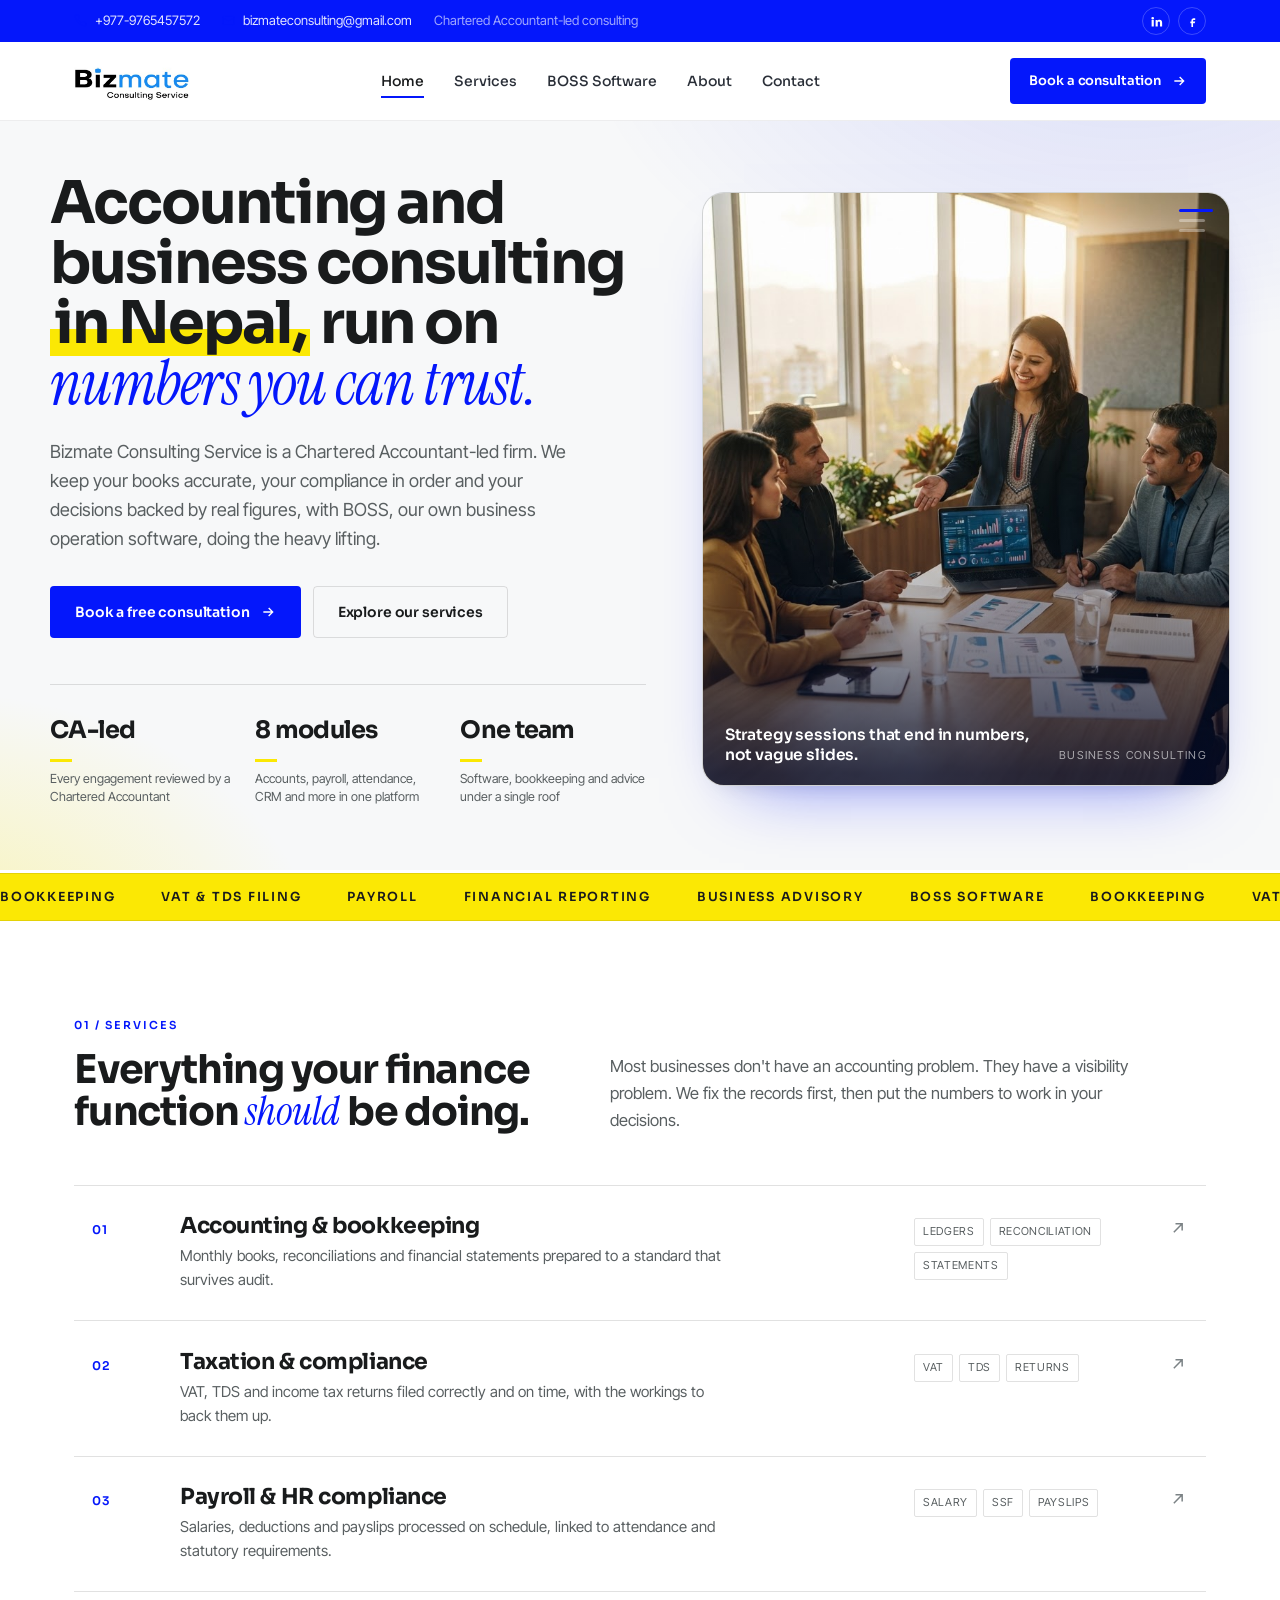
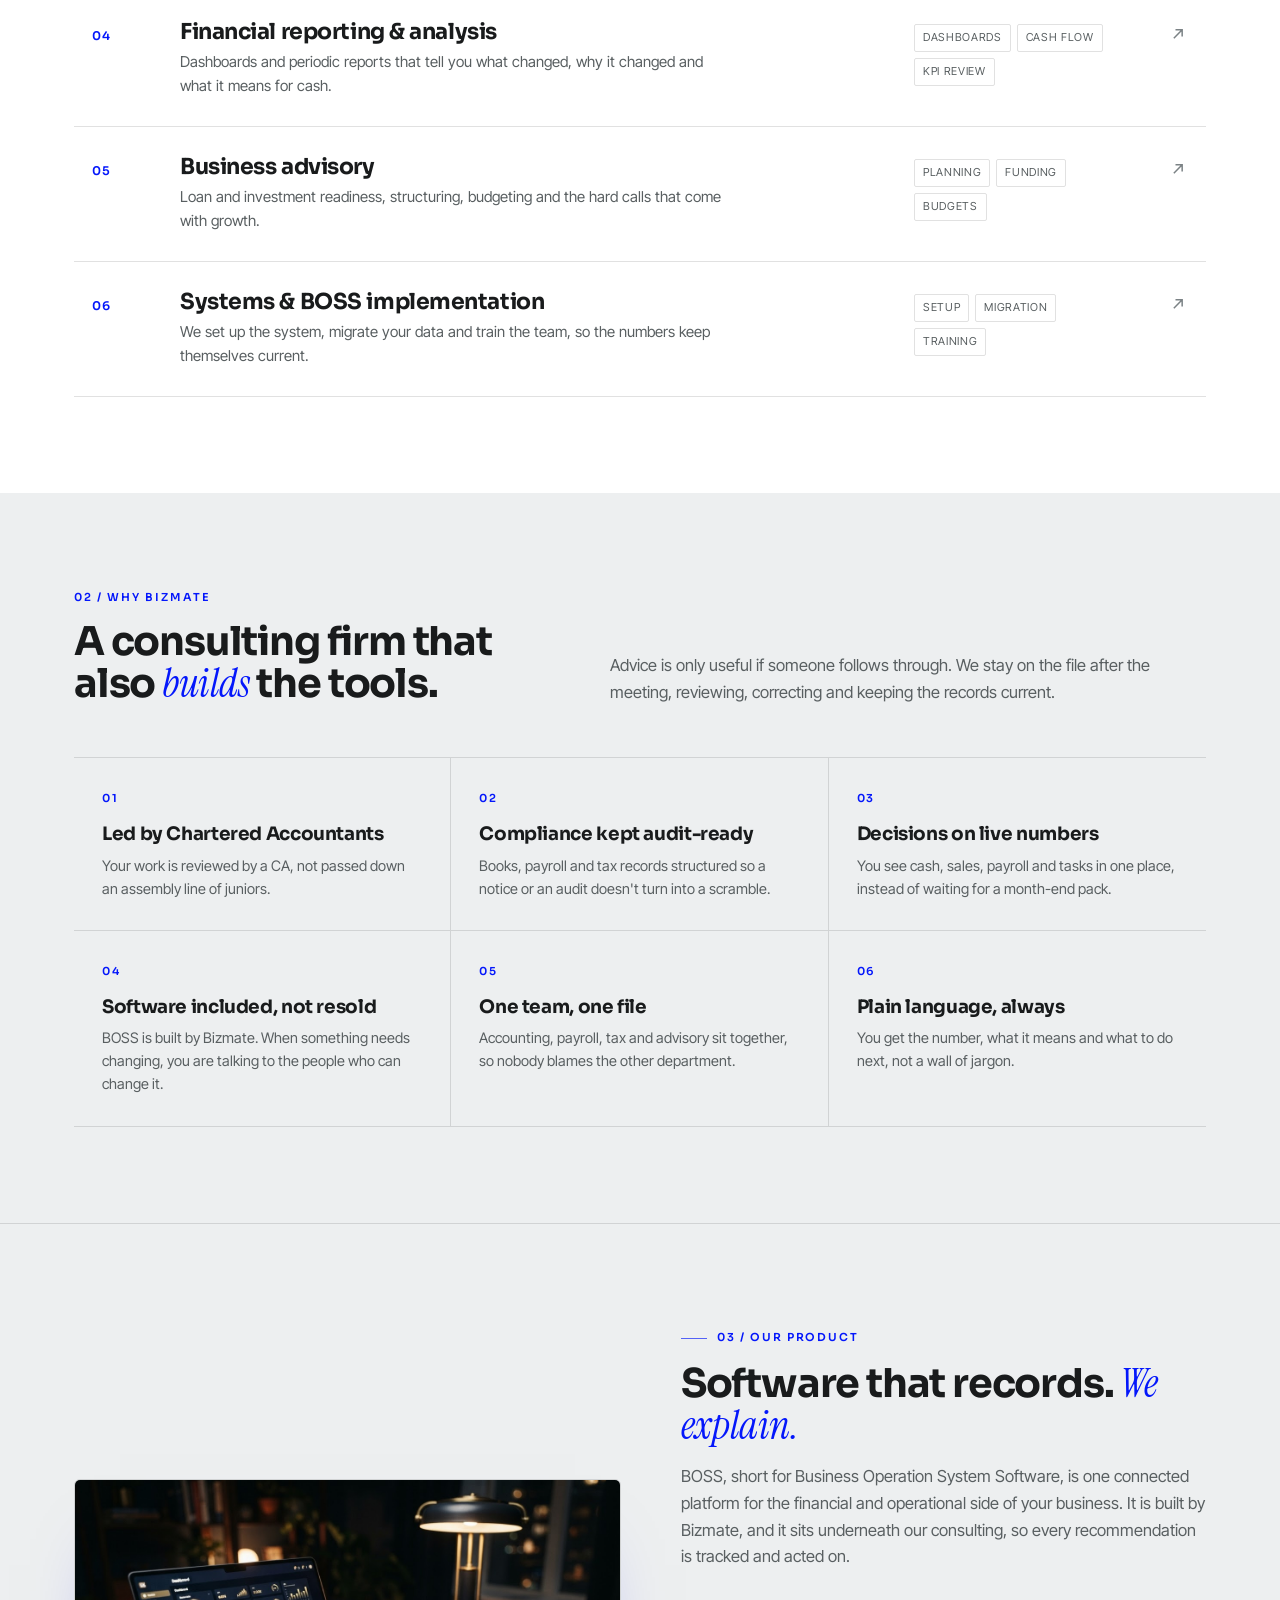
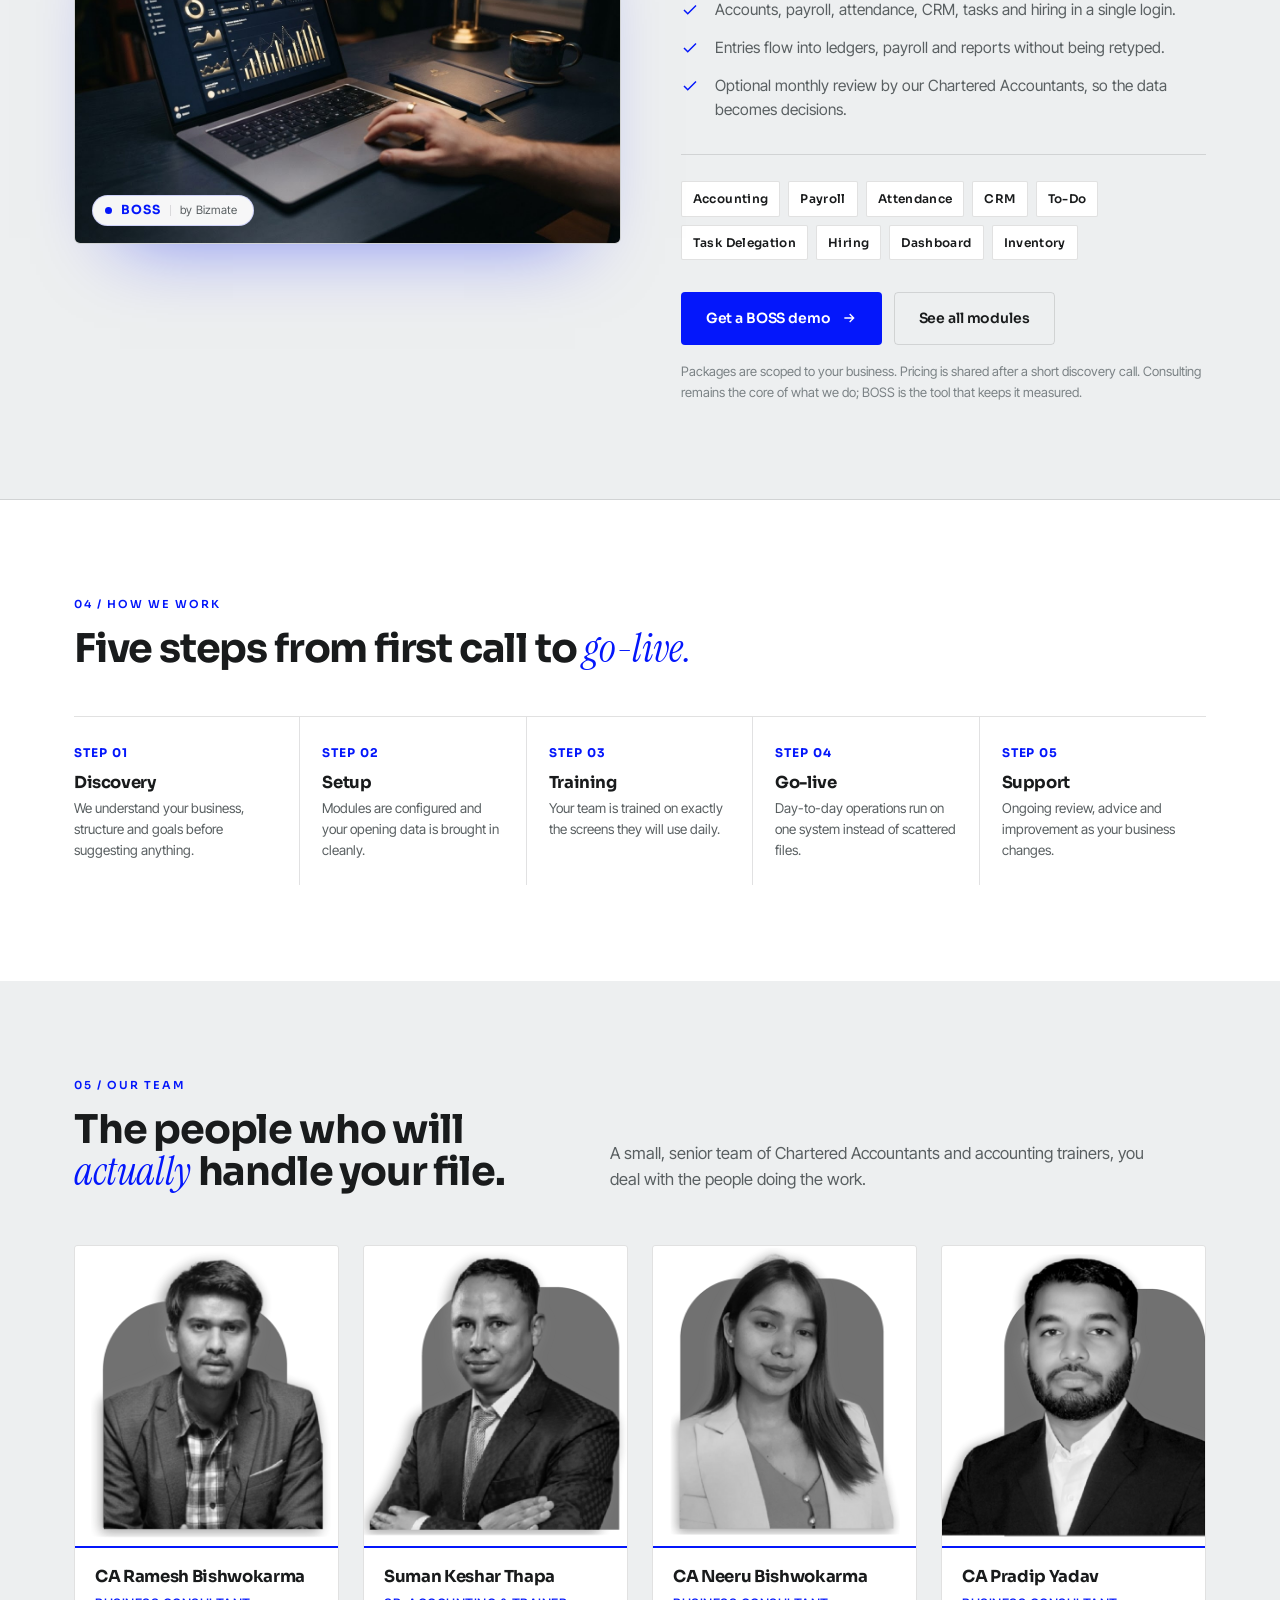
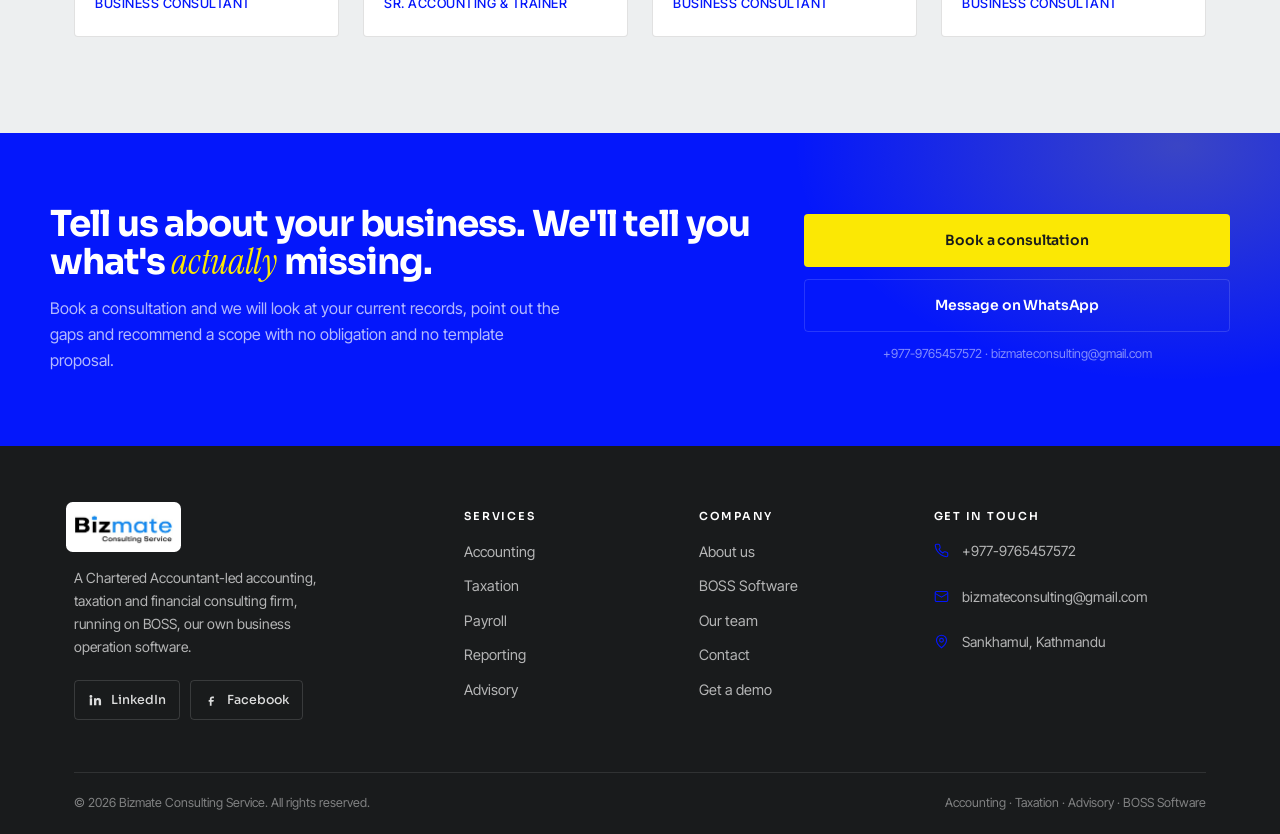
<file: index.html>
<!doctype html>
<html lang="en">
  <head>
    <meta charset="utf-8" />
    <meta name="viewport" content="width=device-width, initial-scale=1" />
    <title>
      Bizmate Consulting Service | Accounting &amp; Business Consulting in Nepal
    </title>
    <meta
      name="description"
      content="Chartered Accountant-led accounting, taxation, payroll and business consulting in Nepal. Clear numbers, audit-ready compliance, and BOSS, our own business operation software."
    />
    <meta
      name="keywords"
      content="business consulting Nepal, chartered accountant Nepal, accounting services Kathmandu, tax filing Nepal, payroll services Nepal, BOSS software, Bizmate Consulting"
    />
    <meta name="author" content="Bizmate Consulting Service" />
    <meta name="robots" content="index, follow" />
    <link rel="canonical" href="https://bizmateconsulting.com.np/" />
    <meta property="og:type" content="website" />
    <meta property="og:site_name" content="Bizmate Consulting Service" />
    <meta
      property="og:title"
      content="Bizmate Consulting Service | Accounting &amp; Business Consulting in Nepal"
    />
    <meta
      property="og:description"
      content="Chartered Accountant-led accounting, taxation and business consulting in Nepal, powered by BOSS, our own business operation software."
    />
    <meta property="og:url" content="https://bizmateconsulting.com.np/" />
    <meta name="twitter:card" content="summary_large_image" />
    <meta name="theme-color" content="#0417FB" />
    <link rel="icon" href="assets/bizmate-logo.jpg" />
    <link rel="preconnect" href="https://fonts.googleapis.com" />
    <link rel="preconnect" href="https://fonts.gstatic.com" crossorigin />
    <link
      href="https://fonts.googleapis.com/css2?family=Sora:wght@400;500;600;700;800&family=Inter+Tight:wght@400;500;600&family=Instrument+Serif:ital@0;1&display=swap"
      rel="stylesheet"
    />
    <link rel="stylesheet" href="styles.css" />
    <script type="application/ld+json">
      {
        "@context": "https://schema.org",
        "@type": "AccountingService",
        "name": "Bizmate Consulting Service",
        "description": "Accounting, taxation and financial consulting firm led by Chartered Accountants in Nepal.",
        "email": "bizmateconsulting@gmail.com",
        "telephone": "+977-9765457572",
        "url": "https://bizmateconsulting.com.np/",
        "areaServed": "Nepal",
        "sameAs": [
          "https://www.linkedin.com/company/bizmate-consulting-services/home/",
          "https://www.facebook.com/bizmateconsulting/"
        ],
        "serviceType": [
          "Accounting",
          "Taxation",
          "Payroll",
          "Business Consulting",
          "Business Software"
        ]
      }
    </script>
  </head>
  <body>
    <a class="skip" href="#main">Skip to content</a>

    <!-- TOPBAR -->
    <div class="topbar">
      <div class="wrap topbar-inner">
        <div class="topbar-left">
          <a class="topbar-item" href="tel:+9779765457572">
            <svg
              viewBox="0 0 24 24"
              fill="none"
              stroke="currentColor"
              stroke-width="1.8"
              aria-hidden="true"
            >
              <path
                d="M22 16.9v3a2 2 0 0 1-2.2 2 19.8 19.8 0 0 1-8.6-3.1 19.5 19.5 0 0 1-6-6A19.8 19.8 0 0 1 2.1 4.2 2 2 0 0 1 4.1 2h3a2 2 0 0 1 2 1.7c.1 1 .4 1.9.7 2.8a2 2 0 0 1-.5 2.1L8.1 9.9a16 16 0 0 0 6 6l1.3-1.3a2 2 0 0 1 2.1-.5c.9.3 1.8.6 2.8.7a2 2 0 0 1 1.7 2Z"
              />
            </svg>
            +977-9765457572
          </a>
          <a class="topbar-item" href="mailto:bizmateconsulting@gmail.com">
            <svg
              viewBox="0 0 24 24"
              fill="none"
              stroke="currentColor"
              stroke-width="1.8"
              aria-hidden="true"
            >
              <rect x="2" y="4" width="20" height="16" rx="2" />
              <path d="m2 7 10 6 10-6" />
            </svg>
            bizmateconsulting@gmail.com
          </a>
          <span class="tb-note">Chartered Accountant-led consulting</span>
        </div>
        <div class="social" aria-label="Bizmate on social media">
          <a
            href="https://www.linkedin.com/company/bizmate-consulting-services/home/"
            target="_blank"
            rel="noopener noreferrer"
            aria-label="Bizmate Consulting on LinkedIn"
          >
            <svg viewBox="0 0 24 24" fill="currentColor" aria-hidden="true">
              <path
                d="M4.98 3.5a2.5 2.5 0 1 1 0 5 2.5 2.5 0 0 1 0-5ZM3 9h4v12H3V9Zm7 0h3.8v1.7h.05c.53-.95 1.83-1.95 3.77-1.95 4.03 0 4.78 2.5 4.78 5.75V21h-4v-5.7c0-1.36-.02-3.1-1.9-3.1-1.9 0-2.2 1.47-2.2 2.99V21h-4V9Z"
              />
            </svg>
          </a>
          <a
            href="https://www.facebook.com/bizmateconsulting/"
            target="_blank"
            rel="noopener noreferrer"
            aria-label="Bizmate Consulting on Facebook"
          >
            <svg viewBox="0 0 24 24" fill="currentColor" aria-hidden="true">
              <path
                d="M14 9h3V6h-3c-2.2 0-4 1.8-4 4v2H8v3h2v7h3v-7h3l1-3h-4v-2c0-.6.4-1 1-1Z"
              />
            </svg>
          </a>
        </div>
      </div>
    </div>

    <!-- HEADER -->
    <header class="site-header" id="siteHeader">
      <div class="wrap header-inner">
        <a
          class="brand"
          href="index.html"
          aria-label="Bizmate Consulting Service, home"
        >
          <img
            class="brand-logo"
            src="assets/bizmate-logo.jpg"
            alt="Bizmate Consulting Service logo"
            width="116"
            height="40"
          />
        </a>
        <nav class="nav" aria-label="Primary">
          <a href="index.html" aria-current="page">Home</a>
          <a href="pages/services.html">Services</a>
          <a href="pages/boss.html">BOSS Software</a>
          <a href="pages/about.html">About</a>
          <a href="pages/contact.html">Contact</a>
        </nav>
        <div class="header-actions">
          <a class="btn btn--primary btn--sm" href="pages/contact.html#booking"
            >Book a consultation
            <svg
              viewBox="0 0 24 24"
              fill="none"
              stroke="currentColor"
              stroke-width="2"
              aria-hidden="true"
            >
              <path d="M5 12h14M13 6l6 6-6 6" />
            </svg>
          </a>
          <button
            class="nav-toggle"
            id="navToggle"
            aria-label="Open menu"
            aria-expanded="false"
            aria-controls="drawer"
          >
            <svg
              viewBox="0 0 24 24"
              fill="none"
              stroke="currentColor"
              stroke-width="1.8"
              aria-hidden="true"
            >
              <path d="M4 7h16M4 12h16M4 17h16" />
            </svg>
          </button>
        </div>
      </div>
    </header>

    <!-- MOBILE DRAWER -->
    <div class="drawer" id="drawer" aria-hidden="true">
      <div class="drawer-scrim" data-close></div>
      <div
        class="drawer-panel"
        role="dialog"
        aria-modal="true"
        aria-label="Menu"
      >
        <div class="drawer-head">
          <img
            class="brand-logo"
            src="assets/bizmate-logo.jpg"
            alt="Bizmate Consulting Service"
            width="87"
            height="30"
          />
          <button class="drawer-close" data-close aria-label="Close menu">
            <svg
              viewBox="0 0 24 24"
              fill="none"
              stroke="currentColor"
              stroke-width="2"
              aria-hidden="true"
            >
              <path d="M6 6l12 12M18 6 6 18" />
            </svg>
          </button>
        </div>
        <nav aria-label="Mobile">
          <a href="index.html">Home</a>
          <a href="pages/services.html">Services</a>
          <a href="pages/boss.html">BOSS Software</a>
          <a href="pages/about.html">About</a>
          <a href="pages/contact.html">Contact</a>
        </nav>
        <div class="drawer-foot">
          <a class="btn btn--primary" href="pages/contact.html#booking"
            >Book a consultation</a
          >
          <small>+977-9765457572<br />bizmateconsulting@gmail.com</small>
          <div class="social">
            <a
              href="https://www.linkedin.com/company/bizmate-consulting-services/home/"
              target="_blank"
              rel="noopener noreferrer"
              aria-label="LinkedIn"
            >
              <svg viewBox="0 0 24 24" fill="currentColor" aria-hidden="true">
                <path
                  d="M4.98 3.5a2.5 2.5 0 1 1 0 5 2.5 2.5 0 0 1 0-5ZM3 9h4v12H3V9Zm7 0h3.8v1.7h.05c.53-.95 1.83-1.95 3.77-1.95 4.03 0 4.78 2.5 4.78 5.75V21h-4v-5.7c0-1.36-.02-3.1-1.9-3.1-1.9 0-2.2 1.47-2.2 2.99V21h-4V9Z"
                />
              </svg>
            </a>
            <a
              href="https://www.facebook.com/bizmateconsulting/"
              target="_blank"
              rel="noopener noreferrer"
              aria-label="Facebook"
            >
              <svg viewBox="0 0 24 24" fill="currentColor" aria-hidden="true">
                <path
                  d="M14 9h3V6h-3c-2.2 0-4 1.8-4 4v2H8v3h2v7h3v-7h3l1-3h-4v-2c0-.6.4-1 1-1Z"
                />
              </svg>
            </a>
          </div>
        </div>
      </div>
    </div>

    <main id="main">
      <!-- HERO -->
      <section class="hero">
        <div class="wrap hero-grid">
          <div class="hero-copy">
            <h1>
              Accounting and business consulting
              <span class="mark">in Nepal,</span> run on
              <span class="serif">numbers you can trust.</span>
            </h1>
            <p class="hero-lede">
              Bizmate Consulting Service is a Chartered Accountant-led firm. We
              keep your books accurate, your compliance in order and your
              decisions backed by real figures, with BOSS, our own business
              operation software, doing the heavy lifting.
            </p>
            <div class="hero-cta">
              <a class="btn btn--primary" href="pages/contact.html#booking"
                >Book a free consultation
                <svg
                  viewBox="0 0 24 24"
                  fill="none"
                  stroke="currentColor"
                  stroke-width="2"
                  aria-hidden="true"
                >
                  <path d="M5 12h14M13 6l6 6-6 6" />
                </svg>
              </a>
              <a class="btn btn--ghost" href="pages/services.html"
                >Explore our services</a
              >
            </div>
            <div class="hero-meta">
              <div>
                <b>CA-led</b
                ><span
                  >Every engagement reviewed by a Chartered Accountant</span
                >
              </div>
              <div>
                <b>8 modules</b
                ><span
                  >Accounts, payroll, attendance, CRM and more in one
                  platform</span
                >
              </div>
              <div>
                <b>One team</b
                ><span
                  >Software, bookkeeping and advice under a single roof</span
                >
              </div>
            </div>
          </div>

          <div class="hero-visual">
            <div
              class="slideshow"
              id="heroSlideshow"
              aria-roledescription="carousel"
              aria-label="What we do at Bizmate"
            >
              <div
                class="slide is-active"
                data-caption="Business consulting"
                aria-hidden="false"
              >
                <img
                  src="assets/hero-consulting.jpg"
                  alt="Bizmate consultants reviewing business performance with a client"
                  width="1200"
                  height="800"
                />
                <div class="slide-caption">
                  <p>
                    Strategy sessions that end in numbers, not vague slides.
                  </p>
                  <small>Business consulting</small>
                </div>
              </div>
              <div
                class="slide"
                data-caption="Accounting &amp; taxation"
                aria-hidden="true"
              >
                <img
                  src="assets/hero-accounting.jpg"
                  alt="Chartered Accountant reviewing financial statements and ledgers"
                  width="1200"
                  height="800"
                  loading="lazy"
                />
                <div class="slide-caption">
                  <p>Books closed on time, every month, ready for audit.</p>
                  <small>Accounting &amp; tax</small>
                </div>
              </div>
              <div
                class="slide"
                data-caption="Compliance &amp; payroll"
                aria-hidden="true"
              >
                <img
                  src="assets/hero-compliance.jpg"
                  alt="Two professionals reviewing tax and compliance documents"
                  width="1200"
                  height="800"
                  loading="lazy"
                />
                <div class="slide-caption">
                  <p>VAT, TDS and payroll handled before the deadline bites.</p>
                  <small>Compliance</small>
                </div>
              </div>
              <div class="dots" role="tablist" aria-label="Choose a slide">
                <button
                  class="dot is-active"
                  role="tab"
                  aria-selected="true"
                  aria-label="Business consulting"
                ></button>
                <button
                  class="dot"
                  role="tab"
                  aria-selected="false"
                  aria-label="Accounting and taxation"
                ></button>
                <button
                  class="dot"
                  role="tab"
                  aria-selected="false"
                  aria-label="Compliance and payroll"
                ></button>
              </div>
            </div>
          </div>
        </div>
      </section>

      <!-- TICKER -->
      <div class="ticker" aria-hidden="true">
        <div class="ticker-track">
          <span>Bookkeeping</span><span>VAT &amp; TDS filing</span
          ><span>Payroll</span><span>Financial reporting</span
          ><span>Business advisory</span><span>BOSS software</span>
          <span>Bookkeeping</span><span>VAT &amp; TDS filing</span
          ><span>Payroll</span><span>Financial reporting</span
          ><span>Business advisory</span><span>BOSS software</span>
        </div>
      </div>

      <!-- SERVICES -->
      <section class="section" id="services">
        <div class="wrap">
          <div class="section-head">
            <div>
              <span class="section-index">01 / Services</span>
              <h2 class="section-title">
                Everything your finance function
                <span class="serif">should</span> be doing.
              </h2>
            </div>
            <p class="section-lede">
              Most businesses don't have an accounting problem. They have a
              visibility problem. We fix the records first, then put the numbers
              to work in your decisions.
            </p>
          </div>
          <div class="svc-list">
            <a class="svc-row reveal" href="pages/services.html#accounting">
              <span class="svc-num">01</span>
              <div>
                <h3 class="svc-title">Accounting &amp; bookkeeping</h3>
                <p class="svc-desc">
                  Monthly books, reconciliations and financial statements
                  prepared to a standard that survives audit.
                </p>
              </div>
              <ul class="svc-tags">
                <li>Ledgers</li>
                <li>Reconciliation</li>
                <li>Statements</li>
              </ul>
              <span class="svc-arrow"
                ><svg
                  viewBox="0 0 24 24"
                  fill="none"
                  stroke="currentColor"
                  stroke-width="1.8"
                >
                  <path d="M7 17 17 7M9 7h8v8" /></svg
              ></span>
            </a>
            <a class="svc-row reveal" href="pages/services.html#tax">
              <span class="svc-num">02</span>
              <div>
                <h3 class="svc-title">Taxation &amp; compliance</h3>
                <p class="svc-desc">
                  VAT, TDS and income tax returns filed correctly and on time,
                  with the workings to back them up.
                </p>
              </div>
              <ul class="svc-tags">
                <li>VAT</li>
                <li>TDS</li>
                <li>Returns</li>
              </ul>
              <span class="svc-arrow"
                ><svg
                  viewBox="0 0 24 24"
                  fill="none"
                  stroke="currentColor"
                  stroke-width="1.8"
                >
                  <path d="M7 17 17 7M9 7h8v8" /></svg
              ></span>
            </a>
            <a class="svc-row reveal" href="pages/services.html#payroll">
              <span class="svc-num">03</span>
              <div>
                <h3 class="svc-title">Payroll &amp; HR compliance</h3>
                <p class="svc-desc">
                  Salaries, deductions and payslips processed on schedule,
                  linked to attendance and statutory requirements.
                </p>
              </div>
              <ul class="svc-tags">
                <li>Salary</li>
                <li>SSF</li>
                <li>Payslips</li>
              </ul>
              <span class="svc-arrow"
                ><svg
                  viewBox="0 0 24 24"
                  fill="none"
                  stroke="currentColor"
                  stroke-width="1.8"
                >
                  <path d="M7 17 17 7M9 7h8v8" /></svg
              ></span>
            </a>
            <a class="svc-row reveal" href="pages/services.html#reporting">
              <span class="svc-num">04</span>
              <div>
                <h3 class="svc-title">Financial reporting &amp; analysis</h3>
                <p class="svc-desc">
                  Dashboards and periodic reports that tell you what changed,
                  why it changed and what it means for cash.
                </p>
              </div>
              <ul class="svc-tags">
                <li>Dashboards</li>
                <li>Cash flow</li>
                <li>KPI review</li>
              </ul>
              <span class="svc-arrow"
                ><svg
                  viewBox="0 0 24 24"
                  fill="none"
                  stroke="currentColor"
                  stroke-width="1.8"
                >
                  <path d="M7 17 17 7M9 7h8v8" /></svg
              ></span>
            </a>
            <a class="svc-row reveal" href="pages/services.html#advisory">
              <span class="svc-num">05</span>
              <div>
                <h3 class="svc-title">Business advisory</h3>
                <p class="svc-desc">
                  Loan and investment readiness, structuring, budgeting and the
                  hard calls that come with growth.
                </p>
              </div>
              <ul class="svc-tags">
                <li>Planning</li>
                <li>Funding</li>
                <li>Budgets</li>
              </ul>
              <span class="svc-arrow"
                ><svg
                  viewBox="0 0 24 24"
                  fill="none"
                  stroke="currentColor"
                  stroke-width="1.8"
                >
                  <path d="M7 17 17 7M9 7h8v8" /></svg
              ></span>
            </a>
            <a class="svc-row reveal" href="pages/services.html#systems">
              <span class="svc-num">06</span>
              <div>
                <h3 class="svc-title">Systems &amp; BOSS implementation</h3>
                <p class="svc-desc">
                  We set up the system, migrate your data and train the team, so
                  the numbers keep themselves current.
                </p>
              </div>
              <ul class="svc-tags">
                <li>Setup</li>
                <li>Migration</li>
                <li>Training</li>
              </ul>
              <span class="svc-arrow"
                ><svg
                  viewBox="0 0 24 24"
                  fill="none"
                  stroke="currentColor"
                  stroke-width="1.8"
                >
                  <path d="M7 17 17 7M9 7h8v8" /></svg
              ></span>
            </a>
          </div>
        </div>
      </section>

      <!-- WHY US -->
      <section class="section section--paper">
        <div class="wrap">
          <div class="section-head">
            <div>
              <span class="section-index">02 / Why Bizmate</span>
              <h2 class="section-title">
                A consulting firm that also
                <span class="serif">builds</span> the tools.
              </h2>
            </div>
            <p class="section-lede">
              Advice is only useful if someone follows through. We stay on the
              file after the meeting, reviewing, correcting and keeping the
              records current.
            </p>
          </div>
          <div class="grid-3">
            <article class="feature reveal">
              <span class="num">01</span>
              <h3>Led by Chartered Accountants</h3>
              <p>
                Your work is reviewed by a CA, not passed down an assembly line
                of juniors.
              </p>
            </article>
            <article class="feature reveal">
              <span class="num">02</span>
              <h3>Compliance kept audit-ready</h3>
              <p>
                Books, payroll and tax records structured so a notice or an
                audit doesn't turn into a scramble.
              </p>
            </article>
            <article class="feature reveal">
              <span class="num">03</span>
              <h3>Decisions on live numbers</h3>
              <p>
                You see cash, sales, payroll and tasks in one place, instead of
                waiting for a month-end pack.
              </p>
            </article>
            <article class="feature reveal">
              <span class="num">04</span>
              <h3>Software included, not resold</h3>
              <p>
                BOSS is built by Bizmate. When something needs changing, you are
                talking to the people who can change it.
              </p>
            </article>
            <article class="feature reveal">
              <span class="num">05</span>
              <h3>One team, one file</h3>
              <p>
                Accounting, payroll, tax and advisory sit together, so nobody
                blames the other department.
              </p>
            </article>
            <article class="feature reveal">
              <span class="num">06</span>
              <h3>Plain language, always</h3>
              <p>
                You get the number, what it means and what to do next, not a
                wall of jargon.
              </p>
            </article>
          </div>
        </div>
      </section>

      <!-- BOSS -->
      <section class="section section--ink" id="boss">
        <div class="wrap boss-grid">
          <div class="boss-visual reveal">
            <img
              src="assets/boss-software.jpg"
              alt="BOSS business operation software dashboard on a laptop"
              width="1200"
              height="800"
              loading="lazy"
            />
            <div class="boss-badge"><b>BOSS</b><span>by Bizmate</span></div>
          </div>
          <div>
            <span class="eyebrow">03 / Our product</span>
            <h2 class="section-title" style="margin-top: 16px">
              Software that records. <span class="serif">We explain.</span>
            </h2>
            <p class="section-lede" style="margin-top: 16px">
              BOSS, short for Business Operation System Software, is one
              connected platform for the financial and operational side of your
              business. It is built by Bizmate, and it sits underneath our
              consulting, so every recommendation is tracked and acted on.
            </p>
            <ul class="boss-points">
              <li>
                <svg
                  viewBox="0 0 24 24"
                  fill="none"
                  stroke="currentColor"
                  stroke-width="2"
                >
                  <path d="M20 6 9 17l-5-5" /></svg
                ><span
                  >Accounts, payroll, attendance, CRM, tasks and hiring in a
                  single login.</span
                >
              </li>
              <li>
                <svg
                  viewBox="0 0 24 24"
                  fill="none"
                  stroke="currentColor"
                  stroke-width="2"
                >
                  <path d="M20 6 9 17l-5-5" /></svg
                ><span
                  >Entries flow into ledgers, payroll and reports without being
                  retyped.</span
                >
              </li>
              <li>
                <svg
                  viewBox="0 0 24 24"
                  fill="none"
                  stroke="currentColor"
                  stroke-width="2"
                >
                  <path d="M20 6 9 17l-5-5" /></svg
                ><span
                  >Optional monthly review by our Chartered Accountants, so the
                  data becomes decisions.</span
                >
              </li>
            </ul>
            <ul class="modules" aria-label="BOSS modules">
              <li>Accounting</li>
              <li>Payroll</li>
              <li>Attendance</li>
              <li>CRM</li>
              <li>To-Do</li>
              <li>Task Delegation</li>
              <li>Hiring</li>
              <li>Dashboard</li>
              <li>Inventory</li>
            </ul>
            <div class="boss-cta">
              <a
                class="btn btn--primary"
                href="pages/contact.html?service=BOSS%20Demo#booking"
                id="getDemo"
                >Get a BOSS demo
                <svg
                  viewBox="0 0 24 24"
                  fill="none"
                  stroke="currentColor"
                  stroke-width="2"
                  aria-hidden="true"
                >
                  <path d="M5 12h14M13 6l6 6-6 6" />
                </svg>
              </a>
              <a class="btn btn--ghost" href="pages/boss.html"
                >See all modules</a
              >
            </div>
            <p class="boss-note">
              Packages are scoped to your business. Pricing is shared after a
              short discovery call. Consulting remains the core of what we do;
              BOSS is the tool that keeps it measured.
            </p>
          </div>
        </div>
      </section>

      <!-- PROCESS -->
      <section class="section">
        <div class="wrap">
          <div class="section-head--stack">
            <span class="section-index">04 / How we work</span>
            <h2 class="section-title">
              Five steps from first call to <span class="serif">go-live.</span>
            </h2>
          </div>
          <div class="steps">
            <div class="step reveal">
              <b>STEP 01</b>
              <h3>Discovery</h3>
              <p>
                We understand your business, structure and goals before
                suggesting anything.
              </p>
            </div>
            <div class="step reveal">
              <b>STEP 02</b>
              <h3>Setup</h3>
              <p>
                Modules are configured and your opening data is brought in
                cleanly.
              </p>
            </div>
            <div class="step reveal">
              <b>STEP 03</b>
              <h3>Training</h3>
              <p>
                Your team is trained on exactly the screens they will use daily.
              </p>
            </div>
            <div class="step reveal">
              <b>STEP 04</b>
              <h3>Go-live</h3>
              <p>
                Day-to-day operations run on one system instead of scattered
                files.
              </p>
            </div>
            <div class="step reveal">
              <b>STEP 05</b>
              <h3>Support</h3>
              <p>
                Ongoing review, advice and improvement as your business changes.
              </p>
            </div>
          </div>
        </div>
      </section>

      <!-- TEAM -->
      <section class="section section--paper" id="team">
        <div class="wrap">
          <div class="section-head">
            <div>
              <span class="section-index">05 / Our team</span>
              <h2 class="section-title">
                The people who will <span class="serif">actually</span> handle
                your file.
              </h2>
            </div>
            <p class="section-lede">
              A small, senior team of Chartered Accountants and accounting
              trainers, you deal with the people doing the work.
            </p>
          </div>
          <div class="team-grid">
            <article class="team-card reveal">
              <div class="team-photo">
                <img
                  src="assets/team-ramesh.jpg"
                  alt="CA Ramesh Bishwokarma, Business Consultant"
                  width="600"
                  height="690"
                  loading="lazy"
                />
              </div>
              <div class="team-body">
                <h3>CA Ramesh Bishwokarma</h3>
                <p>Business Consultant</p>
              </div>
            </article>
            <article class="team-card reveal">
              <div class="team-photo">
                <img
                  src="assets/team-suman.jpg"
                  alt="Suman Keshar Thapa, Senior Accounting Trainer"
                  width="600"
                  height="690"
                  loading="lazy"
                />
              </div>
              <div class="team-body">
                <h3>Suman Keshar Thapa</h3>
                <p>Sr. Accounting &amp; Trainer</p>
              </div>
            </article>
            <article class="team-card reveal">
              <div class="team-photo">
                <img
                  src="assets/team-neeru.jpg"
                  alt="CA Neeru Bishwokarma, Business Consultant"
                  width="600"
                  height="690"
                  loading="lazy"
                />
              </div>
              <div class="team-body">
                <h3>CA Neeru Bishwokarma</h3>
                <p>Business Consultant</p>
              </div>
            </article>
            <article class="team-card reveal">
              <div class="team-photo">
                <img
                  src="../assets/team-pradeep.jpg"
                  alt="CA Pradip Yadav, Business Consultant"
                  width="600"
                  height="690"
                  loading="lazy"
                />
              </div>
              <div class="team-body">
                <h3>CA Pradip Yadav</h3>
                <p>Business Consultant</p>
              </div>
            </article>
          </div>
        </div>
      </section>

      <!-- CTA -->
      <section class="cta-band">
        <div class="wrap cta-inner">
          <div>
            <h2>
              Tell us about your business. We'll tell you what's
              <span class="serif">actually</span> missing.
            </h2>
            <p>
              Book a consultation and we will look at your current records,
              point out the gaps and recommend a scope with no obligation and no
              template proposal.
            </p>
          </div>
          <div class="cta-actions">
            <a class="btn btn--primary" href="pages/contact.html#booking"
              >Book a consultation</a
            >
            <a
              class="btn btn--ghost-light"
              href="https://wa.me/9779765457572"
              target="_blank"
              rel="noopener noreferrer"
              >Message on WhatsApp</a
            >
            <small>+977-9765457572 · bizmateconsulting@gmail.com</small>
          </div>
        </div>
      </section>
    </main>

    <!-- FOOTER -->
    <footer class="site-footer">
      <div class="wrap">
        <div class="footer-grid">
          <div class="footer-brand">
            <img
              src="assets/bizmate-logo.jpg"
              alt="Bizmate Consulting Service"
              width="99"
              height="34"
            />
            <p>
              A Chartered Accountant-led accounting, taxation and financial
              consulting firm, running on BOSS, our own business operation
              software.
            </p>
            <div class="footer-social">
              <a
                href="https://www.linkedin.com/company/bizmate-consulting-services/home/"
                target="_blank"
                rel="noopener noreferrer"
                aria-label="Bizmate Consulting on LinkedIn"
              >
                <svg viewBox="0 0 24 24" fill="currentColor" aria-hidden="true">
                  <path
                    d="M4.98 3.5a2.5 2.5 0 1 1 0 5 2.5 2.5 0 0 1 0-5ZM3 9h4v12H3V9Zm7 0h3.8v1.7h.05c.53-.95 1.83-1.95 3.77-1.95 4.03 0 4.78 2.5 4.78 5.75V21h-4v-5.7c0-1.36-.02-3.1-1.9-3.1-1.9 0-2.2 1.47-2.2 2.99V21h-4V9Z"
                  />
                </svg>
                <span>LinkedIn</span>
              </a>
              <a
                href="https://www.facebook.com/bizmateconsulting/"
                target="_blank"
                rel="noopener noreferrer"
                aria-label="Bizmate Consulting on Facebook"
              >
                <svg viewBox="0 0 24 24" fill="currentColor" aria-hidden="true">
                  <path
                    d="M14 9h3V6h-3c-2.2 0-4 1.8-4 4v2H8v3h2v7h3v-7h3l1-3h-4v-2c0-.6.4-1 1-1Z"
                  />
                </svg>
                <span>Facebook</span>
              </a>
            </div>
          </div>
          <div class="footer-col">
            <h4>Services</h4>
            <ul>
              <li><a href="pages/services.html#accounting">Accounting</a></li>
              <li><a href="pages/services.html#tax">Taxation</a></li>
              <li><a href="pages/services.html#payroll">Payroll</a></li>
              <li><a href="pages/services.html#reporting">Reporting</a></li>
              <li><a href="pages/services.html#advisory">Advisory</a></li>
            </ul>
          </div>
          <div class="footer-col">
            <h4>Company</h4>
            <ul>
              <li><a href="pages/about.html">About us</a></li>
              <li><a href="pages/boss.html">BOSS Software</a></li>
              <li><a href="index.html#team">Our team</a></li>
              <li><a href="pages/contact.html">Contact</a></li>
              <li>
                <a href="pages/contact.html?service=BOSS%20Demo#booking"
                  >Get a demo</a
                >
              </li>
            </ul>
          </div>
          <div class="footer-col">
            <h4>Get in touch</h4>
            <ul class="footer-contact">
              <li>
                <svg
                  viewBox="0 0 24 24"
                  fill="none"
                  stroke="currentColor"
                  stroke-width="1.8"
                >
                  <path
                    d="M22 16.9v3a2 2 0 0 1-2.2 2 19.8 19.8 0 0 1-8.6-3.1 19.5 19.5 0 0 1-6-6A19.8 19.8 0 0 1 2.1 4.2 2 2 0 0 1 4.1 2h3a2 2 0 0 1 2 1.7c.1 1 .4 1.9.7 2.8a2 2 0 0 1-.5 2.1L8.1 9.9a16 16 0 0 0 6 6l1.3-1.3a2 2 0 0 1 2.1-.5c.9.3 1.8.6 2.8.7a2 2 0 0 1 1.7 2Z"
                  /></svg
                ><a href="tel:+9779765457572">+977-9765457572</a>
              </li>
              <li>
                <svg
                  viewBox="0 0 24 24"
                  fill="none"
                  stroke="currentColor"
                  stroke-width="1.8"
                >
                  <rect x="2" y="4" width="20" height="16" rx="2" />
                  <path d="m2 7 10 6 10-6" /></svg
                ><a href="mailto:bizmateconsulting@gmail.com"
                  >bizmateconsulting@gmail.com</a
                >
              </li>
              <li>
                <svg
                  viewBox="0 0 24 24"
                  fill="none"
                  stroke="currentColor"
                  stroke-width="1.8"
                >
                  <path d="M20 10c0 6-8 12-8 12S4 16 4 10a8 8 0 0 1 16 0Z" />
                  <circle cx="12" cy="10" r="3" /></svg
                ><span>Sankhamul, Kathmandu</span>
              </li>
            </ul>
          </div>
        </div>
        <div class="footer-bottom">
          <span
            >© <span id="year">2026</span> Bizmate Consulting Service. All
            rights reserved.</span
          >
          <span>Accounting · Taxation · Advisory · BOSS Software</span>
        </div>
      </div>
    </footer>

    <script src="script.js"></script>
  </body>
</html>
</file>
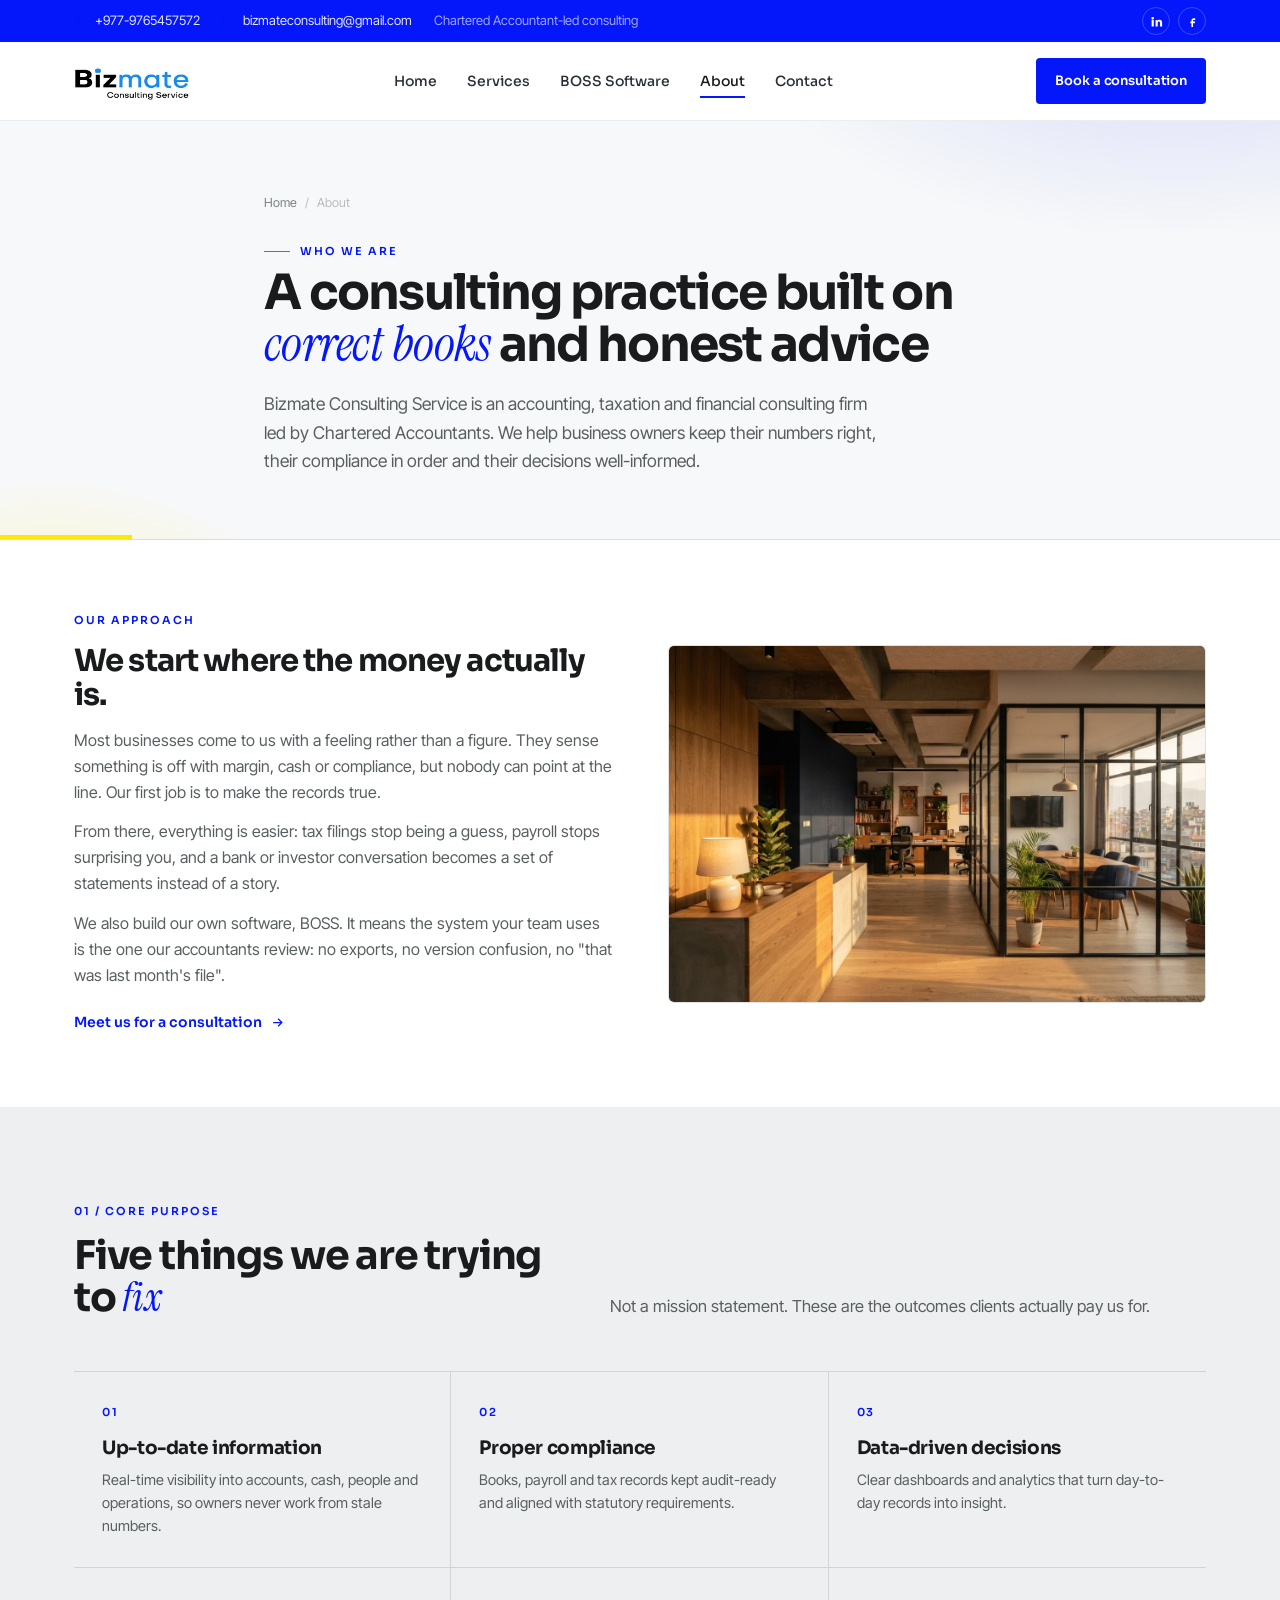
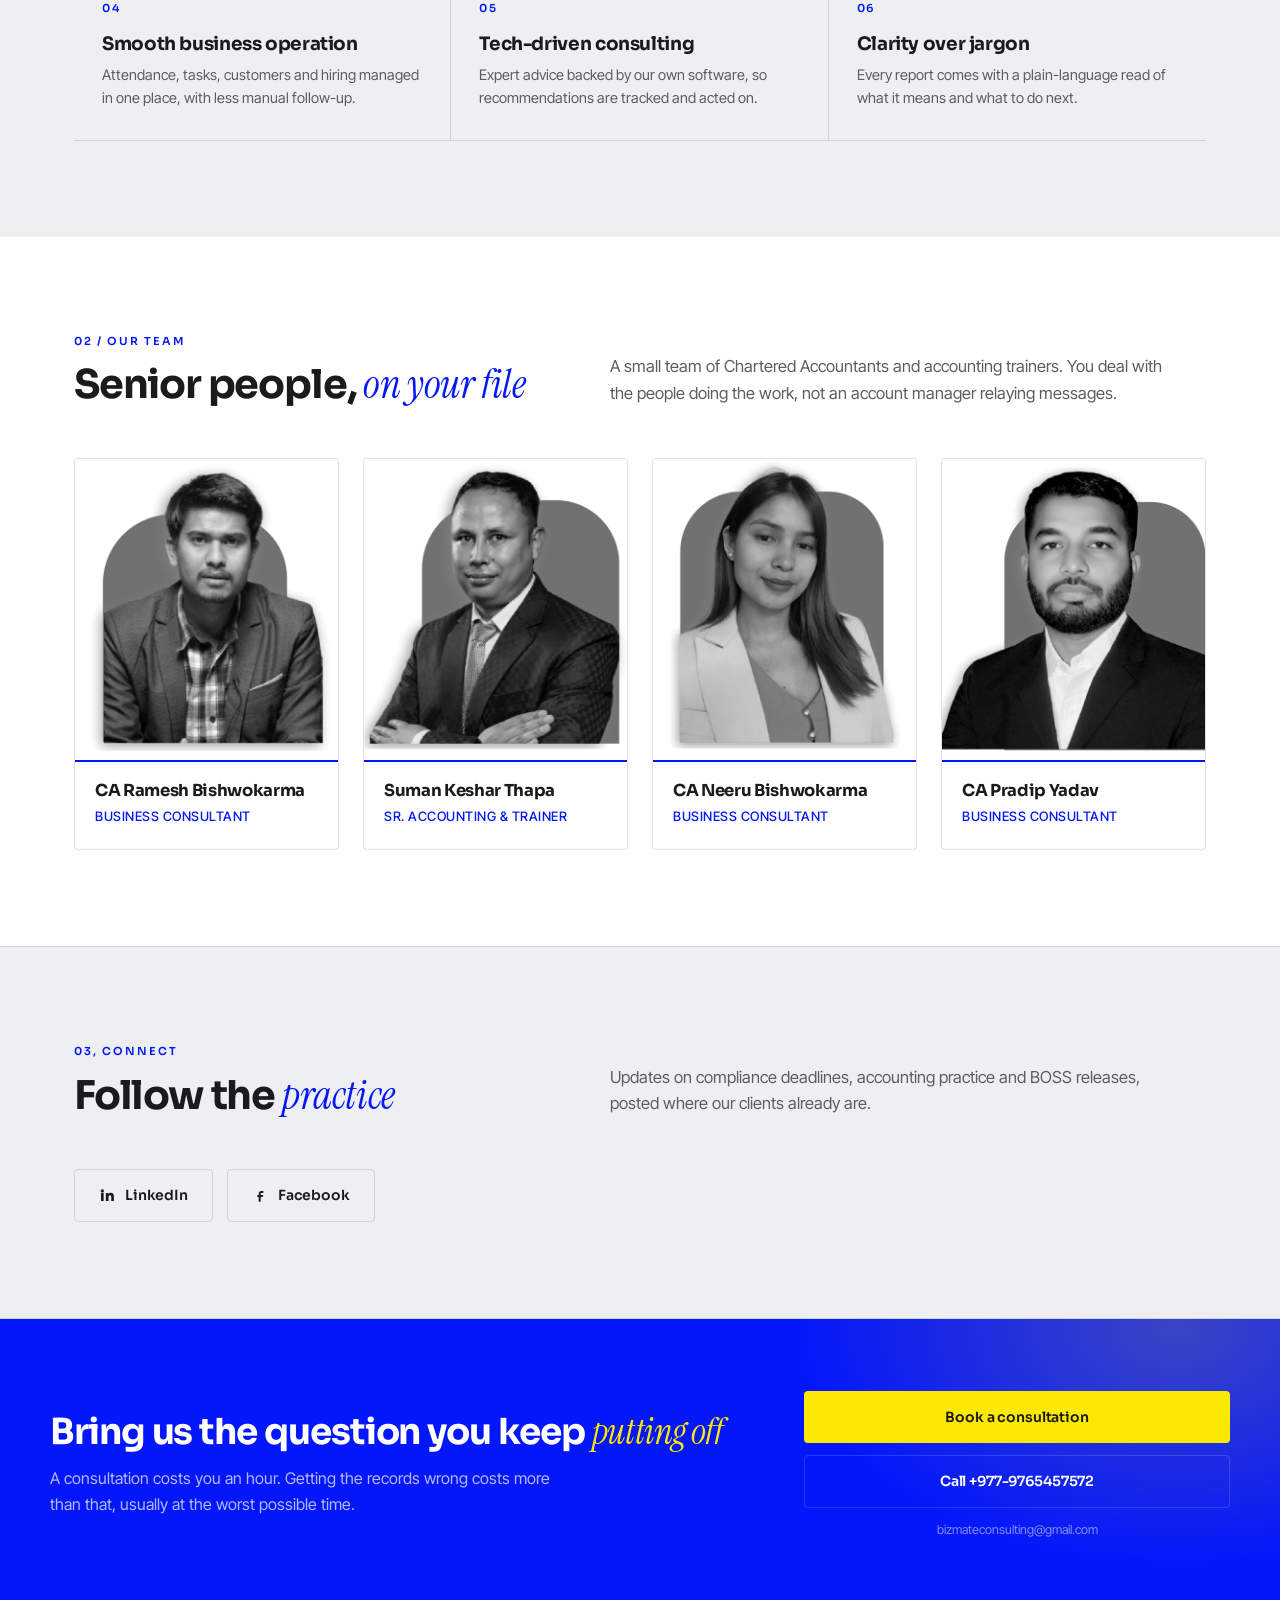
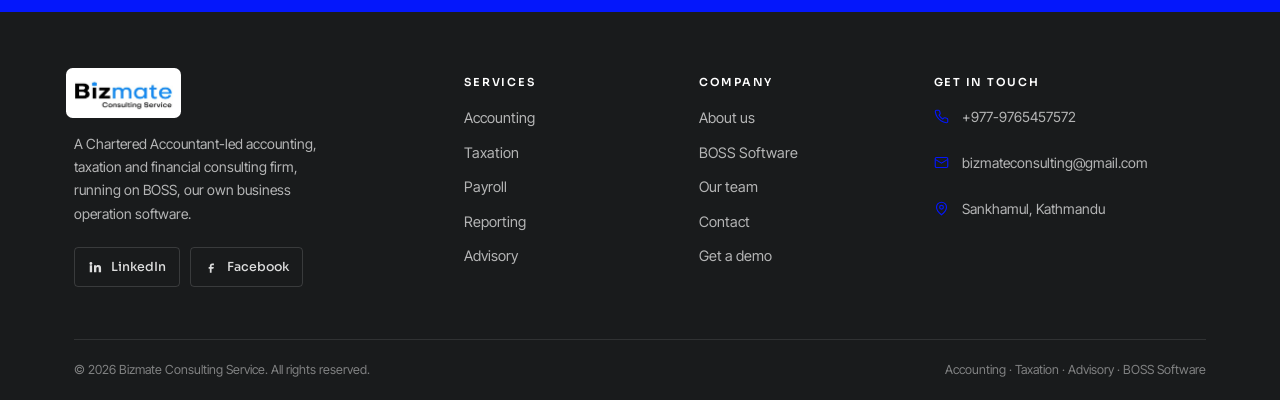
<file: pages/about.html>
<!doctype html>
<html lang="en">
  <head>
    <meta charset="utf-8" />
    <meta name="viewport" content="width=device-width, initial-scale=1" />
    <title>
      About Bizmate Consulting Service | Chartered Accountants in Nepal
    </title>
    <meta
      name="description"
      content="Bizmate Consulting Service is an accounting, taxation and financial consulting firm led by Chartered Accountants, helping business owners keep numbers right and compliance in order."
    />
    <meta name="robots" content="index, follow" />
    <link
      rel="canonical"
      href="https://bizmateconsulting.com.np/pages/about.html"
    />
    <meta property="og:title" content="About Bizmate Consulting Service" />
    <meta
      property="og:description"
      content="An accounting, taxation and financial consulting firm led by Chartered Accountants in Nepal."
    />
    <meta name="theme-color" content="#0B0C0E" />
    <link rel="icon" href="../assets/bizmate-logo.jpg" />
    <link rel="preconnect" href="https://fonts.googleapis.com" />
    <link rel="preconnect" href="https://fonts.gstatic.com" crossorigin />
    <link
      href="https://fonts.googleapis.com/css2?family=Sora:wght@400;500;600;700;800&family=Inter+Tight:wght@400;500;600&family=Instrument+Serif:ital@0;1&display=swap"
      rel="stylesheet"
    />
    <link rel="stylesheet" href="../styles.css" />
  </head>
  <body>
    <a class="skip" href="#main">Skip to content</a>

    <div class="topbar">
      <div class="wrap topbar-inner">
        <div class="topbar-left">
          <a class="topbar-item" href="tel:+9779765457572"
            ><svg
              viewBox="0 0 24 24"
              fill="none"
              stroke="currentColor"
              stroke-width="1.8"
              aria-hidden="true"
            >
              <path
                d="M22 16.9v3a2 2 0 0 1-2.2 2 19.8 19.8 0 0 1-8.6-3.1 19.5 19.5 0 0 1-6-6A19.8 19.8 0 0 1 2.1 4.2 2 2 0 0 1 4.1 2h3a2 2 0 0 1 2 1.7c.1 1 .4 1.9.7 2.8a2 2 0 0 1-.5 2.1L8.1 9.9a16 16 0 0 0 6 6l1.3-1.3a2 2 0 0 1 2.1-.5c.9.3 1.8.6 2.8.7a2 2 0 0 1 1.7 2Z"
              />
            </svg>
            +977-9765457572</a
          >
          <a class="topbar-item" href="mailto:bizmateconsulting@gmail.com"
            ><svg
              viewBox="0 0 24 24"
              fill="none"
              stroke="currentColor"
              stroke-width="1.8"
              aria-hidden="true"
            >
              <rect x="2" y="4" width="20" height="16" rx="2" />
              <path d="m2 7 10 6 10-6" />
            </svg>
            bizmateconsulting@gmail.com</a
          >
          <span class="tb-note">Chartered Accountant-led consulting</span>
        </div>
        <div class="social" aria-label="Bizmate on social media">
          <a
            href="https://www.linkedin.com/company/bizmate-consulting-services/home/"
            target="_blank"
            rel="noopener noreferrer"
            aria-label="LinkedIn"
            ><svg viewBox="0 0 24 24" fill="currentColor" aria-hidden="true">
              <path
                d="M4.98 3.5a2.5 2.5 0 1 1 0 5 2.5 2.5 0 0 1 0-5ZM3 9h4v12H3V9Zm7 0h3.8v1.7h.05c.53-.95 1.83-1.95 3.77-1.95 4.03 0 4.78 2.5 4.78 5.75V21h-4v-5.7c0-1.36-.02-3.1-1.9-3.1-1.9 0-2.2 1.47-2.2 2.99V21h-4V9Z"
              /></svg
          ></a>
          <a
            href="https://www.facebook.com/bizmateconsulting/"
            target="_blank"
            rel="noopener noreferrer"
            aria-label="Facebook"
            ><svg viewBox="0 0 24 24" fill="currentColor" aria-hidden="true">
              <path
                d="M14 9h3V6h-3c-2.2 0-4 1.8-4 4v2H8v3h2v7h3v-7h3l1-3h-4v-2c0-.6.4-1 1-1Z"
              /></svg
          ></a>
        </div>
      </div>
    </div>

    <header class="site-header" id="siteHeader">
      <div class="wrap header-inner">
        <a
          class="brand"
          href="../index.html"
          aria-label="Bizmate Consulting Service, home"
          ><img
            class="brand-logo"
            src="../assets/bizmate-logo.jpg"
            alt="Bizmate Consulting Service logo"
            width="116"
            height="40"
        /></a>
        <nav class="nav" aria-label="Primary">
          <a href="../index.html">Home</a>
          <a href="services.html">Services</a>
          <a href="boss.html">BOSS Software</a>
          <a href="about.html">About</a>
          <a href="contact.html">Contact</a>
        </nav>
        <div class="header-actions">
          <a class="btn btn--primary btn--sm" href="contact.html#booking"
            >Book a consultation</a
          >
          <button
            class="nav-toggle"
            id="navToggle"
            aria-label="Open menu"
            aria-expanded="false"
            aria-controls="drawer"
          >
            <svg
              viewBox="0 0 24 24"
              fill="none"
              stroke="currentColor"
              stroke-width="1.8"
              aria-hidden="true"
            >
              <path d="M4 7h16M4 12h16M4 17h16" />
            </svg>
          </button>
        </div>
      </div>
    </header>

    <div class="drawer" id="drawer" aria-hidden="true">
      <div class="drawer-scrim" data-close></div>
      <div
        class="drawer-panel"
        role="dialog"
        aria-modal="true"
        aria-label="Menu"
      >
        <div class="drawer-head">
          <img
            class="brand-logo"
            src="../assets/bizmate-logo.jpg"
            alt="Bizmate Consulting Service"
            width="87"
            height="30"
          />
          <button class="drawer-close" data-close aria-label="Close menu">
            <svg
              viewBox="0 0 24 24"
              fill="none"
              stroke="currentColor"
              stroke-width="2"
              aria-hidden="true"
            >
              <path d="M6 6l12 12M18 6 6 18" />
            </svg>
          </button>
        </div>
        <nav aria-label="Mobile">
          <a href="../index.html">Home</a>
          <a href="services.html">Services</a>
          <a href="boss.html">BOSS Software</a>
          <a href="about.html">About</a>
          <a href="contact.html">Contact</a>
        </nav>
        <div class="drawer-foot">
          <a class="btn btn--primary" href="contact.html#booking"
            >Book a consultation</a
          >
          <small>+977-9765457572<br />bizmateconsulting@gmail.com</small>
          <div class="social">
            <a
              href="https://www.linkedin.com/company/bizmate-consulting-services/home/"
              target="_blank"
              rel="noopener noreferrer"
              aria-label="LinkedIn"
              ><svg viewBox="0 0 24 24" fill="currentColor" aria-hidden="true">
                <path
                  d="M4.98 3.5a2.5 2.5 0 1 1 0 5 2.5 2.5 0 0 1 0-5ZM3 9h4v12H3V9Zm7 0h3.8v1.7h.05c.53-.95 1.83-1.95 3.77-1.95 4.03 0 4.78 2.5 4.78 5.75V21h-4v-5.7c0-1.36-.02-3.1-1.9-3.1-1.9 0-2.2 1.47-2.2 2.99V21h-4V9Z"
                /></svg
            ></a>
            <a
              href="https://www.facebook.com/bizmateconsulting/"
              target="_blank"
              rel="noopener noreferrer"
              aria-label="Facebook"
              ><svg viewBox="0 0 24 24" fill="currentColor" aria-hidden="true">
                <path
                  d="M14 9h3V6h-3c-2.2 0-4 1.8-4 4v2H8v3h2v7h3v-7h3l1-3h-4v-2c0-.6.4-1 1-1Z"
                /></svg
            ></a>
          </div>
        </div>
      </div>
    </div>

    <main id="main">
      <section class="page-hero">
        <div class="wrap page-hero-inner">
          <nav class="crumbs" aria-label="Breadcrumb">
            <a href="../index.html">Home</a><span>/</span><span>About</span>
          </nav>
          <span class="eyebrow">Who we are</span>
          <h1>
            A consulting practice built on
            <span class="serif">correct books</span> and honest advice
          </h1>
          <p>
            Bizmate Consulting Service is an accounting, taxation and financial
            consulting firm led by Chartered Accountants. We help business
            owners keep their numbers right, their compliance in order and their
            decisions well-informed.
          </p>
        </div>
      </section>

      <section class="section--tight">
        <div class="wrap split">
          <div class="prose">
            <span class="section-index">Our approach</span>
            <h2>We start where the money actually is.</h2>
            <p>
              Most businesses come to us with a feeling rather than a figure.
              They sense something is off with margin, cash or compliance, but
              nobody can point at the line. Our first job is to make the records
              true.
            </p>
            <p>
              From there, everything is easier: tax filings stop being a guess,
              payroll stops surprising you, and a bank or investor conversation
              becomes a set of statements instead of a story.
            </p>
            <p>
              We also build our own software, BOSS. It means the system your
              team uses is the one our accountants review: no exports, no
              version confusion, no "that was last month's file".
            </p>
            <a
              class="link-arrow"
              href="contact.html#booking"
              style="margin-top: 8px"
              >Meet us for a consultation
              <svg
                viewBox="0 0 24 24"
                fill="none"
                stroke="currentColor"
                stroke-width="2"
              >
                <path d="M5 12h14M13 6l6 6-6 6" /></svg
            ></a>
          </div>
          <div>
            <img
              src="../assets/about-office.jpg"
              alt="Bizmate Consulting Service office interior"
              width="1200"
              height="800"
              loading="lazy"
            />
          </div>
        </div>
      </section>

      <section class="section section--paper">
        <div class="wrap">
          <div class="section-head">
            <div>
              <span class="section-index">01 / Core purpose</span>
              <h2 class="section-title">
                Five things we are trying to <span class="serif">fix</span>
              </h2>
            </div>
            <p class="section-lede">
              Not a mission statement. These are the outcomes clients actually
              pay us for.
            </p>
          </div>
          <div class="grid-3">
            <article class="feature reveal">
              <span class="num">01</span>
              <h3>Up-to-date information</h3>
              <p>
                Real-time visibility into accounts, cash, people and operations,
                so owners never work from stale numbers.
              </p>
            </article>
            <article class="feature reveal">
              <span class="num">02</span>
              <h3>Proper compliance</h3>
              <p>
                Books, payroll and tax records kept audit-ready and aligned with
                statutory requirements.
              </p>
            </article>
            <article class="feature reveal">
              <span class="num">03</span>
              <h3>Data-driven decisions</h3>
              <p>
                Clear dashboards and analytics that turn day-to-day records into
                insight.
              </p>
            </article>
            <article class="feature reveal">
              <span class="num">04</span>
              <h3>Smooth business operation</h3>
              <p>
                Attendance, tasks, customers and hiring managed in one place,
                with less manual follow-up.
              </p>
            </article>
            <article class="feature reveal">
              <span class="num">05</span>
              <h3>Tech-driven consulting</h3>
              <p>
                Expert advice backed by our own software, so recommendations are
                tracked and acted on.
              </p>
            </article>
            <article class="feature reveal">
              <span class="num">06</span>
              <h3>Clarity over jargon</h3>
              <p>
                Every report comes with a plain-language read of what it means
                and what to do next.
              </p>
            </article>
          </div>
        </div>
      </section>

      <section class="section" id="team">
        <div class="wrap">
          <div class="section-head">
            <div>
              <span class="section-index">02 / Our team</span>
              <h2 class="section-title">
                Senior people, <span class="serif">on your file</span>
              </h2>
            </div>
            <p class="section-lede">
              A small team of Chartered Accountants and accounting trainers. You
              deal with the people doing the work, not an account manager
              relaying messages.
            </p>
          </div>
          <div class="team-grid">
            <article class="team-card reveal">
              <div class="team-photo">
                <img
                  src="../assets/team-ramesh.jpg"
                  alt="CA Ramesh Bishwokarma, Business Consultant"
                  width="600"
                  height="690"
                  loading="lazy"
                />
              </div>
              <div class="team-body">
                <h3>CA Ramesh Bishwokarma</h3>
                <p>Business Consultant</p>
              </div>
            </article>
            <article class="team-card reveal">
              <div class="team-photo">
                <img
                  src="../assets/team-suman.jpg"
                  alt="Suman Keshar Thapa, Senior Accounting Trainer"
                  width="600"
                  height="690"
                  loading="lazy"
                />
              </div>
              <div class="team-body">
                <h3>Suman Keshar Thapa</h3>
                <p>Sr. Accounting &amp; Trainer</p>
              </div>
            </article>
            <article class="team-card reveal">
              <div class="team-photo">
                <img
                  src="../assets/team-neeru.jpg"
                  alt="CA Neeru Bishwokarma, Business Consultant"
                  width="600"
                  height="690"
                  loading="lazy"
                />
              </div>
              <div class="team-body">
                <h3>CA Neeru Bishwokarma</h3>
                <p>Business Consultant</p>
              </div>
            </article>
            <article class="team-card reveal">
              <div class="team-photo">
                <img
                  src="../assets/team-pradeep.jpg"
                  alt="CA Pradip Yadav, Business Consultant"
                  width="600"
                  height="690"
                  loading="lazy"
                />
              </div>
              <div class="team-body">
                <h3>CA Pradip Yadav</h3>
                <p>Business Consultant</p>
              </div>
            </article>
          </div>
        </div>
      </section>

      <section class="section section--ink">
        <div class="wrap">
          <div class="section-head">
            <div>
              <span class="section-index">03, Connect</span>
              <h2 class="section-title">
                Follow the <span class="serif">practice</span>
              </h2>
            </div>
            <p class="section-lede">
              Updates on compliance deadlines, accounting practice and BOSS
              releases, posted where our clients already are.
            </p>
          </div>
          <div style="display: flex; flex-wrap: wrap; gap: 14px">
            <a
              class="btn btn--ghost"
              href="https://www.linkedin.com/company/bizmate-consulting-services/home/"
              target="_blank"
              rel="noopener noreferrer"
              ><svg viewBox="0 0 24 24" fill="currentColor" aria-hidden="true">
                <path
                  d="M4.98 3.5a2.5 2.5 0 1 1 0 5 2.5 2.5 0 0 1 0-5ZM3 9h4v12H3V9Zm7 0h3.8v1.7h.05c.53-.95 1.83-1.95 3.77-1.95 4.03 0 4.78 2.5 4.78 5.75V21h-4v-5.7c0-1.36-.02-3.1-1.9-3.1-1.9 0-2.2 1.47-2.2 2.99V21h-4V9Z"
                />
              </svg>
              LinkedIn</a
            >
            <a
              class="btn btn--ghost"
              href="https://www.facebook.com/bizmateconsulting/"
              target="_blank"
              rel="noopener noreferrer"
              ><svg viewBox="0 0 24 24" fill="currentColor" aria-hidden="true">
                <path
                  d="M14 9h3V6h-3c-2.2 0-4 1.8-4 4v2H8v3h2v7h3v-7h3l1-3h-4v-2c0-.6.4-1 1-1Z"
                />
              </svg>
              Facebook</a
            >
          </div>
        </div>
      </section>

      <section class="cta-band">
        <div class="wrap cta-inner">
          <div>
            <h2>
              Bring us the question you keep
              <span class="serif">putting off</span>
            </h2>
            <p>
              A consultation costs you an hour. Getting the records wrong costs
              more than that, usually at the worst possible time.
            </p>
          </div>
          <div class="cta-actions">
            <a class="btn btn--primary" href="contact.html#booking"
              >Book a consultation</a
            >
            <a class="btn btn--ghost-light" href="tel:+9779765457572"
              >Call +977-9765457572</a
            >
            <small>bizmateconsulting@gmail.com</small>
          </div>
        </div>
      </section>
    </main>

    <footer class="site-footer">
      <div class="wrap">
        <div class="footer-grid">
          <div class="footer-brand">
            <img
              src="../assets/bizmate-logo.jpg"
              alt="Bizmate Consulting Service"
              width="99"
              height="34"
            />
            <p>
              A Chartered Accountant-led accounting, taxation and financial
              consulting firm, running on BOSS, our own business operation
              software.
            </p>
            <div class="footer-social">
              <a
                href="https://www.linkedin.com/company/bizmate-consulting-services/home/"
                target="_blank"
                rel="noopener noreferrer"
                aria-label="LinkedIn"
                ><svg
                  viewBox="0 0 24 24"
                  fill="currentColor"
                  aria-hidden="true"
                >
                  <path
                    d="M4.98 3.5a2.5 2.5 0 1 1 0 5 2.5 2.5 0 0 1 0-5ZM3 9h4v12H3V9Zm7 0h3.8v1.7h.05c.53-.95 1.83-1.95 3.77-1.95 4.03 0 4.78 2.5 4.78 5.75V21h-4v-5.7c0-1.36-.02-3.1-1.9-3.1-1.9 0-2.2 1.47-2.2 2.99V21h-4V9Z"
                  /></svg
                ><span>LinkedIn</span></a
              >
              <a
                href="https://www.facebook.com/bizmateconsulting/"
                target="_blank"
                rel="noopener noreferrer"
                aria-label="Facebook"
                ><svg
                  viewBox="0 0 24 24"
                  fill="currentColor"
                  aria-hidden="true"
                >
                  <path
                    d="M14 9h3V6h-3c-2.2 0-4 1.8-4 4v2H8v3h2v7h3v-7h3l1-3h-4v-2c0-.6.4-1 1-1Z"
                  /></svg
                ><span>Facebook</span></a
              >
            </div>
          </div>
          <div class="footer-col">
            <h4>Services</h4>
            <ul>
              <li><a href="services.html#accounting">Accounting</a></li>
              <li><a href="services.html#tax">Taxation</a></li>
              <li><a href="services.html#payroll">Payroll</a></li>
              <li><a href="services.html#reporting">Reporting</a></li>
              <li><a href="services.html#advisory">Advisory</a></li>
            </ul>
          </div>
          <div class="footer-col">
            <h4>Company</h4>
            <ul>
              <li><a href="about.html">About us</a></li>
              <li><a href="boss.html">BOSS Software</a></li>
              <li><a href="../index.html#team">Our team</a></li>
              <li><a href="contact.html">Contact</a></li>
              <li>
                <a href="contact.html?service=BOSS%20Demo#booking"
                  >Get a demo</a
                >
              </li>
            </ul>
          </div>
          <div class="footer-col">
            <h4>Get in touch</h4>
            <ul class="footer-contact">
              <li>
                <svg
                  viewBox="0 0 24 24"
                  fill="none"
                  stroke="currentColor"
                  stroke-width="1.8"
                >
                  <path
                    d="M22 16.9v3a2 2 0 0 1-2.2 2 19.8 19.8 0 0 1-8.6-3.1 19.5 19.5 0 0 1-6-6A19.8 19.8 0 0 1 2.1 4.2 2 2 0 0 1 4.1 2h3a2 2 0 0 1 2 1.7c.1 1 .4 1.9.7 2.8a2 2 0 0 1-.5 2.1L8.1 9.9a16 16 0 0 0 6 6l1.3-1.3a2 2 0 0 1 2.1-.5c.9.3 1.8.6 2.8.7a2 2 0 0 1 1.7 2Z"
                  /></svg
                ><a href="tel:+9779765457572">+977-9765457572</a>
              </li>
              <li>
                <svg
                  viewBox="0 0 24 24"
                  fill="none"
                  stroke="currentColor"
                  stroke-width="1.8"
                >
                  <rect x="2" y="4" width="20" height="16" rx="2" />
                  <path d="m2 7 10 6 10-6" /></svg
                ><a href="mailto:bizmateconsulting@gmail.com"
                  >bizmateconsulting@gmail.com</a
                >
              </li>
              <li>
                <svg
                  viewBox="0 0 24 24"
                  fill="none"
                  stroke="currentColor"
                  stroke-width="1.8"
                >
                  <path d="M20 10c0 6-8 12-8 12S4 16 4 10a8 8 0 0 1 16 0Z" />
                  <circle cx="12" cy="10" r="3" /></svg
                ><span>Sankhamul, Kathmandu</span>
              </li>
            </ul>
          </div>
        </div>
        <div class="footer-bottom">
          <span
            >© <span id="year">2026</span> Bizmate Consulting Service. All
            rights reserved.</span
          >
          <span>Accounting · Taxation · Advisory · BOSS Software</span>
        </div>
      </div>
    </footer>

    <script src="../script.js"></script>
  </body>
</html>
</file>
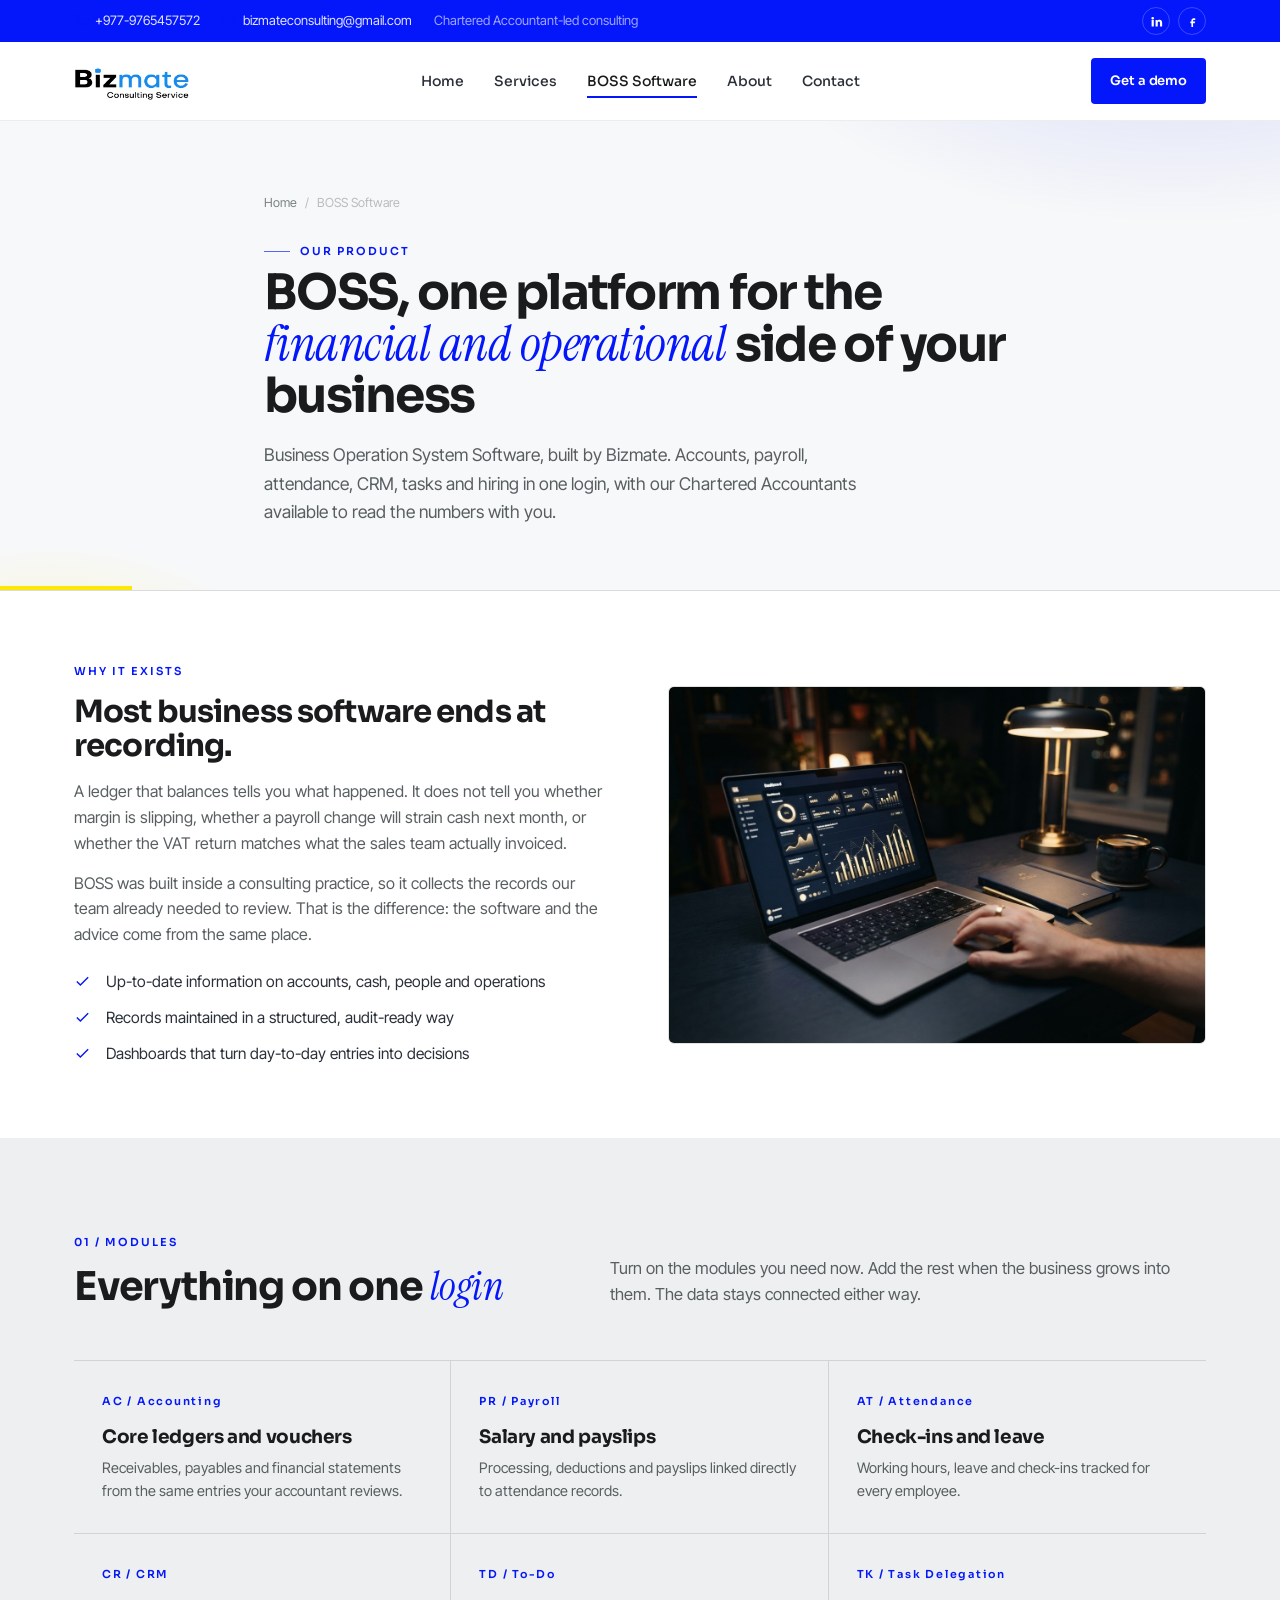
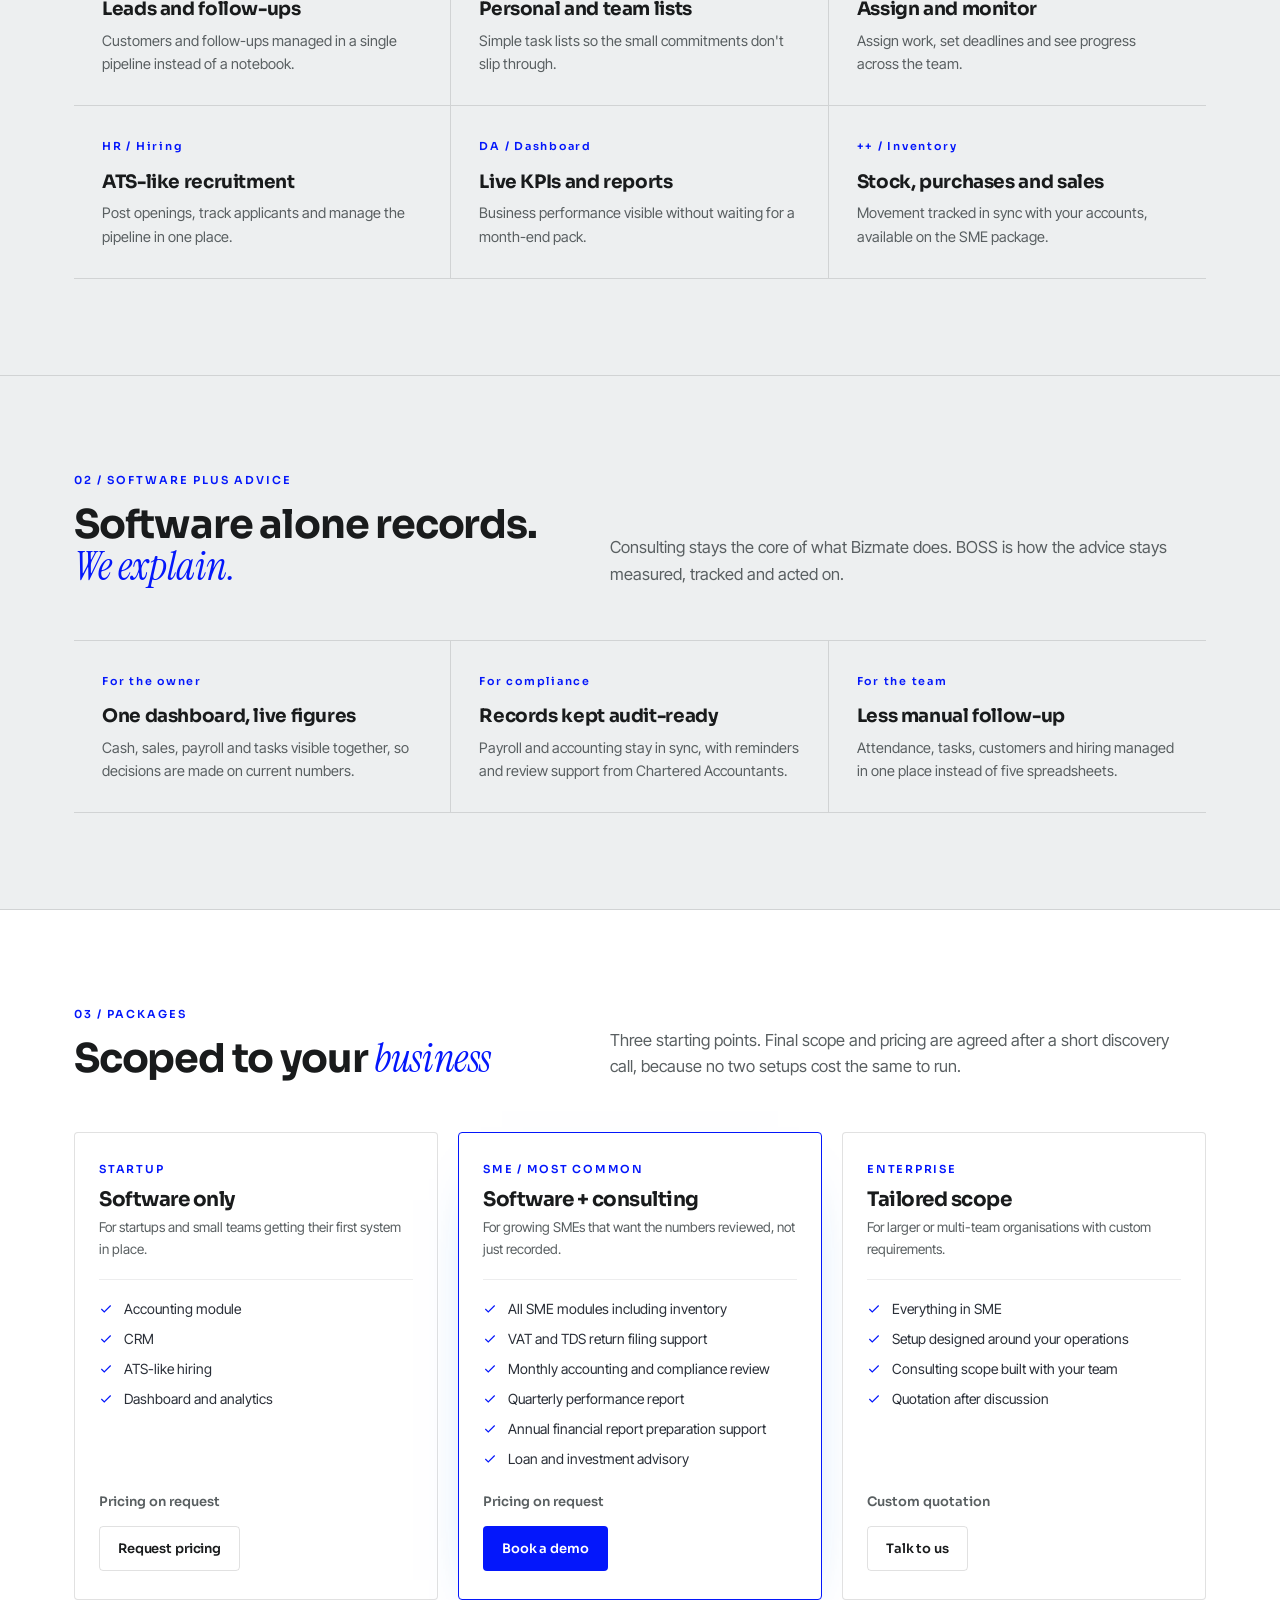
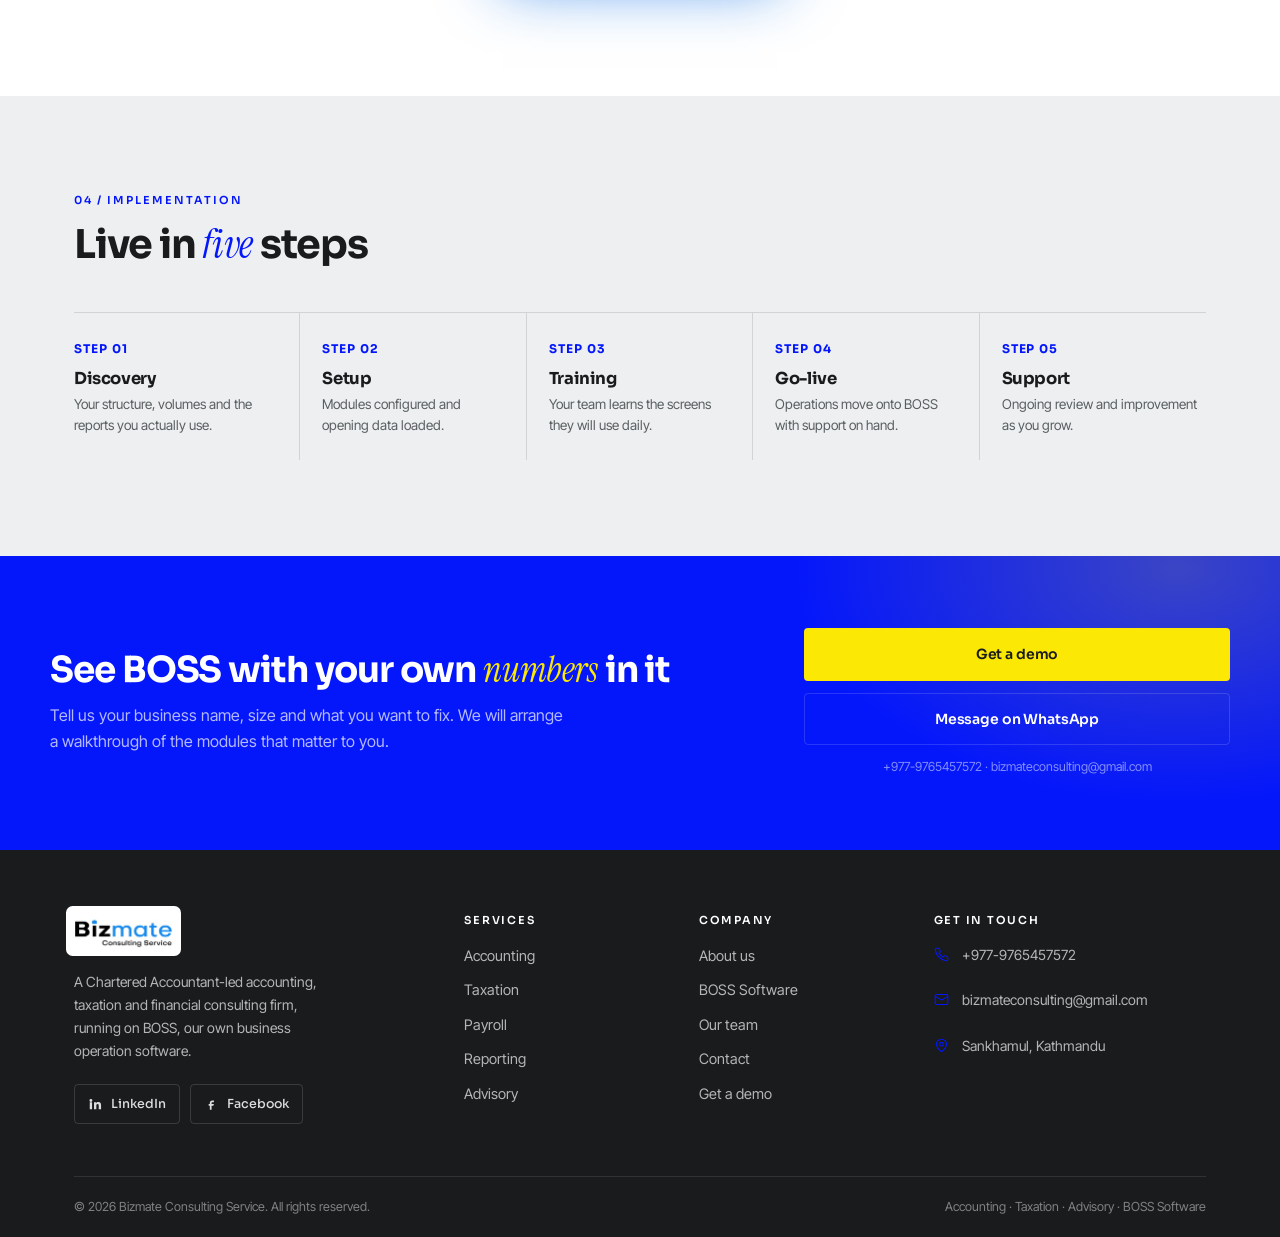
<file: pages/boss.html>
<!doctype html>
<html lang="en">
  <head>
    <meta charset="utf-8" />
    <meta name="viewport" content="width=device-width, initial-scale=1" />
    <title>BOSS Software | Business Operation System by Bizmate</title>
    <meta
      name="description"
      content="BOSS is one connected platform for accounting, payroll, attendance, CRM, tasks and hiring, built by Bizmate and backed by Chartered Accountant consulting."
    />
    <meta name="robots" content="index, follow" />
    <link
      rel="canonical"
      href="https://bizmateconsulting.com.np/pages/boss.html"
    />
    <meta
      property="og:title"
      content="BOSS Software | Business Operation System by Bizmate"
    />
    <meta
      property="og:description"
      content="Accounts, payroll, attendance, CRM, tasks and hiring in one platform, with optional CA consulting behind it."
    />
    <meta name="theme-color" content="#0B0C0E" />
    <link rel="icon" href="../assets/bizmate-logo.jpg" />
    <link rel="preconnect" href="https://fonts.googleapis.com" />
    <link rel="preconnect" href="https://fonts.gstatic.com" crossorigin />
    <link
      href="https://fonts.googleapis.com/css2?family=Sora:wght@400;500;600;700;800&family=Inter+Tight:wght@400;500;600&family=Instrument+Serif:ital@0;1&display=swap"
      rel="stylesheet"
    />
    <link rel="stylesheet" href="../styles.css" />
  </head>
  <body>
    <a class="skip" href="#main">Skip to content</a>

    <div class="topbar">
      <div class="wrap topbar-inner">
        <div class="topbar-left">
          <a class="topbar-item" href="tel:+9779765457572"
            ><svg
              viewBox="0 0 24 24"
              fill="none"
              stroke="currentColor"
              stroke-width="1.8"
              aria-hidden="true"
            >
              <path
                d="M22 16.9v3a2 2 0 0 1-2.2 2 19.8 19.8 0 0 1-8.6-3.1 19.5 19.5 0 0 1-6-6A19.8 19.8 0 0 1 2.1 4.2 2 2 0 0 1 4.1 2h3a2 2 0 0 1 2 1.7c.1 1 .4 1.9.7 2.8a2 2 0 0 1-.5 2.1L8.1 9.9a16 16 0 0 0 6 6l1.3-1.3a2 2 0 0 1 2.1-.5c.9.3 1.8.6 2.8.7a2 2 0 0 1 1.7 2Z"
              />
            </svg>
            +977-9765457572</a
          >
          <a class="topbar-item" href="mailto:bizmateconsulting@gmail.com"
            ><svg
              viewBox="0 0 24 24"
              fill="none"
              stroke="currentColor"
              stroke-width="1.8"
              aria-hidden="true"
            >
              <rect x="2" y="4" width="20" height="16" rx="2" />
              <path d="m2 7 10 6 10-6" />
            </svg>
            bizmateconsulting@gmail.com</a
          >
          <span class="tb-note">Chartered Accountant-led consulting</span>
        </div>
        <div class="social" aria-label="Bizmate on social media">
          <a
            href="https://www.linkedin.com/company/bizmate-consulting-services/home/"
            target="_blank"
            rel="noopener noreferrer"
            aria-label="LinkedIn"
            ><svg viewBox="0 0 24 24" fill="currentColor" aria-hidden="true">
              <path
                d="M4.98 3.5a2.5 2.5 0 1 1 0 5 2.5 2.5 0 0 1 0-5ZM3 9h4v12H3V9Zm7 0h3.8v1.7h.05c.53-.95 1.83-1.95 3.77-1.95 4.03 0 4.78 2.5 4.78 5.75V21h-4v-5.7c0-1.36-.02-3.1-1.9-3.1-1.9 0-2.2 1.47-2.2 2.99V21h-4V9Z"
              /></svg
          ></a>
          <a
            href="https://www.facebook.com/bizmateconsulting/"
            target="_blank"
            rel="noopener noreferrer"
            aria-label="Facebook"
            ><svg viewBox="0 0 24 24" fill="currentColor" aria-hidden="true">
              <path
                d="M14 9h3V6h-3c-2.2 0-4 1.8-4 4v2H8v3h2v7h3v-7h3l1-3h-4v-2c0-.6.4-1 1-1Z"
              /></svg
          ></a>
        </div>
      </div>
    </div>

    <header class="site-header" id="siteHeader">
      <div class="wrap header-inner">
        <a
          class="brand"
          href="../index.html"
          aria-label="Bizmate Consulting Service, home"
          ><img
            class="brand-logo"
            src="../assets/bizmate-logo.jpg"
            alt="Bizmate Consulting Service logo"
            width="116"
            height="40"
        /></a>
        <nav class="nav" aria-label="Primary">
          <a href="../index.html">Home</a>
          <a href="services.html">Services</a>
          <a href="boss.html">BOSS Software</a>
          <a href="about.html">About</a>
          <a href="contact.html">Contact</a>
        </nav>
        <div class="header-actions">
          <a
            class="btn btn--primary btn--sm"
            href="contact.html?service=BOSS%20Demo#booking"
            >Get a demo</a
          >
          <button
            class="nav-toggle"
            id="navToggle"
            aria-label="Open menu"
            aria-expanded="false"
            aria-controls="drawer"
          >
            <svg
              viewBox="0 0 24 24"
              fill="none"
              stroke="currentColor"
              stroke-width="1.8"
              aria-hidden="true"
            >
              <path d="M4 7h16M4 12h16M4 17h16" />
            </svg>
          </button>
        </div>
      </div>
    </header>

    <div class="drawer" id="drawer" aria-hidden="true">
      <div class="drawer-scrim" data-close></div>
      <div
        class="drawer-panel"
        role="dialog"
        aria-modal="true"
        aria-label="Menu"
      >
        <div class="drawer-head">
          <img
            class="brand-logo"
            src="../assets/bizmate-logo.jpg"
            alt="Bizmate Consulting Service"
            width="87"
            height="30"
          />
          <button class="drawer-close" data-close aria-label="Close menu">
            <svg
              viewBox="0 0 24 24"
              fill="none"
              stroke="currentColor"
              stroke-width="2"
              aria-hidden="true"
            >
              <path d="M6 6l12 12M18 6 6 18" />
            </svg>
          </button>
        </div>
        <nav aria-label="Mobile">
          <a href="../index.html">Home</a>
          <a href="services.html">Services</a>
          <a href="boss.html">BOSS Software</a>
          <a href="about.html">About</a>
          <a href="contact.html">Contact</a>
        </nav>
        <div class="drawer-foot">
          <a
            class="btn btn--primary"
            href="contact.html?service=BOSS%20Demo#booking"
            >Get a demo</a
          >
          <small>+977-9765457572<br />bizmateconsulting@gmail.com</small>
          <div class="social">
            <a
              href="https://www.linkedin.com/company/bizmate-consulting-services/home/"
              target="_blank"
              rel="noopener noreferrer"
              aria-label="LinkedIn"
              ><svg viewBox="0 0 24 24" fill="currentColor" aria-hidden="true">
                <path
                  d="M4.98 3.5a2.5 2.5 0 1 1 0 5 2.5 2.5 0 0 1 0-5ZM3 9h4v12H3V9Zm7 0h3.8v1.7h.05c.53-.95 1.83-1.95 3.77-1.95 4.03 0 4.78 2.5 4.78 5.75V21h-4v-5.7c0-1.36-.02-3.1-1.9-3.1-1.9 0-2.2 1.47-2.2 2.99V21h-4V9Z"
                /></svg
            ></a>
            <a
              href="https://www.facebook.com/bizmateconsulting/"
              target="_blank"
              rel="noopener noreferrer"
              aria-label="Facebook"
              ><svg viewBox="0 0 24 24" fill="currentColor" aria-hidden="true">
                <path
                  d="M14 9h3V6h-3c-2.2 0-4 1.8-4 4v2H8v3h2v7h3v-7h3l1-3h-4v-2c0-.6.4-1 1-1Z"
                /></svg
            ></a>
          </div>
        </div>
      </div>
    </div>

    <main id="main">
      <section class="page-hero">
        <div class="wrap page-hero-inner">
          <nav class="crumbs" aria-label="Breadcrumb">
            <a href="../index.html">Home</a><span>/</span
            ><span>BOSS Software</span>
          </nav>
          <span class="eyebrow">Our product</span>
          <h1>
            BOSS, one platform for the
            <span class="serif">financial and operational</span> side of your
            business
          </h1>
          <p>
            Business Operation System Software, built by Bizmate. Accounts,
            payroll, attendance, CRM, tasks and hiring in one login, with our
            Chartered Accountants available to read the numbers with you.
          </p>
        </div>
      </section>

      <section class="section--tight">
        <div class="wrap split">
          <div class="prose">
            <span class="section-index">Why it exists</span>
            <h2>Most business software ends at recording.</h2>
            <p>
              A ledger that balances tells you what happened. It does not tell
              you whether margin is slipping, whether a payroll change will
              strain cash next month, or whether the VAT return matches what the
              sales team actually invoiced.
            </p>
            <p>
              BOSS was built inside a consulting practice, so it collects the
              records our team already needed to review. That is the difference:
              the software and the advice come from the same place.
            </p>
            <ul class="checklist">
              <li>
                <svg
                  viewBox="0 0 24 24"
                  fill="none"
                  stroke="currentColor"
                  stroke-width="2"
                >
                  <path d="M20 6 9 17l-5-5" /></svg
                >Up-to-date information on accounts, cash, people and operations
              </li>
              <li>
                <svg
                  viewBox="0 0 24 24"
                  fill="none"
                  stroke="currentColor"
                  stroke-width="2"
                >
                  <path d="M20 6 9 17l-5-5" /></svg
                >Records maintained in a structured, audit-ready way
              </li>
              <li>
                <svg
                  viewBox="0 0 24 24"
                  fill="none"
                  stroke="currentColor"
                  stroke-width="2"
                >
                  <path d="M20 6 9 17l-5-5" /></svg
                >Dashboards that turn day-to-day entries into decisions
              </li>
            </ul>
          </div>
          <div>
            <img
              src="../assets/boss-software.jpg"
              alt="BOSS dashboard showing business KPIs and charts"
              width="1200"
              height="800"
              loading="lazy"
            />
          </div>
        </div>
      </section>

      <section class="section section--paper">
        <div class="wrap">
          <div class="section-head">
            <div>
              <span class="section-index">01 / Modules</span>
              <h2 class="section-title">
                Everything on one <span class="serif">login</span>
              </h2>
            </div>
            <p class="section-lede">
              Turn on the modules you need now. Add the rest when the business
              grows into them. The data stays connected either way.
            </p>
          </div>
          <div class="grid-3">
            <article class="feature reveal">
              <span class="num">AC / Accounting</span>
              <h3>Core ledgers and vouchers</h3>
              <p>
                Receivables, payables and financial statements from the same
                entries your accountant reviews.
              </p>
            </article>
            <article class="feature reveal">
              <span class="num">PR / Payroll</span>
              <h3>Salary and payslips</h3>
              <p>
                Processing, deductions and payslips linked directly to
                attendance records.
              </p>
            </article>
            <article class="feature reveal">
              <span class="num">AT / Attendance</span>
              <h3>Check-ins and leave</h3>
              <p>
                Working hours, leave and check-ins tracked for every employee.
              </p>
            </article>
            <article class="feature reveal">
              <span class="num">CR / CRM</span>
              <h3>Leads and follow-ups</h3>
              <p>
                Customers and follow-ups managed in a single pipeline instead of
                a notebook.
              </p>
            </article>
            <article class="feature reveal">
              <span class="num">TD / To-Do</span>
              <h3>Personal and team lists</h3>
              <p>
                Simple task lists so the small commitments don't slip through.
              </p>
            </article>
            <article class="feature reveal">
              <span class="num">TK / Task Delegation</span>
              <h3>Assign and monitor</h3>
              <p>
                Assign work, set deadlines and see progress across the team.
              </p>
            </article>
            <article class="feature reveal">
              <span class="num">HR / Hiring</span>
              <h3>ATS-like recruitment</h3>
              <p>
                Post openings, track applicants and manage the pipeline in one
                place.
              </p>
            </article>
            <article class="feature reveal">
              <span class="num">DA / Dashboard</span>
              <h3>Live KPIs and reports</h3>
              <p>
                Business performance visible without waiting for a month-end
                pack.
              </p>
            </article>
            <article class="feature reveal">
              <span class="num">++ / Inventory</span>
              <h3>Stock, purchases and sales</h3>
              <p>
                Movement tracked in sync with your accounts, available on the
                SME package.
              </p>
            </article>
          </div>
        </div>
      </section>

      <section class="section section--ink">
        <div class="wrap">
          <div class="section-head">
            <div>
              <span class="section-index">02 / Software plus advice</span>
              <h2 class="section-title">
                Software alone records. <span class="serif">We explain.</span>
              </h2>
            </div>
            <p class="section-lede">
              Consulting stays the core of what Bizmate does. BOSS is how the
              advice stays measured, tracked and acted on.
            </p>
          </div>
          <div class="grid-3">
            <article class="feature">
              <span class="num">For the owner</span>
              <h3>One dashboard, live figures</h3>
              <p>
                Cash, sales, payroll and tasks visible together, so decisions
                are made on current numbers.
              </p>
            </article>
            <article class="feature">
              <span class="num">For compliance</span>
              <h3>Records kept audit-ready</h3>
              <p>
                Payroll and accounting stay in sync, with reminders and review
                support from Chartered Accountants.
              </p>
            </article>
            <article class="feature">
              <span class="num">For the team</span>
              <h3>Less manual follow-up</h3>
              <p>
                Attendance, tasks, customers and hiring managed in one place
                instead of five spreadsheets.
              </p>
            </article>
          </div>
        </div>
      </section>

      <section class="section">
        <div class="wrap">
          <div class="section-head">
            <div>
              <span class="section-index">03 / Packages</span>
              <h2 class="section-title">
                Scoped to your <span class="serif">business</span>
              </h2>
            </div>
            <p class="section-lede">
              Three starting points. Final scope and pricing are agreed after a
              short discovery call, because no two setups cost the same to run.
            </p>
          </div>
          <div class="plans">
            <div class="plan">
              <span class="plan-label">Startup</span>
              <h3>Software only</h3>
              <p class="plan-for">
                For startups and small teams getting their first system in
                place.
              </p>
              <ul>
                <li>
                  <svg
                    viewBox="0 0 24 24"
                    fill="none"
                    stroke="currentColor"
                    stroke-width="2"
                  >
                    <path d="M20 6 9 17l-5-5" /></svg
                  >Accounting module
                </li>
                <li>
                  <svg
                    viewBox="0 0 24 24"
                    fill="none"
                    stroke="currentColor"
                    stroke-width="2"
                  >
                    <path d="M20 6 9 17l-5-5" /></svg
                  >CRM
                </li>
                <li>
                  <svg
                    viewBox="0 0 24 24"
                    fill="none"
                    stroke="currentColor"
                    stroke-width="2"
                  >
                    <path d="M20 6 9 17l-5-5" /></svg
                  >ATS-like hiring
                </li>
                <li>
                  <svg
                    viewBox="0 0 24 24"
                    fill="none"
                    stroke="currentColor"
                    stroke-width="2"
                  >
                    <path d="M20 6 9 17l-5-5" /></svg
                  >Dashboard and analytics
                </li>
              </ul>
              <div class="plan-foot">
                <div class="plan-price">Pricing on request</div>
                <a
                  class="btn btn--ghost btn--sm"
                  href="contact.html?service=BOSS%20Demo#booking"
                  >Request pricing</a
                >
              </div>
            </div>
            <div class="plan plan--feature">
              <span class="plan-label">SME / most common</span>
              <h3>Software + consulting</h3>
              <p class="plan-for">
                For growing SMEs that want the numbers reviewed, not just
                recorded.
              </p>
              <ul>
                <li>
                  <svg
                    viewBox="0 0 24 24"
                    fill="none"
                    stroke="currentColor"
                    stroke-width="2"
                  >
                    <path d="M20 6 9 17l-5-5" /></svg
                  >All SME modules including inventory
                </li>
                <li>
                  <svg
                    viewBox="0 0 24 24"
                    fill="none"
                    stroke="currentColor"
                    stroke-width="2"
                  >
                    <path d="M20 6 9 17l-5-5" /></svg
                  >VAT and TDS return filing support
                </li>
                <li>
                  <svg
                    viewBox="0 0 24 24"
                    fill="none"
                    stroke="currentColor"
                    stroke-width="2"
                  >
                    <path d="M20 6 9 17l-5-5" /></svg
                  >Monthly accounting and compliance review
                </li>
                <li>
                  <svg
                    viewBox="0 0 24 24"
                    fill="none"
                    stroke="currentColor"
                    stroke-width="2"
                  >
                    <path d="M20 6 9 17l-5-5" /></svg
                  >Quarterly performance report
                </li>
                <li>
                  <svg
                    viewBox="0 0 24 24"
                    fill="none"
                    stroke="currentColor"
                    stroke-width="2"
                  >
                    <path d="M20 6 9 17l-5-5" /></svg
                  >Annual financial report preparation support
                </li>
                <li>
                  <svg
                    viewBox="0 0 24 24"
                    fill="none"
                    stroke="currentColor"
                    stroke-width="2"
                  >
                    <path d="M20 6 9 17l-5-5" /></svg
                  >Loan and investment advisory
                </li>
              </ul>
              <div class="plan-foot">
                <div class="plan-price">Pricing on request</div>
                <a
                  class="btn btn--primary btn--sm"
                  href="contact.html?service=BOSS%20Demo#booking"
                  >Book a demo</a
                >
              </div>
            </div>
            <div class="plan">
              <span class="plan-label">Enterprise</span>
              <h3>Tailored scope</h3>
              <p class="plan-for">
                For larger or multi-team organisations with custom requirements.
              </p>
              <ul>
                <li>
                  <svg
                    viewBox="0 0 24 24"
                    fill="none"
                    stroke="currentColor"
                    stroke-width="2"
                  >
                    <path d="M20 6 9 17l-5-5" /></svg
                  >Everything in SME
                </li>
                <li>
                  <svg
                    viewBox="0 0 24 24"
                    fill="none"
                    stroke="currentColor"
                    stroke-width="2"
                  >
                    <path d="M20 6 9 17l-5-5" /></svg
                  >Setup designed around your operations
                </li>
                <li>
                  <svg
                    viewBox="0 0 24 24"
                    fill="none"
                    stroke="currentColor"
                    stroke-width="2"
                  >
                    <path d="M20 6 9 17l-5-5" /></svg
                  >Consulting scope built with your team
                </li>
                <li>
                  <svg
                    viewBox="0 0 24 24"
                    fill="none"
                    stroke="currentColor"
                    stroke-width="2"
                  >
                    <path d="M20 6 9 17l-5-5" /></svg
                  >Quotation after discussion
                </li>
              </ul>
              <div class="plan-foot">
                <div class="plan-price">Custom quotation</div>
                <a
                  class="btn btn--ghost btn--sm"
                  href="contact.html?service=General%20Inquiry#booking"
                  >Talk to us</a
                >
              </div>
            </div>
          </div>
        </div>
      </section>

      <section class="section section--paper">
        <div class="wrap">
          <div class="section-head--stack">
            <span class="section-index">04 / Implementation</span>
            <h2 class="section-title">
              Live in <span class="serif">five</span> steps
            </h2>
          </div>
          <div class="steps">
            <div class="step reveal">
              <b>STEP 01</b>
              <h3>Discovery</h3>
              <p>Your structure, volumes and the reports you actually use.</p>
            </div>
            <div class="step reveal">
              <b>STEP 02</b>
              <h3>Setup</h3>
              <p>Modules configured and opening data loaded.</p>
            </div>
            <div class="step reveal">
              <b>STEP 03</b>
              <h3>Training</h3>
              <p>Your team learns the screens they will use daily.</p>
            </div>
            <div class="step reveal">
              <b>STEP 04</b>
              <h3>Go-live</h3>
              <p>Operations move onto BOSS with support on hand.</p>
            </div>
            <div class="step reveal">
              <b>STEP 05</b>
              <h3>Support</h3>
              <p>Ongoing review and improvement as you grow.</p>
            </div>
          </div>
        </div>
      </section>

      <section class="cta-band">
        <div class="wrap cta-inner">
          <div>
            <h2>
              See BOSS with your own <span class="serif">numbers</span> in it
            </h2>
            <p>
              Tell us your business name, size and what you want to fix. We will
              arrange a walkthrough of the modules that matter to you.
            </p>
          </div>
          <div class="cta-actions">
            <a
              class="btn btn--primary"
              href="contact.html?service=BOSS%20Demo#booking"
              >Get a demo</a
            >
            <a
              class="btn btn--ghost-light"
              href="https://wa.me/9779765457572"
              target="_blank"
              rel="noopener noreferrer"
              >Message on WhatsApp</a
            >
            <small>+977-9765457572 · bizmateconsulting@gmail.com</small>
          </div>
        </div>
      </section>
    </main>

    <footer class="site-footer">
      <div class="wrap">
        <div class="footer-grid">
          <div class="footer-brand">
            <img
              src="../assets/bizmate-logo.jpg"
              alt="Bizmate Consulting Service"
              width="99"
              height="34"
            />
            <p>
              A Chartered Accountant-led accounting, taxation and financial
              consulting firm, running on BOSS, our own business operation
              software.
            </p>
            <div class="footer-social">
              <a
                href="https://www.linkedin.com/company/bizmate-consulting-services/home/"
                target="_blank"
                rel="noopener noreferrer"
                aria-label="LinkedIn"
                ><svg
                  viewBox="0 0 24 24"
                  fill="currentColor"
                  aria-hidden="true"
                >
                  <path
                    d="M4.98 3.5a2.5 2.5 0 1 1 0 5 2.5 2.5 0 0 1 0-5ZM3 9h4v12H3V9Zm7 0h3.8v1.7h.05c.53-.95 1.83-1.95 3.77-1.95 4.03 0 4.78 2.5 4.78 5.75V21h-4v-5.7c0-1.36-.02-3.1-1.9-3.1-1.9 0-2.2 1.47-2.2 2.99V21h-4V9Z"
                  /></svg
                ><span>LinkedIn</span></a
              >
              <a
                href="https://www.facebook.com/bizmateconsulting/"
                target="_blank"
                rel="noopener noreferrer"
                aria-label="Facebook"
                ><svg
                  viewBox="0 0 24 24"
                  fill="currentColor"
                  aria-hidden="true"
                >
                  <path
                    d="M14 9h3V6h-3c-2.2 0-4 1.8-4 4v2H8v3h2v7h3v-7h3l1-3h-4v-2c0-.6.4-1 1-1Z"
                  /></svg
                ><span>Facebook</span></a
              >
            </div>
          </div>
          <div class="footer-col">
            <h4>Services</h4>
            <ul>
              <li><a href="services.html#accounting">Accounting</a></li>
              <li><a href="services.html#tax">Taxation</a></li>
              <li><a href="services.html#payroll">Payroll</a></li>
              <li><a href="services.html#reporting">Reporting</a></li>
              <li><a href="services.html#advisory">Advisory</a></li>
            </ul>
          </div>
          <div class="footer-col">
            <h4>Company</h4>
            <ul>
              <li><a href="about.html">About us</a></li>
              <li><a href="boss.html">BOSS Software</a></li>
              <li><a href="../index.html#team">Our team</a></li>
              <li><a href="contact.html">Contact</a></li>
              <li>
                <a href="contact.html?service=BOSS%20Demo#booking"
                  >Get a demo</a
                >
              </li>
            </ul>
          </div>
          <div class="footer-col">
            <h4>Get in touch</h4>
            <ul class="footer-contact">
              <li>
                <svg
                  viewBox="0 0 24 24"
                  fill="none"
                  stroke="currentColor"
                  stroke-width="1.8"
                >
                  <path
                    d="M22 16.9v3a2 2 0 0 1-2.2 2 19.8 19.8 0 0 1-8.6-3.1 19.5 19.5 0 0 1-6-6A19.8 19.8 0 0 1 2.1 4.2 2 2 0 0 1 4.1 2h3a2 2 0 0 1 2 1.7c.1 1 .4 1.9.7 2.8a2 2 0 0 1-.5 2.1L8.1 9.9a16 16 0 0 0 6 6l1.3-1.3a2 2 0 0 1 2.1-.5c.9.3 1.8.6 2.8.7a2 2 0 0 1 1.7 2Z"
                  /></svg
                ><a href="tel:+9779765457572">+977-9765457572</a>
              </li>
              <li>
                <svg
                  viewBox="0 0 24 24"
                  fill="none"
                  stroke="currentColor"
                  stroke-width="1.8"
                >
                  <rect x="2" y="4" width="20" height="16" rx="2" />
                  <path d="m2 7 10 6 10-6" /></svg
                ><a href="mailto:bizmateconsulting@gmail.com"
                  >bizmateconsulting@gmail.com</a
                >
              </li>
              <li>
                <svg
                  viewBox="0 0 24 24"
                  fill="none"
                  stroke="currentColor"
                  stroke-width="1.8"
                >
                  <path d="M20 10c0 6-8 12-8 12S4 16 4 10a8 8 0 0 1 16 0Z" />
                  <circle cx="12" cy="10" r="3" /></svg
                ><span>Sankhamul, Kathmandu</span>
              </li>
            </ul>
          </div>
        </div>
        <div class="footer-bottom">
          <span
            >© <span id="year">2026</span> Bizmate Consulting Service. All
            rights reserved.</span
          >
          <span>Accounting · Taxation · Advisory · BOSS Software</span>
        </div>
      </div>
    </footer>

    <script src="../script.js"></script>
  </body>
</html>
</file>
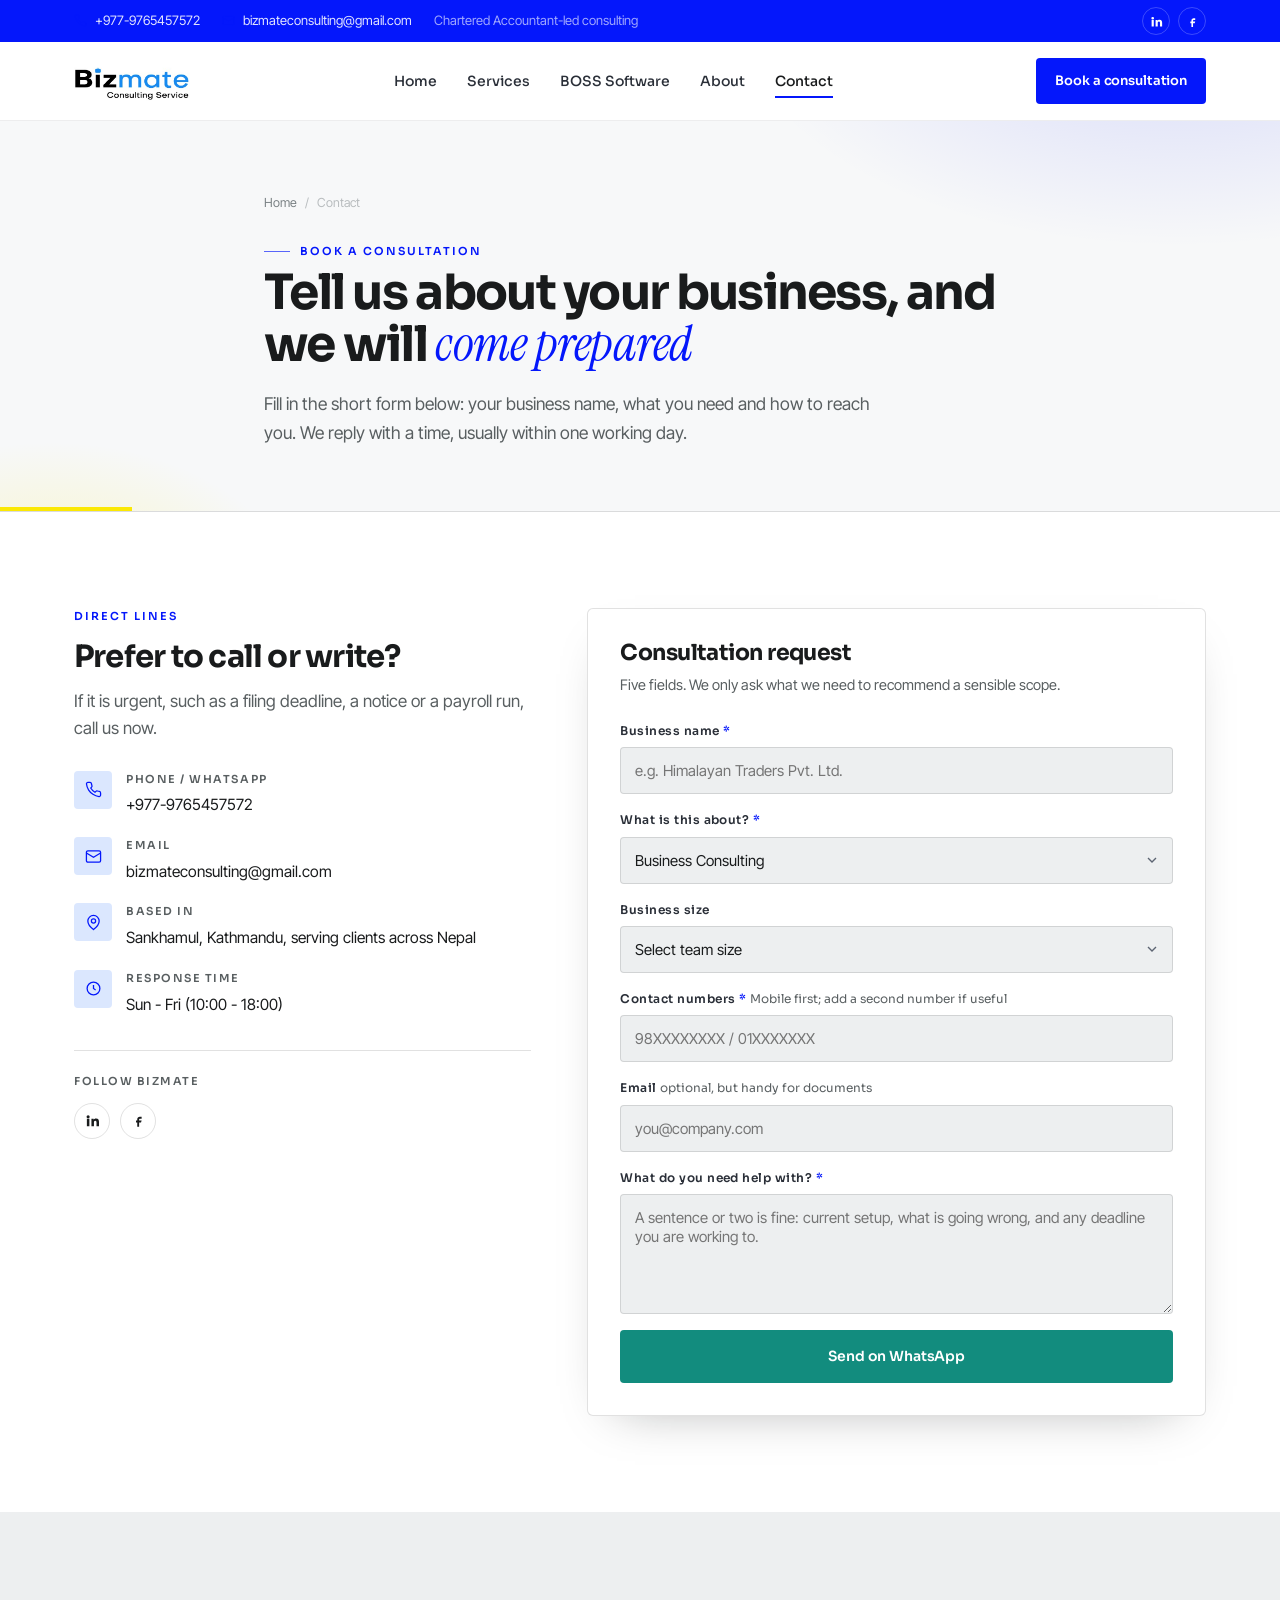
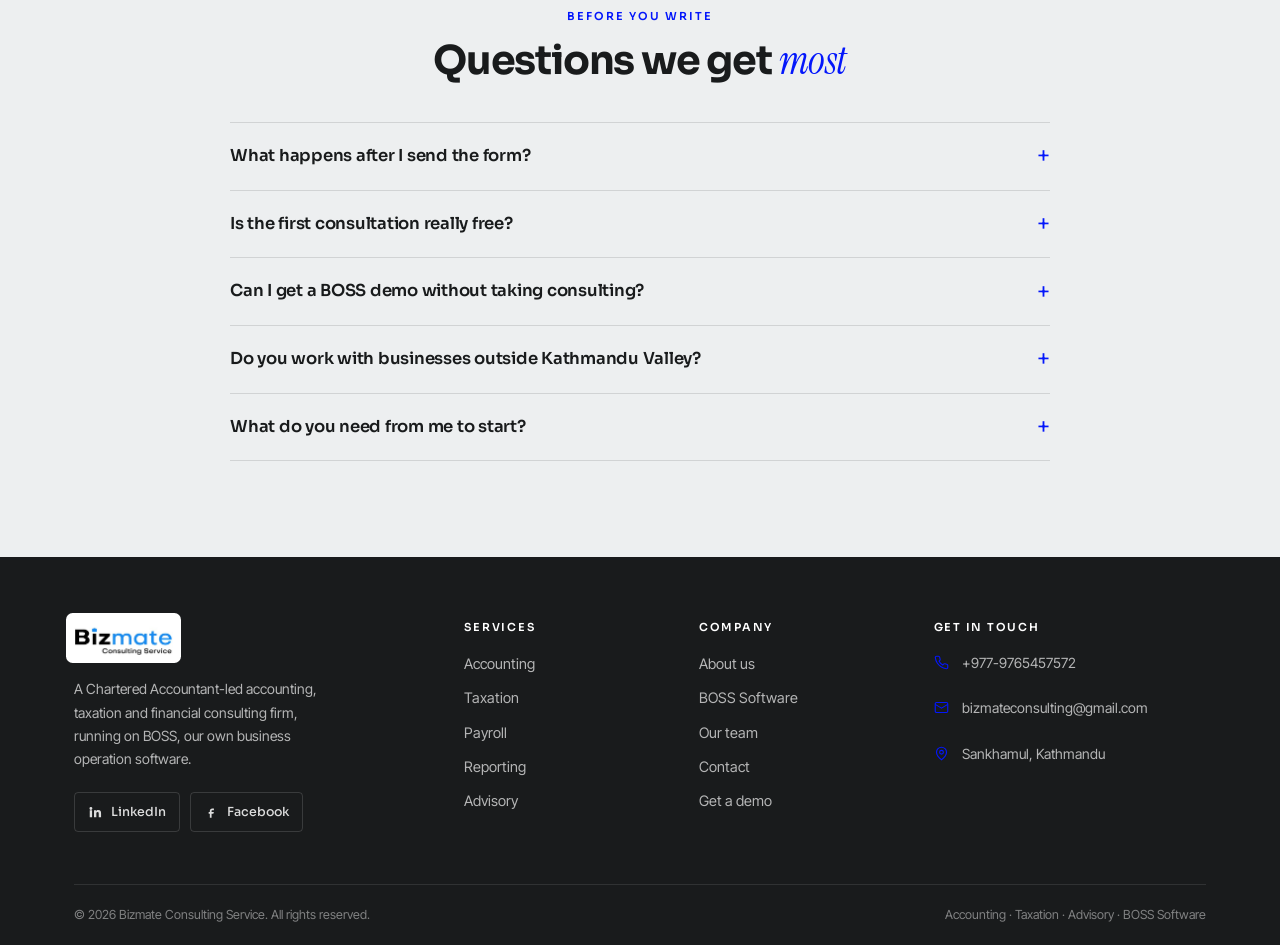
<file: pages/contact.html>
<!doctype html>
<html lang="en">
  <head>
    <meta charset="utf-8" />
    <meta name="viewport" content="width=device-width, initial-scale=1" />
    <title>
      Contact &amp; Book a Consultation | Bizmate Consulting Service
    </title>
    <meta
      name="description"
      content="Book a consultation with Bizmate Consulting Service. Tell us your business name, size and what you need: accounting, taxation, advisory or a BOSS demo."
    />
    <meta name="robots" content="index, follow" />
    <link
      rel="canonical"
      href="https://bizmateconsulting.com.np/pages/contact.html"
    />
    <meta
      property="og:title"
      content="Contact &amp; Book a Consultation | Bizmate Consulting Service"
    />
    <meta
      property="og:description"
      content="Book a consultation with Bizmate Consulting Service, accounting, taxation, advisory or a BOSS demo."
    />
    <meta name="theme-color" content="#0B0C0E" />
    <link rel="icon" href="../assets/bizmate-logo.jpg" />
    <link rel="preconnect" href="https://fonts.googleapis.com" />
    <link rel="preconnect" href="https://fonts.gstatic.com" crossorigin />
    <link
      href="https://fonts.googleapis.com/css2?family=Sora:wght@400;500;600;700;800&family=Inter+Tight:wght@400;500;600&family=Instrument+Serif:ital@0;1&display=swap"
      rel="stylesheet"
    />
    <link rel="stylesheet" href="../styles.css" />
  </head>
  <body>
    <a class="skip" href="#main">Skip to content</a>

    <div class="topbar">
      <div class="wrap topbar-inner">
        <div class="topbar-left">
          <a class="topbar-item" href="tel:+9779765457572"
            ><svg
              viewBox="0 0 24 24"
              fill="none"
              stroke="currentColor"
              stroke-width="1.8"
              aria-hidden="true"
            >
              <path
                d="M22 16.9v3a2 2 0 0 1-2.2 2 19.8 19.8 0 0 1-8.6-3.1 19.5 19.5 0 0 1-6-6A19.8 19.8 0 0 1 2.1 4.2 2 2 0 0 1 4.1 2h3a2 2 0 0 1 2 1.7c.1 1 .4 1.9.7 2.8a2 2 0 0 1-.5 2.1L8.1 9.9a16 16 0 0 0 6 6l1.3-1.3a2 2 0 0 1 2.1-.5c.9.3 1.8.6 2.8.7a2 2 0 0 1 1.7 2Z"
              />
            </svg>
            +977-9765457572</a
          >
          <a class="topbar-item" href="mailto:bizmateconsulting@gmail.com"
            ><svg
              viewBox="0 0 24 24"
              fill="none"
              stroke="currentColor"
              stroke-width="1.8"
              aria-hidden="true"
            >
              <rect x="2" y="4" width="20" height="16" rx="2" />
              <path d="m2 7 10 6 10-6" />
            </svg>
            bizmateconsulting@gmail.com</a
          >
          <span class="tb-note">Chartered Accountant-led consulting</span>
        </div>
        <div class="social" aria-label="Bizmate on social media">
          <a
            href="https://www.linkedin.com/company/bizmate-consulting-services/home/"
            target="_blank"
            rel="noopener noreferrer"
            aria-label="LinkedIn"
            ><svg viewBox="0 0 24 24" fill="currentColor" aria-hidden="true">
              <path
                d="M4.98 3.5a2.5 2.5 0 1 1 0 5 2.5 2.5 0 0 1 0-5ZM3 9h4v12H3V9Zm7 0h3.8v1.7h.05c.53-.95 1.83-1.95 3.77-1.95 4.03 0 4.78 2.5 4.78 5.75V21h-4v-5.7c0-1.36-.02-3.1-1.9-3.1-1.9 0-2.2 1.47-2.2 2.99V21h-4V9Z"
              /></svg
          ></a>
          <a
            href="https://www.facebook.com/bizmateconsulting/"
            target="_blank"
            rel="noopener noreferrer"
            aria-label="Facebook"
            ><svg viewBox="0 0 24 24" fill="currentColor" aria-hidden="true">
              <path
                d="M14 9h3V6h-3c-2.2 0-4 1.8-4 4v2H8v3h2v7h3v-7h3l1-3h-4v-2c0-.6.4-1 1-1Z"
              /></svg
          ></a>
        </div>
      </div>
    </div>

    <header class="site-header" id="siteHeader">
      <div class="wrap header-inner">
        <a
          class="brand"
          href="../index.html"
          aria-label="Bizmate Consulting Service, home"
          ><img
            class="brand-logo"
            src="../assets/bizmate-logo.jpg"
            alt="Bizmate Consulting Service logo"
            width="116"
            height="40"
        /></a>
        <nav class="nav" aria-label="Primary">
          <a href="../index.html">Home</a>
          <a href="services.html">Services</a>
          <a href="boss.html">BOSS Software</a>
          <a href="about.html">About</a>
          <a href="contact.html">Contact</a>
        </nav>
        <div class="header-actions">
          <a class="btn btn--primary btn--sm" href="#booking"
            >Book a consultation</a
          >
          <button
            class="nav-toggle"
            id="navToggle"
            aria-label="Open menu"
            aria-expanded="false"
            aria-controls="drawer"
          >
            <svg
              viewBox="0 0 24 24"
              fill="none"
              stroke="currentColor"
              stroke-width="1.8"
              aria-hidden="true"
            >
              <path d="M4 7h16M4 12h16M4 17h16" />
            </svg>
          </button>
        </div>
      </div>
    </header>

    <div class="drawer" id="drawer" aria-hidden="true">
      <div class="drawer-scrim" data-close></div>
      <div
        class="drawer-panel"
        role="dialog"
        aria-modal="true"
        aria-label="Menu"
      >
        <div class="drawer-head">
          <img
            class="brand-logo"
            src="../assets/bizmate-logo.jpg"
            alt="Bizmate Consulting Service"
            width="87"
            height="30"
          />
          <button class="drawer-close" data-close aria-label="Close menu">
            <svg
              viewBox="0 0 24 24"
              fill="none"
              stroke="currentColor"
              stroke-width="2"
              aria-hidden="true"
            >
              <path d="M6 6l12 12M18 6 6 18" />
            </svg>
          </button>
        </div>
        <nav aria-label="Mobile">
          <a href="../index.html">Home</a>
          <a href="services.html">Services</a>
          <a href="boss.html">BOSS Software</a>
          <a href="about.html">About</a>
          <a href="contact.html">Contact</a>
        </nav>
        <div class="drawer-foot">
          <a class="btn btn--primary" href="#booking">Book a consultation</a>
          <small>+977-9765457572<br />bizmateconsulting@gmail.com</small>
          <div class="social">
            <a
              href="https://www.linkedin.com/company/bizmate-consulting-services/home/"
              target="_blank"
              rel="noopener noreferrer"
              aria-label="LinkedIn"
              ><svg viewBox="0 0 24 24" fill="currentColor" aria-hidden="true">
                <path
                  d="M4.98 3.5a2.5 2.5 0 1 1 0 5 2.5 2.5 0 0 1 0-5ZM3 9h4v12H3V9Zm7 0h3.8v1.7h.05c.53-.95 1.83-1.95 3.77-1.95 4.03 0 4.78 2.5 4.78 5.75V21h-4v-5.7c0-1.36-.02-3.1-1.9-3.1-1.9 0-2.2 1.47-2.2 2.99V21h-4V9Z"
                /></svg
            ></a>
            <a
              href="https://www.facebook.com/bizmateconsulting/"
              target="_blank"
              rel="noopener noreferrer"
              aria-label="Facebook"
              ><svg viewBox="0 0 24 24" fill="currentColor" aria-hidden="true">
                <path
                  d="M14 9h3V6h-3c-2.2 0-4 1.8-4 4v2H8v3h2v7h3v-7h3l1-3h-4v-2c0-.6.4-1 1-1Z"
                /></svg
            ></a>
          </div>
        </div>
      </div>
    </div>

    <main id="main">
      <section class="page-hero">
        <div class="wrap page-hero-inner">
          <nav class="crumbs" aria-label="Breadcrumb">
            <a href="../index.html">Home</a><span>/</span><span>Contact</span>
          </nav>
          <span class="eyebrow">Book a consultation</span>
          <h1>
            Tell us about your business, and we will
            <span class="serif">come prepared</span>
          </h1>
          <p>
            Fill in the short form below: your business name, what you need and
            how to reach you. We reply with a time, usually within one working
            day.
          </p>
        </div>
      </section>

      <section class="section" id="contact">
        <div class="wrap contact-layout">
          <div class="contact-info">
            <span class="section-index">Direct lines</span>
            <h2>Prefer to call or write?</h2>
            <p>
              If it is urgent, such as a filing
              deadline, a notice or a payroll run, call us now.
            </p>
            <div class="contact-list">
              <div class="contact-item">
                <span class="ico"
                  ><svg
                    viewBox="0 0 24 24"
                    fill="none"
                    stroke="currentColor"
                    stroke-width="1.8"
                    aria-hidden="true"
                  >
                    <path
                      d="M22 16.9v3a2 2 0 0 1-2.2 2 19.8 19.8 0 0 1-8.6-3.1 19.5 19.5 0 0 1-6-6A19.8 19.8 0 0 1 2.1 4.2 2 2 0 0 1 4.1 2h3a2 2 0 0 1 2 1.7c.1 1 .4 1.9.7 2.8a2 2 0 0 1-.5 2.1L8.1 9.9a16 16 0 0 0 6 6l1.3-1.3a2 2 0 0 1 2.1-.5c.9.3 1.8.6 2.8.7a2 2 0 0 1 1.7 2Z"
                    /></svg
                ></span>
                <div>
                  <b>Phone / WhatsApp</b
                  ><a href="tel:+9779765457572">+977-9765457572</a>
                </div>
              </div>
              <div class="contact-item">
                <span class="ico"
                  ><svg
                    viewBox="0 0 24 24"
                    fill="none"
                    stroke="currentColor"
                    stroke-width="1.8"
                    aria-hidden="true"
                  >
                    <rect x="2" y="4" width="20" height="16" rx="2" />
                    <path d="m2 7 10 6 10-6" /></svg
                ></span>
                <div>
                  <b>Email</b
                  ><a href="mailto:bizmateconsulting@gmail.com"
                    >bizmateconsulting@gmail.com</a
                  >
                </div>
              </div>
              <div class="contact-item">
                <span class="ico"
                  ><svg
                    viewBox="0 0 24 24"
                    fill="none"
                    stroke="currentColor"
                    stroke-width="1.8"
                    aria-hidden="true"
                  >
                    <path d="M20 10c0 6-8 12-8 12S4 16 4 10a8 8 0 0 1 16 0Z" />
                    <circle cx="12" cy="10" r="3" /></svg
                ></span>
                <div>
                  <b>Based in</b
                  ><span
                    >Sankhamul, Kathmandu, serving clients across Nepal</span
                  >
                </div>
              </div>
              <div class="contact-item">
                <span class="ico"
                  ><svg
                    viewBox="0 0 24 24"
                    fill="none"
                    stroke="currentColor"
                    stroke-width="1.8"
                    aria-hidden="true"
                  >
                    <circle cx="12" cy="12" r="9" />
                    <path d="M12 7v5l3 2" /></svg
                ></span>
                <div>
                  <b>Response time</b><span>Sun - Fri (10:00 - 18:00)</span>
                </div>
              </div>
            </div>

            <div class="social-block">
              <b>Follow Bizmate</b>
              <div class="social" style="gap: 10px">
                <a
                  href="https://www.linkedin.com/company/bizmate-consulting-services/home/"
                  target="_blank"
                  rel="noopener noreferrer"
                  aria-label="Bizmate Consulting on LinkedIn"
                  ><svg
                    viewBox="0 0 24 24"
                    fill="currentColor"
                    aria-hidden="true"
                  >
                    <path
                      d="M4.98 3.5a2.5 2.5 0 1 1 0 5 2.5 2.5 0 0 1 0-5ZM3 9h4v12H3V9Zm7 0h3.8v1.7h.05c.53-.95 1.83-1.95 3.77-1.95 4.03 0 4.78 2.5 4.78 5.75V21h-4v-5.7c0-1.36-.02-3.1-1.9-3.1-1.9 0-2.2 1.47-2.2 2.99V21h-4V9Z"
                    /></svg
                ></a>
                <a
                  href="https://www.facebook.com/bizmateconsulting/"
                  target="_blank"
                  rel="noopener noreferrer"
                  aria-label="Bizmate Consulting on Facebook"
                  ><svg
                    viewBox="0 0 24 24"
                    fill="currentColor"
                    aria-hidden="true"
                  >
                    <path
                      d="M14 9h3V6h-3c-2.2 0-4 1.8-4 4v2H8v3h2v7h3v-7h3l1-3h-4v-2c0-.6.4-1 1-1Z"
                    /></svg
                ></a>
              </div>
            </div>
          </div>

          <div class="form-card" id="booking">
            <h2>Consultation request</h2>
            <p>
              Five fields. We only ask what we need to recommend a sensible
              scope.
            </p>
            <form id="bookingForm" novalidate>
              <div class="field">
                <label for="businessName"
                  >Business name <span class="req">*</span></label
                >
                <input
                  type="text"
                  id="businessName"
                  name="businessName"
                  placeholder="e.g. Himalayan Traders Pvt. Ltd."
                  autocomplete="organization"
                  required
                />
              </div>

              <div class="field">
                <label for="service"
                  >What is this about? <span class="req">*</span></label
                >
                <select id="service" name="service" required>
                  <option value="Business Consulting">
                    Business Consulting
                  </option>
                  <option value="BOSS Demo">BOSS Demo</option>
                  <option value="Others">Others</option>
                  <option value="General Inquiry">General Inquiry</option>
                </select>
              </div>

              <div class="field">
                <label for="businessSize">Business size</label>
                <select id="businessSize" name="businessSize">
                  <option value="Not specified">Select team size</option>
                  <option value="Sole proprietor">Sole proprietor</option>
                  <option value="1–10 employees">1–10 employees</option>
                  <option value="11–50 employees">11–50 employees</option>
                  <option value="51–200 employees">51–200 employees</option>
                  <option value="200+ employees">200+ employees</option>
                </select>
              </div>

              <div class="field">
                <label for="contactNumbers"
                  >Contact numbers <span class="req">*</span>
                  <span class="hint"
                    >Mobile first; add a second number if useful</span
                  ></label
                >
                <input
                  type="tel"
                  id="contactNumbers"
                  name="contactNumbers"
                  placeholder="98XXXXXXXX / 01XXXXXXX"
                  autocomplete="tel"
                  required
                />
              </div>

              <div class="field">
                <label for="email"
                  >Email
                  <span class="hint"
                    >optional, but handy for documents</span
                  ></label
                >
                <input
                  type="email"
                  id="email"
                  name="email"
                  placeholder="you@company.com"
                  autocomplete="email"
                />
              </div>

              <div class="field">
                <label for="message"
                  >What do you need help with? <span class="req">*</span></label
                >
                <textarea
                  id="message"
                  name="message"
                  placeholder="A sentence or two is fine: current setup, what is going wrong, and any deadline you are working to."
                  required
                ></textarea>
              </div>

              <div class="form-actions">
                <button type="button" class="btn btn--wa" id="whatsappBtn">
                  Send on WhatsApp
                </button>
              </div>
            </form>
          </div>
        </div>
      </section>

      <section class="section section--paper">
        <div class="wrap">
          <div
            class="section-head--stack"
            style="margin: 0 auto 40px; text-align: center"
          >
            <span class="section-index">Before you write</span>
            <h2 class="section-title">
              Questions we get <span class="serif">most</span>
            </h2>
          </div>
          <div class="faq">
            <details>
              <summary>What happens after I send the form?</summary>
              <p>
                We read it, check whether we are a sensible fit, and reply with
                a time for a short call, usually within one working day. If your
                question is answerable by email, we answer it there instead of
                booking a meeting for the sake of it.
              </p>
            </details>
            <details>
              <summary>Is the first consultation really free?</summary>
              <p>
                The introductory conversation is free. If you want us to review
                your existing records before quoting, we will tell you upfront
                whether that review is chargeable and how much.
              </p>
            </details>
            <details>
              <summary>
                Can I get a BOSS demo without taking consulting?
              </summary>
              <p>
                Yes. BOSS is available as software only. Choose “BOSS Demo” in
                the form and we will walk you through the modules you need and
                share pricing for that package.
              </p>
            </details>
            <details>
              <summary>
                Do you work with businesses outside Kathmandu Valley?
              </summary>
              <p>
                Yes. Work is largely remote: documents, BOSS access and video
                calls, with in-person meetings arranged when they are genuinely
                useful.
              </p>
            </details>
            <details>
              <summary>What do you need from me to start?</summary>
              <p>
                Access to your current records, any recent filings and a
                30-minute conversation with whoever handles the accounts today.
                We send a checklist so nothing is missed.
              </p>
            </details>
          </div>
        </div>
      </section>
    </main>

    <footer class="site-footer">
      <div class="wrap">
        <div class="footer-grid">
          <div class="footer-brand">
            <img
              src="../assets/bizmate-logo.jpg"
              alt="Bizmate Consulting Service"
              width="99"
              height="34"
            />
            <p>
              A Chartered Accountant-led accounting, taxation and financial
              consulting firm, running on BOSS, our own business operation
              software.
            </p>
            <div class="footer-social">
              <a
                href="https://www.linkedin.com/company/bizmate-consulting-services/home/"
                target="_blank"
                rel="noopener noreferrer"
                aria-label="LinkedIn"
                ><svg
                  viewBox="0 0 24 24"
                  fill="currentColor"
                  aria-hidden="true"
                >
                  <path
                    d="M4.98 3.5a2.5 2.5 0 1 1 0 5 2.5 2.5 0 0 1 0-5ZM3 9h4v12H3V9Zm7 0h3.8v1.7h.05c.53-.95 1.83-1.95 3.77-1.95 4.03 0 4.78 2.5 4.78 5.75V21h-4v-5.7c0-1.36-.02-3.1-1.9-3.1-1.9 0-2.2 1.47-2.2 2.99V21h-4V9Z"
                  /></svg
                ><span>LinkedIn</span></a
              >
              <a
                href="https://www.facebook.com/bizmateconsulting/"
                target="_blank"
                rel="noopener noreferrer"
                aria-label="Facebook"
                ><svg
                  viewBox="0 0 24 24"
                  fill="currentColor"
                  aria-hidden="true"
                >
                  <path
                    d="M14 9h3V6h-3c-2.2 0-4 1.8-4 4v2H8v3h2v7h3v-7h3l1-3h-4v-2c0-.6.4-1 1-1Z"
                  /></svg
                ><span>Facebook</span></a
              >
            </div>
          </div>
          <div class="footer-col">
            <h4>Services</h4>
            <ul>
              <li><a href="services.html#accounting">Accounting</a></li>
              <li><a href="services.html#tax">Taxation</a></li>
              <li><a href="services.html#payroll">Payroll</a></li>
              <li><a href="services.html#reporting">Reporting</a></li>
              <li><a href="services.html#advisory">Advisory</a></li>
            </ul>
          </div>
          <div class="footer-col">
            <h4>Company</h4>
            <ul>
              <li><a href="about.html">About us</a></li>
              <li><a href="boss.html">BOSS Software</a></li>
              <li><a href="../index.html#team">Our team</a></li>
              <li><a href="contact.html">Contact</a></li>
              <li>
                <a href="contact.html?service=BOSS%20Demo#booking"
                  >Get a demo</a
                >
              </li>
            </ul>
          </div>
          <div class="footer-col">
            <h4>Get in touch</h4>
            <ul class="footer-contact">
              <li>
                <svg
                  viewBox="0 0 24 24"
                  fill="none"
                  stroke="currentColor"
                  stroke-width="1.8"
                >
                  <path
                    d="M22 16.9v3a2 2 0 0 1-2.2 2 19.8 19.8 0 0 1-8.6-3.1 19.5 19.5 0 0 1-6-6A19.8 19.8 0 0 1 2.1 4.2 2 2 0 0 1 4.1 2h3a2 2 0 0 1 2 1.7c.1 1 .4 1.9.7 2.8a2 2 0 0 1-.5 2.1L8.1 9.9a16 16 0 0 0 6 6l1.3-1.3a2 2 0 0 1 2.1-.5c.9.3 1.8.6 2.8.7a2 2 0 0 1 1.7 2Z"
                  /></svg
                ><a href="tel:+9779765457572">+977-9765457572</a>
              </li>
              <li>
                <svg
                  viewBox="0 0 24 24"
                  fill="none"
                  stroke="currentColor"
                  stroke-width="1.8"
                >
                  <rect x="2" y="4" width="20" height="16" rx="2" />
                  <path d="m2 7 10 6 10-6" /></svg
                ><a href="mailto:bizmateconsulting@gmail.com"
                  >bizmateconsulting@gmail.com</a
                >
              </li>
              <li>
                <svg
                  viewBox="0 0 24 24"
                  fill="none"
                  stroke="currentColor"
                  stroke-width="1.8"
                >
                  <path d="M20 10c0 6-8 12-8 12S4 16 4 10a8 8 0 0 1 16 0Z" />
                  <circle cx="12" cy="10" r="3" /></svg
                ><span>Sankhamul, Kathmandu</span>
              </li>
            </ul>
          </div>
        </div>
        <div class="footer-bottom">
          <span
            >© <span id="year">2026</span> Bizmate Consulting Service. All
            rights reserved.</span
          >
          <span>Accounting · Taxation · Advisory · BOSS Software</span>
        </div>
      </div>
    </footer>

    <script src="../script.js"></script>
  </body>
</html>
</file>
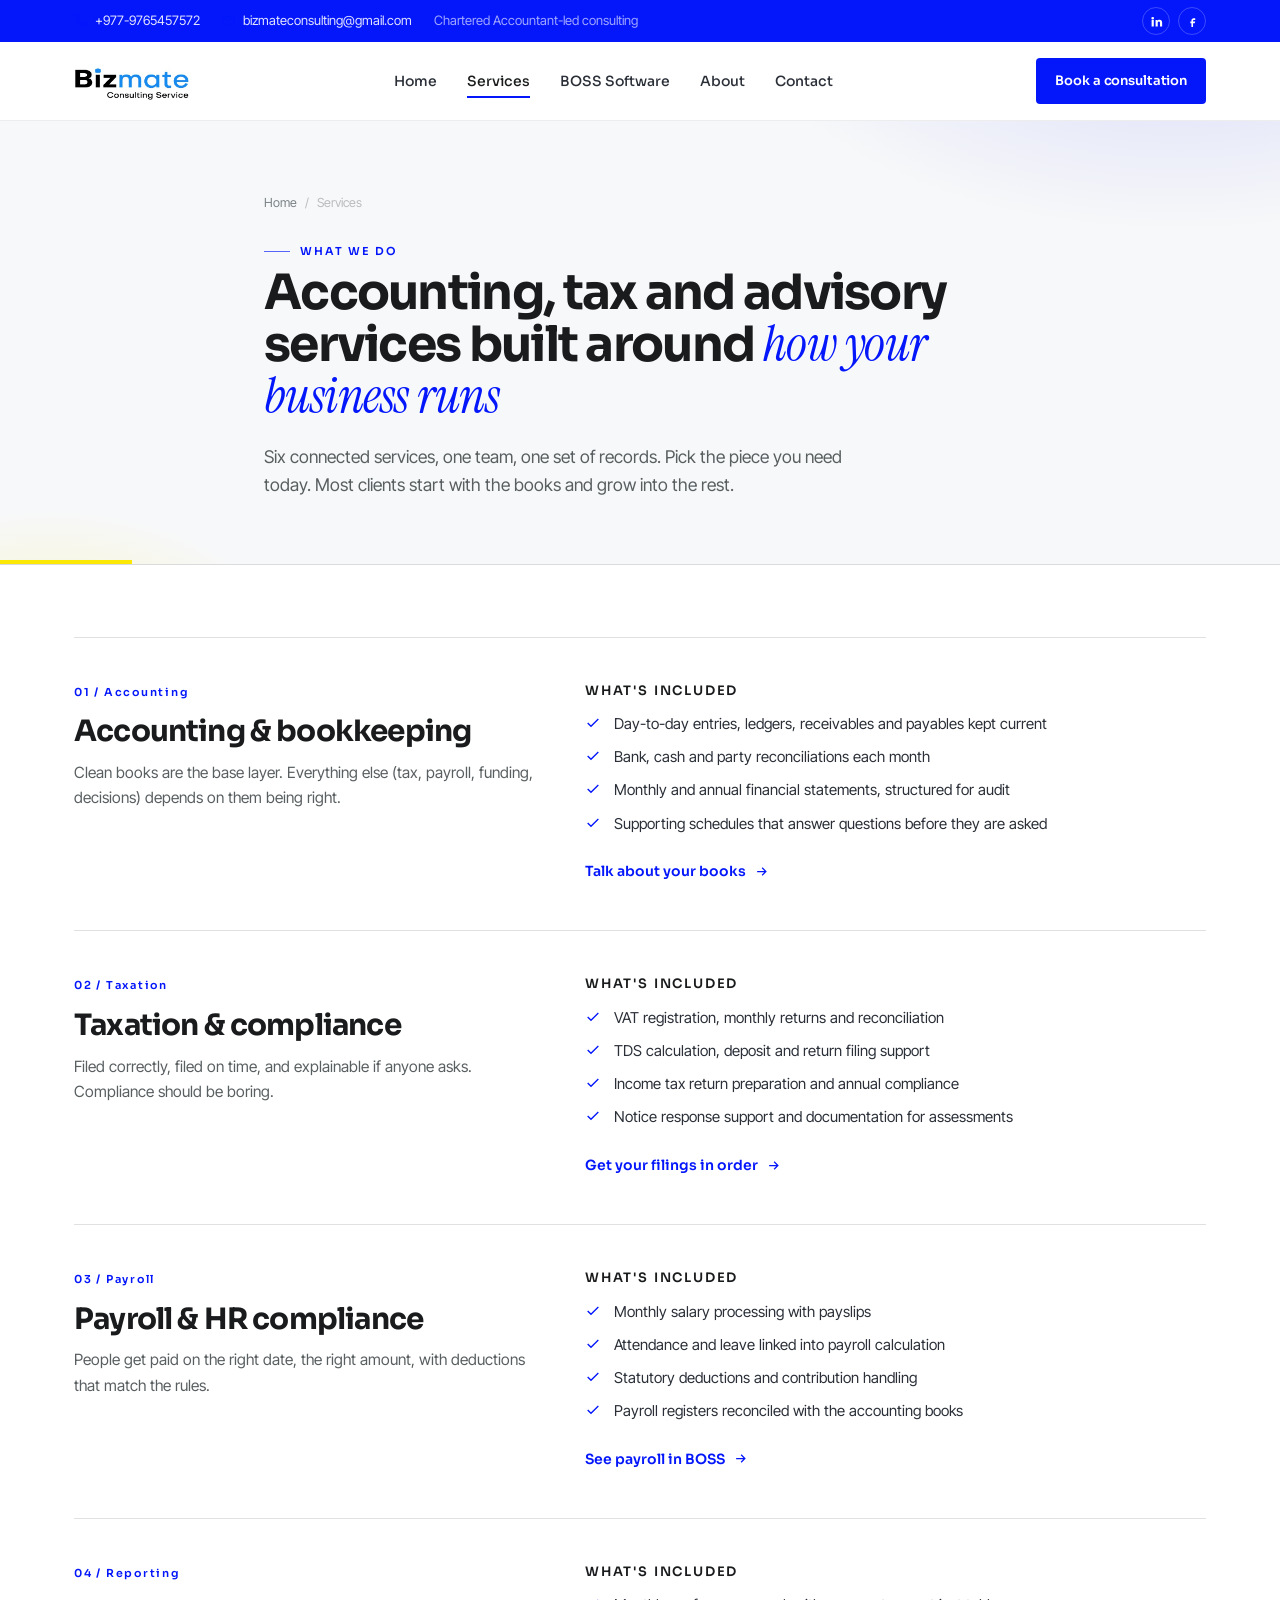
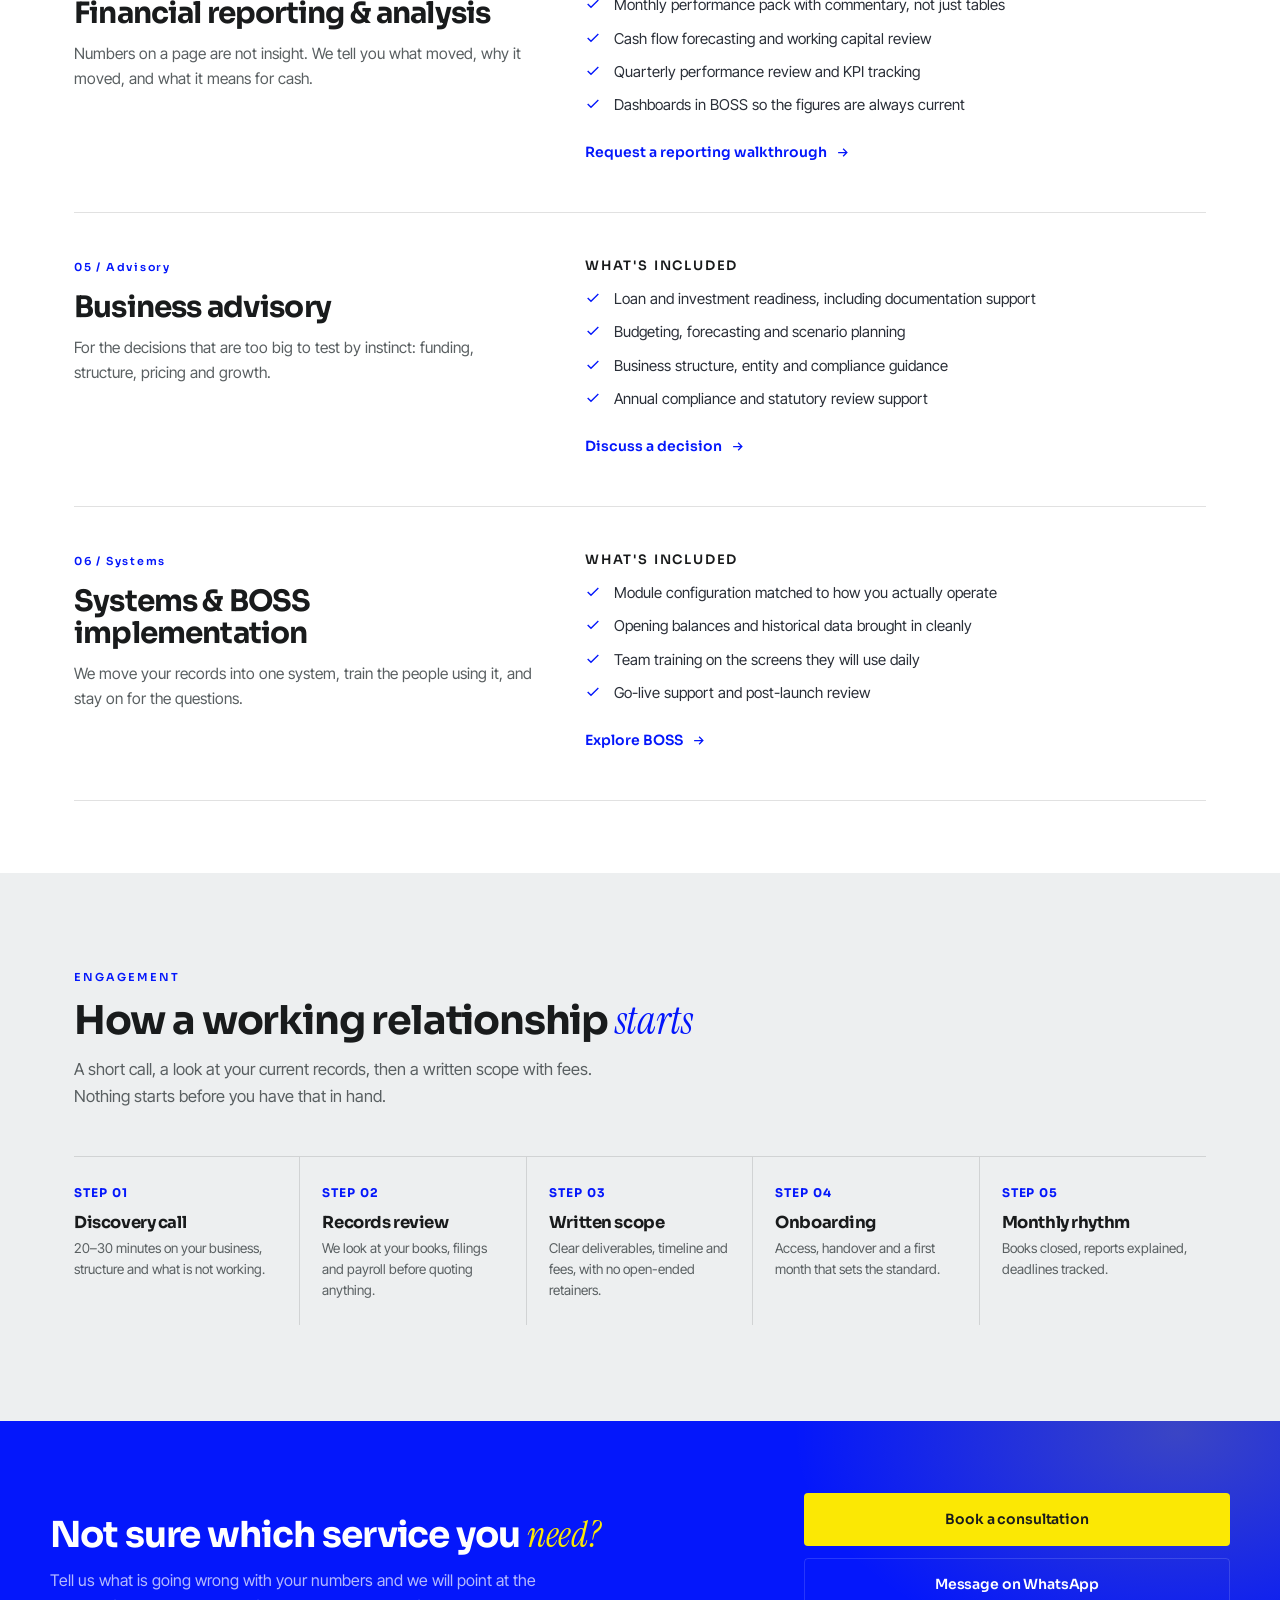
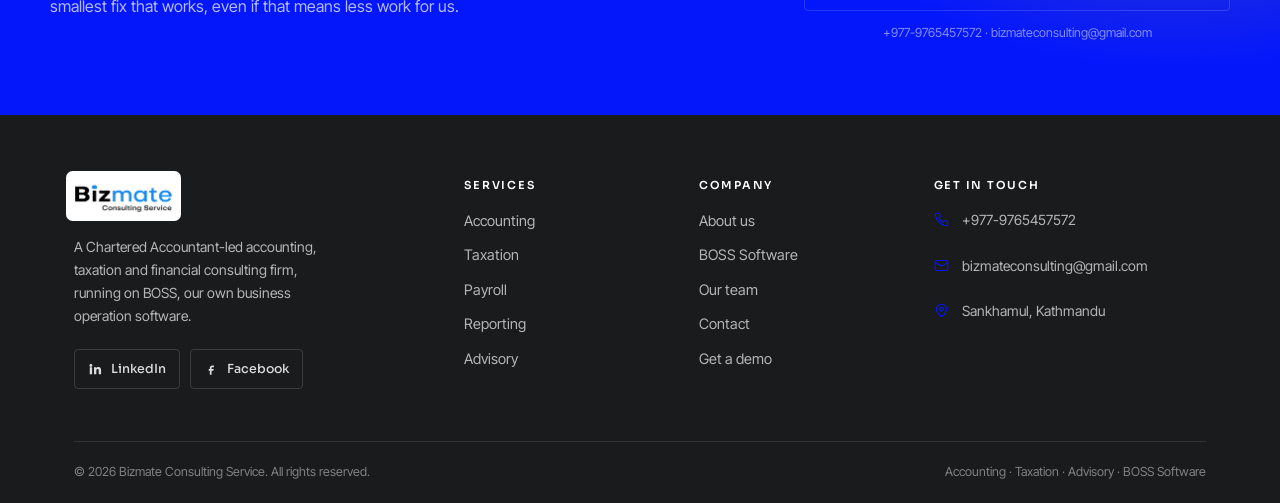
<file: pages/services.html>
<!doctype html>
<html lang="en">
  <head>
    <meta charset="utf-8" />
    <meta name="viewport" content="width=device-width, initial-scale=1" />
    <title>
      Services | Accounting, Tax, Payroll &amp; Advisory | Bizmate Consulting
      Service
    </title>
    <meta
      name="description"
      content="Accounting and bookkeeping, VAT and TDS filing, payroll, financial reporting, business advisory and software implementation for businesses in Nepal."
    />
    <meta name="robots" content="index, follow" />
    <link
      rel="canonical"
      href="https://bizmateconsulting.com.np/pages/services.html"
    />
    <meta property="og:title" content="Services | Bizmate Consulting Service" />
    <meta
      property="og:description"
      content="Accounting, taxation, payroll, reporting, advisory and BOSS implementation for businesses in Nepal."
    />
    <meta name="theme-color" content="#0B0C0E" />
    <link rel="icon" href="../assets/bizmate-logo.jpg" />
    <link rel="preconnect" href="https://fonts.googleapis.com" />
    <link rel="preconnect" href="https://fonts.gstatic.com" crossorigin />
    <link
      href="https://fonts.googleapis.com/css2?family=Sora:wght@400;500;600;700;800&family=Inter+Tight:wght@400;500;600&family=Instrument+Serif:ital@0;1&display=swap"
      rel="stylesheet"
    />
    <link rel="stylesheet" href="../styles.css" />
  </head>
  <body>
    <a class="skip" href="#main">Skip to content</a>

    <div class="topbar">
      <div class="wrap topbar-inner">
        <div class="topbar-left">
          <a class="topbar-item" href="tel:+9779765457572"
            ><svg
              viewBox="0 0 24 24"
              fill="none"
              stroke="currentColor"
              stroke-width="1.8"
              aria-hidden="true"
            >
              <path
                d="M22 16.9v3a2 2 0 0 1-2.2 2 19.8 19.8 0 0 1-8.6-3.1 19.5 19.5 0 0 1-6-6A19.8 19.8 0 0 1 2.1 4.2 2 2 0 0 1 4.1 2h3a2 2 0 0 1 2 1.7c.1 1 .4 1.9.7 2.8a2 2 0 0 1-.5 2.1L8.1 9.9a16 16 0 0 0 6 6l1.3-1.3a2 2 0 0 1 2.1-.5c.9.3 1.8.6 2.8.7a2 2 0 0 1 1.7 2Z"
              />
            </svg>
            +977-9765457572</a
          >
          <a class="topbar-item" href="mailto:bizmateconsulting@gmail.com"
            ><svg
              viewBox="0 0 24 24"
              fill="none"
              stroke="currentColor"
              stroke-width="1.8"
              aria-hidden="true"
            >
              <rect x="2" y="4" width="20" height="16" rx="2" />
              <path d="m2 7 10 6 10-6" />
            </svg>
            bizmateconsulting@gmail.com</a
          >
          <span class="tb-note">Chartered Accountant-led consulting</span>
        </div>
        <div class="social" aria-label="Bizmate on social media">
          <a
            href="https://www.linkedin.com/company/bizmate-consulting-services/home/"
            target="_blank"
            rel="noopener noreferrer"
            aria-label="LinkedIn"
            ><svg viewBox="0 0 24 24" fill="currentColor" aria-hidden="true">
              <path
                d="M4.98 3.5a2.5 2.5 0 1 1 0 5 2.5 2.5 0 0 1 0-5ZM3 9h4v12H3V9Zm7 0h3.8v1.7h.05c.53-.95 1.83-1.95 3.77-1.95 4.03 0 4.78 2.5 4.78 5.75V21h-4v-5.7c0-1.36-.02-3.1-1.9-3.1-1.9 0-2.2 1.47-2.2 2.99V21h-4V9Z"
              /></svg
          ></a>
          <a
            href="https://www.facebook.com/bizmateconsulting/"
            target="_blank"
            rel="noopener noreferrer"
            aria-label="Facebook"
            ><svg viewBox="0 0 24 24" fill="currentColor" aria-hidden="true">
              <path
                d="M14 9h3V6h-3c-2.2 0-4 1.8-4 4v2H8v3h2v7h3v-7h3l1-3h-4v-2c0-.6.4-1 1-1Z"
              /></svg
          ></a>
        </div>
      </div>
    </div>

    <header class="site-header" id="siteHeader">
      <div class="wrap header-inner">
        <a
          class="brand"
          href="../index.html"
          aria-label="Bizmate Consulting Service, home"
          ><img
            class="brand-logo"
            src="../assets/bizmate-logo.jpg"
            alt="Bizmate Consulting Service logo"
            width="116"
            height="40"
        /></a>
        <nav class="nav" aria-label="Primary">
          <a href="../index.html">Home</a>
          <a href="services.html">Services</a>
          <a href="boss.html">BOSS Software</a>
          <a href="about.html">About</a>
          <a href="contact.html">Contact</a>
        </nav>
        <div class="header-actions">
          <a class="btn btn--primary btn--sm" href="contact.html#booking"
            >Book a consultation</a
          >
          <button
            class="nav-toggle"
            id="navToggle"
            aria-label="Open menu"
            aria-expanded="false"
            aria-controls="drawer"
          >
            <svg
              viewBox="0 0 24 24"
              fill="none"
              stroke="currentColor"
              stroke-width="1.8"
              aria-hidden="true"
            >
              <path d="M4 7h16M4 12h16M4 17h16" />
            </svg>
          </button>
        </div>
      </div>
    </header>

    <div class="drawer" id="drawer" aria-hidden="true">
      <div class="drawer-scrim" data-close></div>
      <div
        class="drawer-panel"
        role="dialog"
        aria-modal="true"
        aria-label="Menu"
      >
        <div class="drawer-head">
          <img
            class="brand-logo"
            src="../assets/bizmate-logo.jpg"
            alt="Bizmate Consulting Service"
            width="87"
            height="30"
          />
          <button class="drawer-close" data-close aria-label="Close menu">
            <svg
              viewBox="0 0 24 24"
              fill="none"
              stroke="currentColor"
              stroke-width="2"
              aria-hidden="true"
            >
              <path d="M6 6l12 12M18 6 6 18" />
            </svg>
          </button>
        </div>
        <nav aria-label="Mobile">
          <a href="../index.html">Home</a>
          <a href="services.html">Services</a>
          <a href="boss.html">BOSS Software</a>
          <a href="about.html">About</a>
          <a href="contact.html">Contact</a>
        </nav>
        <div class="drawer-foot">
          <a class="btn btn--primary" href="contact.html#booking"
            >Book a consultation</a
          >
          <small>+977-9765457572<br />bizmateconsulting@gmail.com</small>
          <div class="social">
            <a
              href="https://www.linkedin.com/company/bizmate-consulting-services/home/"
              target="_blank"
              rel="noopener noreferrer"
              aria-label="LinkedIn"
              ><svg viewBox="0 0 24 24" fill="currentColor" aria-hidden="true">
                <path
                  d="M4.98 3.5a2.5 2.5 0 1 1 0 5 2.5 2.5 0 0 1 0-5ZM3 9h4v12H3V9Zm7 0h3.8v1.7h.05c.53-.95 1.83-1.95 3.77-1.95 4.03 0 4.78 2.5 4.78 5.75V21h-4v-5.7c0-1.36-.02-3.1-1.9-3.1-1.9 0-2.2 1.47-2.2 2.99V21h-4V9Z"
                /></svg
            ></a>
            <a
              href="https://www.facebook.com/bizmateconsulting/"
              target="_blank"
              rel="noopener noreferrer"
              aria-label="Facebook"
              ><svg viewBox="0 0 24 24" fill="currentColor" aria-hidden="true">
                <path
                  d="M14 9h3V6h-3c-2.2 0-4 1.8-4 4v2H8v3h2v7h3v-7h3l1-3h-4v-2c0-.6.4-1 1-1Z"
                /></svg
            ></a>
          </div>
        </div>
      </div>
    </div>

    <main id="main">
      <section class="page-hero">
        <div class="wrap page-hero-inner">
          <nav class="crumbs" aria-label="Breadcrumb">
            <a href="../index.html">Home</a><span>/</span><span>Services</span>
          </nav>
          <span class="eyebrow">What we do</span>
          <h1>
            Accounting, tax and advisory services built around
            <span class="serif">how your business runs</span>
          </h1>
          <p>
            Six connected services, one team, one set of records. Pick the piece
            you need today. Most clients start with the books and grow into the
            rest.
          </p>
        </div>
      </section>

      <section class="section--tight">
        <div class="wrap">
          <article class="detail" id="accounting">
            <div class="detail-head">
              <span class="num">01 / Accounting</span>
              <h2>Accounting &amp; bookkeeping</h2>
              <p>
                Clean books are the base layer. Everything else (tax, payroll,
                funding, decisions) depends on them being right.
              </p>
            </div>
            <div class="detail-body">
              <h3>What's included</h3>
              <ul>
                <li>
                  <svg
                    viewBox="0 0 24 24"
                    fill="none"
                    stroke="currentColor"
                    stroke-width="2"
                  >
                    <path d="M20 6 9 17l-5-5" /></svg
                  >Day-to-day entries, ledgers, receivables and payables kept
                  current
                </li>
                <li>
                  <svg
                    viewBox="0 0 24 24"
                    fill="none"
                    stroke="currentColor"
                    stroke-width="2"
                  >
                    <path d="M20 6 9 17l-5-5" /></svg
                  >Bank, cash and party reconciliations each month
                </li>
                <li>
                  <svg
                    viewBox="0 0 24 24"
                    fill="none"
                    stroke="currentColor"
                    stroke-width="2"
                  >
                    <path d="M20 6 9 17l-5-5" /></svg
                  >Monthly and annual financial statements, structured for audit
                </li>
                <li>
                  <svg
                    viewBox="0 0 24 24"
                    fill="none"
                    stroke="currentColor"
                    stroke-width="2"
                  >
                    <path d="M20 6 9 17l-5-5" /></svg
                  >Supporting schedules that answer questions before they are
                  asked
                </li>
              </ul>
              <a
                class="link-arrow"
                href="contact.html?service=Business%20Consulting#booking"
                >Talk about your books
                <svg
                  viewBox="0 0 24 24"
                  fill="none"
                  stroke="currentColor"
                  stroke-width="2"
                >
                  <path d="M5 12h14M13 6l6 6-6 6" /></svg
              ></a>
            </div>
          </article>

          <article class="detail" id="tax">
            <div class="detail-head">
              <span class="num">02 / Taxation</span>
              <h2>Taxation &amp; compliance</h2>
              <p>
                Filed correctly, filed on time, and explainable if anyone asks.
                Compliance should be boring.
              </p>
            </div>
            <div class="detail-body">
              <h3>What's included</h3>
              <ul>
                <li>
                  <svg
                    viewBox="0 0 24 24"
                    fill="none"
                    stroke="currentColor"
                    stroke-width="2"
                  >
                    <path d="M20 6 9 17l-5-5" /></svg
                  >VAT registration, monthly returns and reconciliation
                </li>
                <li>
                  <svg
                    viewBox="0 0 24 24"
                    fill="none"
                    stroke="currentColor"
                    stroke-width="2"
                  >
                    <path d="M20 6 9 17l-5-5" /></svg
                  >TDS calculation, deposit and return filing support
                </li>
                <li>
                  <svg
                    viewBox="0 0 24 24"
                    fill="none"
                    stroke="currentColor"
                    stroke-width="2"
                  >
                    <path d="M20 6 9 17l-5-5" /></svg
                  >Income tax return preparation and annual compliance
                </li>
                <li>
                  <svg
                    viewBox="0 0 24 24"
                    fill="none"
                    stroke="currentColor"
                    stroke-width="2"
                  >
                    <path d="M20 6 9 17l-5-5" /></svg
                  >Notice response support and documentation for assessments
                </li>
              </ul>
              <a
                class="link-arrow"
                href="contact.html?service=Business%20Consulting#booking"
                >Get your filings in order
                <svg
                  viewBox="0 0 24 24"
                  fill="none"
                  stroke="currentColor"
                  stroke-width="2"
                >
                  <path d="M5 12h14M13 6l6 6-6 6" /></svg
              ></a>
            </div>
          </article>

          <article class="detail" id="payroll">
            <div class="detail-head">
              <span class="num">03 / Payroll</span>
              <h2>Payroll &amp; HR compliance</h2>
              <p>
                People get paid on the right date, the right amount, with
                deductions that match the rules.
              </p>
            </div>
            <div class="detail-body">
              <h3>What's included</h3>
              <ul>
                <li>
                  <svg
                    viewBox="0 0 24 24"
                    fill="none"
                    stroke="currentColor"
                    stroke-width="2"
                  >
                    <path d="M20 6 9 17l-5-5" /></svg
                  >Monthly salary processing with payslips
                </li>
                <li>
                  <svg
                    viewBox="0 0 24 24"
                    fill="none"
                    stroke="currentColor"
                    stroke-width="2"
                  >
                    <path d="M20 6 9 17l-5-5" /></svg
                  >Attendance and leave linked into payroll calculation
                </li>
                <li>
                  <svg
                    viewBox="0 0 24 24"
                    fill="none"
                    stroke="currentColor"
                    stroke-width="2"
                  >
                    <path d="M20 6 9 17l-5-5" /></svg
                  >Statutory deductions and contribution handling
                </li>
                <li>
                  <svg
                    viewBox="0 0 24 24"
                    fill="none"
                    stroke="currentColor"
                    stroke-width="2"
                  >
                    <path d="M20 6 9 17l-5-5" /></svg
                  >Payroll registers reconciled with the accounting books
                </li>
              </ul>
              <a
                class="link-arrow"
                href="contact.html?service=BOSS%20Demo#booking"
                >See payroll in BOSS
                <svg
                  viewBox="0 0 24 24"
                  fill="none"
                  stroke="currentColor"
                  stroke-width="2"
                >
                  <path d="M5 12h14M13 6l6 6-6 6" /></svg
              ></a>
            </div>
          </article>

          <article class="detail" id="reporting">
            <div class="detail-head">
              <span class="num">04 / Reporting</span>
              <h2>Financial reporting &amp; analysis</h2>
              <p>
                Numbers on a page are not insight. We tell you what moved, why
                it moved, and what it means for cash.
              </p>
            </div>
            <div class="detail-body">
              <h3>What's included</h3>
              <ul>
                <li>
                  <svg
                    viewBox="0 0 24 24"
                    fill="none"
                    stroke="currentColor"
                    stroke-width="2"
                  >
                    <path d="M20 6 9 17l-5-5" /></svg
                  >Monthly performance pack with commentary, not just tables
                </li>
                <li>
                  <svg
                    viewBox="0 0 24 24"
                    fill="none"
                    stroke="currentColor"
                    stroke-width="2"
                  >
                    <path d="M20 6 9 17l-5-5" /></svg
                  >Cash flow forecasting and working capital review
                </li>
                <li>
                  <svg
                    viewBox="0 0 24 24"
                    fill="none"
                    stroke="currentColor"
                    stroke-width="2"
                  >
                    <path d="M20 6 9 17l-5-5" /></svg
                  >Quarterly performance review and KPI tracking
                </li>
                <li>
                  <svg
                    viewBox="0 0 24 24"
                    fill="none"
                    stroke="currentColor"
                    stroke-width="2"
                  >
                    <path d="M20 6 9 17l-5-5" /></svg
                  >Dashboards in BOSS so the figures are always current
                </li>
              </ul>
              <a
                class="link-arrow"
                href="contact.html?service=BOSS%20Demo#booking"
                >Request a reporting walkthrough
                <svg
                  viewBox="0 0 24 24"
                  fill="none"
                  stroke="currentColor"
                  stroke-width="2"
                >
                  <path d="M5 12h14M13 6l6 6-6 6" /></svg
              ></a>
            </div>
          </article>

          <article class="detail" id="advisory">
            <div class="detail-head">
              <span class="num">05 / Advisory</span>
              <h2>Business advisory</h2>
              <p>
                For the decisions that are too big to test by instinct: funding,
                structure, pricing and growth.
              </p>
            </div>
            <div class="detail-body">
              <h3>What's included</h3>
              <ul>
                <li>
                  <svg
                    viewBox="0 0 24 24"
                    fill="none"
                    stroke="currentColor"
                    stroke-width="2"
                  >
                    <path d="M20 6 9 17l-5-5" /></svg
                  >Loan and investment readiness, including documentation
                  support
                </li>
                <li>
                  <svg
                    viewBox="0 0 24 24"
                    fill="none"
                    stroke="currentColor"
                    stroke-width="2"
                  >
                    <path d="M20 6 9 17l-5-5" /></svg
                  >Budgeting, forecasting and scenario planning
                </li>
                <li>
                  <svg
                    viewBox="0 0 24 24"
                    fill="none"
                    stroke="currentColor"
                    stroke-width="2"
                  >
                    <path d="M20 6 9 17l-5-5" /></svg
                  >Business structure, entity and compliance guidance
                </li>
                <li>
                  <svg
                    viewBox="0 0 24 24"
                    fill="none"
                    stroke="currentColor"
                    stroke-width="2"
                  >
                    <path d="M20 6 9 17l-5-5" /></svg
                  >Annual compliance and statutory review support
                </li>
              </ul>
              <a
                class="link-arrow"
                href="contact.html?service=Business%20Consulting#booking"
                >Discuss a decision
                <svg
                  viewBox="0 0 24 24"
                  fill="none"
                  stroke="currentColor"
                  stroke-width="2"
                >
                  <path d="M5 12h14M13 6l6 6-6 6" /></svg
              ></a>
            </div>
          </article>

          <article class="detail" id="systems">
            <div class="detail-head">
              <span class="num">06 / Systems</span>
              <h2>Systems &amp; BOSS implementation</h2>
              <p>
                We move your records into one system, train the people using it,
                and stay on for the questions.
              </p>
            </div>
            <div class="detail-body">
              <h3>What's included</h3>
              <ul>
                <li>
                  <svg
                    viewBox="0 0 24 24"
                    fill="none"
                    stroke="currentColor"
                    stroke-width="2"
                  >
                    <path d="M20 6 9 17l-5-5" /></svg
                  >Module configuration matched to how you actually operate
                </li>
                <li>
                  <svg
                    viewBox="0 0 24 24"
                    fill="none"
                    stroke="currentColor"
                    stroke-width="2"
                  >
                    <path d="M20 6 9 17l-5-5" /></svg
                  >Opening balances and historical data brought in cleanly
                </li>
                <li>
                  <svg
                    viewBox="0 0 24 24"
                    fill="none"
                    stroke="currentColor"
                    stroke-width="2"
                  >
                    <path d="M20 6 9 17l-5-5" /></svg
                  >Team training on the screens they will use daily
                </li>
                <li>
                  <svg
                    viewBox="0 0 24 24"
                    fill="none"
                    stroke="currentColor"
                    stroke-width="2"
                  >
                    <path d="M20 6 9 17l-5-5" /></svg
                  >Go-live support and post-launch review
                </li>
              </ul>
              <a class="link-arrow" href="boss.html"
                >Explore BOSS
                <svg
                  viewBox="0 0 24 24"
                  fill="none"
                  stroke="currentColor"
                  stroke-width="2"
                >
                  <path d="M5 12h14M13 6l6 6-6 6" /></svg
              ></a>
            </div>
          </article>
        </div>
      </section>

      <section class="section section--paper">
        <div class="wrap">
          <div class="section-head--stack">
            <span class="section-index">Engagement</span>
            <h2 class="section-title">
              How a working relationship <span class="serif">starts</span>
            </h2>
            <p class="section-lede" style="margin-top: 14px">
              A short call, a look at your current records, then a written scope
              with fees. Nothing starts before you have that in hand.
            </p>
          </div>
          <div class="steps">
            <div class="step reveal">
              <b>STEP 01</b>
              <h3>Discovery call</h3>
              <p>
                20–30 minutes on your business, structure and what is not
                working.
              </p>
            </div>
            <div class="step reveal">
              <b>STEP 02</b>
              <h3>Records review</h3>
              <p>
                We look at your books, filings and payroll before quoting
                anything.
              </p>
            </div>
            <div class="step reveal">
              <b>STEP 03</b>
              <h3>Written scope</h3>
              <p>
                Clear deliverables, timeline and fees, with no open-ended
                retainers.
              </p>
            </div>
            <div class="step reveal">
              <b>STEP 04</b>
              <h3>Onboarding</h3>
              <p>Access, handover and a first month that sets the standard.</p>
            </div>
            <div class="step reveal">
              <b>STEP 05</b>
              <h3>Monthly rhythm</h3>
              <p>Books closed, reports explained, deadlines tracked.</p>
            </div>
          </div>
        </div>
      </section>

      <section class="cta-band">
        <div class="wrap cta-inner">
          <div>
            <h2>Not sure which service you <span class="serif">need?</span></h2>
            <p>
              Tell us what is going wrong with your numbers and we will point at
              the smallest fix that works, even if that means less work for us.
            </p>
          </div>
          <div class="cta-actions">
            <a class="btn btn--primary" href="contact.html#booking"
              >Book a consultation</a
            >
            <a
              class="btn btn--ghost-light"
              href="https://wa.me/9779765457572"
              target="_blank"
              rel="noopener noreferrer"
              >Message on WhatsApp</a
            >
            <small>+977-9765457572 · bizmateconsulting@gmail.com</small>
          </div>
        </div>
      </section>
    </main>

    <footer class="site-footer">
      <div class="wrap">
        <div class="footer-grid">
          <div class="footer-brand">
            <img
              src="../assets/bizmate-logo.jpg"
              alt="Bizmate Consulting Service"
              width="99"
              height="34"
            />
            <p>
              A Chartered Accountant-led accounting, taxation and financial
              consulting firm, running on BOSS, our own business operation
              software.
            </p>
            <div class="footer-social">
              <a
                href="https://www.linkedin.com/company/bizmate-consulting-services/home/"
                target="_blank"
                rel="noopener noreferrer"
                aria-label="LinkedIn"
                ><svg
                  viewBox="0 0 24 24"
                  fill="currentColor"
                  aria-hidden="true"
                >
                  <path
                    d="M4.98 3.5a2.5 2.5 0 1 1 0 5 2.5 2.5 0 0 1 0-5ZM3 9h4v12H3V9Zm7 0h3.8v1.7h.05c.53-.95 1.83-1.95 3.77-1.95 4.03 0 4.78 2.5 4.78 5.75V21h-4v-5.7c0-1.36-.02-3.1-1.9-3.1-1.9 0-2.2 1.47-2.2 2.99V21h-4V9Z"
                  /></svg
                ><span>LinkedIn</span></a
              >
              <a
                href="https://www.facebook.com/bizmateconsulting/"
                target="_blank"
                rel="noopener noreferrer"
                aria-label="Facebook"
                ><svg
                  viewBox="0 0 24 24"
                  fill="currentColor"
                  aria-hidden="true"
                >
                  <path
                    d="M14 9h3V6h-3c-2.2 0-4 1.8-4 4v2H8v3h2v7h3v-7h3l1-3h-4v-2c0-.6.4-1 1-1Z"
                  /></svg
                ><span>Facebook</span></a
              >
            </div>
          </div>
          <div class="footer-col">
            <h4>Services</h4>
            <ul>
              <li><a href="services.html#accounting">Accounting</a></li>
              <li><a href="services.html#tax">Taxation</a></li>
              <li><a href="services.html#payroll">Payroll</a></li>
              <li><a href="services.html#reporting">Reporting</a></li>
              <li><a href="services.html#advisory">Advisory</a></li>
            </ul>
          </div>
          <div class="footer-col">
            <h4>Company</h4>
            <ul>
              <li><a href="about.html">About us</a></li>
              <li><a href="boss.html">BOSS Software</a></li>
              <li><a href="../index.html#team">Our team</a></li>
              <li><a href="contact.html">Contact</a></li>
              <li>
                <a href="contact.html?service=BOSS%20Demo#booking"
                  >Get a demo</a
                >
              </li>
            </ul>
          </div>
          <div class="footer-col">
            <h4>Get in touch</h4>
            <ul class="footer-contact">
              <li>
                <svg
                  viewBox="0 0 24 24"
                  fill="none"
                  stroke="currentColor"
                  stroke-width="1.8"
                >
                  <path
                    d="M22 16.9v3a2 2 0 0 1-2.2 2 19.8 19.8 0 0 1-8.6-3.1 19.5 19.5 0 0 1-6-6A19.8 19.8 0 0 1 2.1 4.2 2 2 0 0 1 4.1 2h3a2 2 0 0 1 2 1.7c.1 1 .4 1.9.7 2.8a2 2 0 0 1-.5 2.1L8.1 9.9a16 16 0 0 0 6 6l1.3-1.3a2 2 0 0 1 2.1-.5c.9.3 1.8.6 2.8.7a2 2 0 0 1 1.7 2Z"
                  /></svg
                ><a href="tel:+9779765457572">+977-9765457572</a>
              </li>
              <li>
                <svg
                  viewBox="0 0 24 24"
                  fill="none"
                  stroke="currentColor"
                  stroke-width="1.8"
                >
                  <rect x="2" y="4" width="20" height="16" rx="2" />
                  <path d="m2 7 10 6 10-6" /></svg
                ><a href="mailto:bizmateconsulting@gmail.com"
                  >bizmateconsulting@gmail.com</a
                >
              </li>
              <li>
                <svg
                  viewBox="0 0 24 24"
                  fill="none"
                  stroke="currentColor"
                  stroke-width="1.8"
                >
                  <path d="M20 10c0 6-8 12-8 12S4 16 4 10a8 8 0 0 1 16 0Z" />
                  <circle cx="12" cy="10" r="3" /></svg
                ><span>Sankhamul, Kathmandu</span>
              </li>
            </ul>
          </div>
        </div>
        <div class="footer-bottom">
          <span
            >© <span id="year">2026</span> Bizmate Consulting Service. All
            rights reserved.</span
          >
          <span>Accounting · Taxation · Advisory · BOSS Software</span>
        </div>
      </div>
    </footer>

    <script src="../script.js"></script>
  </body>
</html>
</file>
<file: styles.css>
/* ==========================================================================
   Bizmate Consulting Service — v2 visual system
   Palette sampled from the firm logo: ink black + electric blue
   Type: Sora (display) / Inter Tight (body) / Instrument Serif (accents)
   ========================================================================== */

:root{
  --ink:#191B1C;
  --ink-2:#383B3D;
  --ink-3:#595F61;
  --blue:#0417FB;
  --blue-deep:#0206A2;
  --blue-mid:#326AFC;
  --blue-soft:#DBE7FE;
  --yellow:#FBE804;
  --yellow-deep:#C9BC02;
  --paper:#EDEFF0;
  --paper-2:#F7F8F9;
  --white:#FFFFFF;
  --muted:#595F61;
  --muted-soft:#7B8285;
  --muted-ink:#C2C9CC;
  --line:rgba(11,12,14,.12);
  --line-soft:rgba(11,12,14,.07);
  --line-ink:rgba(255,255,255,.14);
  --radius:4px;
  --radius-lg:6px;
  --wrap:1180px;
  --shadow:0 18px 50px -30px rgba(11,12,14,.38);
  --font-display:'Sora',system-ui,-apple-system,sans-serif;
  --font-body:'Inter Tight','Inter',system-ui,-apple-system,sans-serif;
  --font-serif:'Instrument Serif',Georgia,'Times New Roman',serif;
  --ease:cubic-bezier(.22,.61,.36,1);
}

*,*::before,*::after{box-sizing:border-box}
html{-webkit-text-size-adjust:100%;scroll-behavior:smooth}
body{
  margin:0;background:var(--white);color:var(--ink);
  font-family:var(--font-body);font-size:17px;line-height:1.62;
  -webkit-font-smoothing:antialiased;text-rendering:optimizeLegibility;
}
img{max-width:100%;display:block;height:auto}
a{color:inherit;text-decoration:none}
button{font:inherit;cursor:pointer}
::selection{background:var(--blue);color:#fff}

h1,h2,h3,h4{font-family:var(--font-display);font-weight:700;letter-spacing:-.025em;line-height:1.1;margin:0}
p{margin:0}
ul{margin:0;padding:0;list-style:none}

.wrap{width:100%;max-width:var(--wrap);margin:0 auto;padding:0 24px}
.serif{font-family:var(--font-serif);font-style:italic;font-weight:400;letter-spacing:-.01em}
.skip{position:absolute;left:-9999px;top:0;background:var(--ink);color:#fff;padding:12px 18px;z-index:999}
.skip:focus{left:12px;top:12px}

/* ---------- eyebrow / labels ---------- */
.eyebrow{
  display:inline-flex;align-items:center;gap:10px;
  font-family:var(--font-display);font-size:11px;font-weight:600;
  letter-spacing:.18em;text-transform:uppercase;color:var(--blue);
}
.eyebrow::before{content:"";width:26px;height:1px;background:currentColor;opacity:.65}
.eyebrow--plain::before{display:none}

/* ---------- buttons ---------- */
.btn{
  display:inline-flex;align-items:center;justify-content:center;gap:10px;
  padding:14px 24px;border-radius:var(--radius);border:1px solid transparent;
  font-family:var(--font-display);font-size:14px;font-weight:600;letter-spacing:-.01em;
  transition:transform .25s var(--ease),background .25s,color .25s,border-color .25s,box-shadow .25s;
}
.btn svg{width:16px;height:16px;flex:none}
.btn--primary{background:var(--blue);color:#fff}
.btn--primary:hover{background:var(--blue-deep);transform:translateY(-2px);box-shadow:0 12px 26px -14px rgba(20,115,230,.9)}
.btn--dark{background:var(--ink);color:#fff}
.btn--dark:hover{background:var(--ink-3);transform:translateY(-2px)}
.btn--ghost{border-color:var(--line);color:var(--ink);background:transparent}
.btn--ghost:hover{border-color:var(--ink);background:var(--ink);color:#fff;transform:translateY(-2px)}
.btn--ghost-light{border-color:var(--line-ink);color:#fff}
.btn--ghost-light:hover{background:#fff;color:var(--ink);border-color:#fff;transform:translateY(-2px)}
.btn--sm{padding:11px 18px;font-size:13px}
.btn--yellow{background:var(--yellow);color:var(--ink)}
.btn--yellow:hover{background:var(--yellow-deep);transform:translateY(-2px);box-shadow:0 14px 28px -16px rgba(201,188,2,.9)}
.link-arrow{
  display:inline-flex;align-items:center;gap:8px;font-family:var(--font-display);
  font-size:14px;font-weight:600;color:var(--blue);border-bottom:1px solid transparent;
  transition:gap .25s var(--ease),border-color .25s;
}
.link-arrow:hover{gap:14px;border-bottom-color:var(--blue)}
.link-arrow svg{width:15px;height:15px}

/* ---------- topbar ---------- */
.topbar{background:var(--blue);color:rgba(255,255,255,.88);font-size:13px}
.topbar-inner{display:flex;align-items:center;justify-content:space-between;gap:18px;min-height:42px}
.topbar a{transition:color .2s}
.topbar a:hover{color:#fff}
.topbar-left{display:flex;align-items:center;gap:22px;flex-wrap:wrap}
.topbar-item{display:inline-flex;align-items:center;gap:8px}
.topbar-item svg{width:13px;height:13px;color:var(--blue)}
.tb-note{display:inline-flex;align-items:center;gap:8px;color:rgba(255,255,255,.62)}
.social{display:inline-flex;align-items:center;gap:8px}
.social a{
  display:inline-flex;align-items:center;justify-content:center;width:28px;height:28px;
  border-radius:50%;border:1px solid rgba(255,255,255,.22);color:#fff;
  transition:background .22s,border-color .22s,transform .22s;
}
.social a:hover{background:var(--blue);border-color:var(--blue);transform:translateY(-2px)}
.social svg{width:13px;height:13px}

/* ---------- header ---------- */
.site-header{
  position:sticky;top:0;z-index:100;background:rgba(255,255,255,.92);
  backdrop-filter:saturate(180%) blur(14px);border-bottom:1px solid var(--line-soft);
  transition:box-shadow .3s,border-color .3s;
}
.site-header.is-scrolled{box-shadow:0 12px 30px -26px rgba(11,12,14,.6);border-color:var(--line)}
.header-inner{display:flex;align-items:center;justify-content:space-between;gap:24px;min-height:78px}
.brand{display:flex;align-items:center;gap:12px;line-height:0;flex:none}
/* The uploaded logo art is a square file with wide white margins above and below
   the wordmark. object-fit:cover on a 2.9:1 box crops that dead space, so the
   mark renders at real size instead of shrinking inside its own padding. */
.brand-logo{
  display:block;height:40px;width:116px;flex:none;
  object-fit:cover;object-position:center 46%;
}
@media (max-width:640px){
  .brand-logo{height:34px;width:99px}
}
.brand-text{display:flex;flex-direction:column;line-height:1.12}
.brand-text b{font-family:var(--font-display);font-size:15px;letter-spacing:-.02em}
.brand-text span{font-size:10.5px;letter-spacing:.16em;text-transform:uppercase;color:var(--muted)}
.nav{display:flex;align-items:center;gap:30px}
.nav a{
  position:relative;font-family:var(--font-display);font-size:14px;font-weight:500;
  color:#2A2F38;padding:6px 0;transition:color .2s;
}
.nav a::after{
  content:"";position:absolute;left:0;bottom:0;height:2px;width:0;background:var(--blue);
  transition:width .28s var(--ease);
}
.nav a:hover,.nav a[aria-current="page"]{color:var(--ink)}
.nav a:hover::after,.nav a[aria-current="page"]::after{width:100%}
.header-actions{display:flex;align-items:center;gap:12px}
.nav-toggle{
  display:none;align-items:center;justify-content:center;width:42px;height:42px;
  background:transparent;border:1px solid var(--line);border-radius:var(--radius);color:var(--ink);
}
.nav-toggle svg{width:20px;height:20px}

/* mobile drawer */
.drawer{
  position:fixed;inset:0;z-index:200;display:none;
}
.drawer.is-open{display:block}
.drawer-scrim{position:absolute;inset:0;background:rgba(11,12,14,.45);opacity:0;transition:opacity .3s}
.drawer.is-open .drawer-scrim{opacity:1}
.drawer-panel{
  position:absolute;top:0;right:0;width:min(340px,86vw);height:100%;background:var(--ink);color:#fff;
  padding:22px 24px 30px;display:flex;flex-direction:column;gap:8px;
  transform:translateX(100%);transition:transform .34s var(--ease);overflow-y:auto;
}
.drawer.is-open .drawer-panel{transform:none}
.drawer-head{display:flex;align-items:center;justify-content:space-between;margin-bottom:18px}
.drawer-head .brand-logo{height:30px;width:87px;background:#fff;box-shadow:0 0 0 7px #fff;border-radius:2px}
.drawer-close{background:transparent;border:1px solid var(--line-ink);color:#fff;width:38px;height:38px;border-radius:var(--radius);display:flex;align-items:center;justify-content:center}
.drawer-close svg{width:18px;height:18px}
.drawer-panel nav{display:flex;flex-direction:column}
.drawer-panel nav a{
  font-family:var(--font-display);font-size:19px;font-weight:600;padding:14px 0;
  border-bottom:1px solid rgba(255,255,255,.1);
}
.drawer-panel nav a:hover{color:var(--blue)}
.drawer-foot{margin-top:auto;padding-top:26px;display:flex;flex-direction:column;gap:14px}
.drawer-foot .btn{width:100%}
.drawer-foot small{color:var(--muted-ink);font-size:12.5px}

/* ---------- hero ---------- */
.hero{position:relative;background:var(--paper-2);color:var(--ink);overflow:hidden}
.hero::before{
  content:"";position:absolute;inset:0;
  background:
    radial-gradient(860px 520px at 88% -14%,rgba(4,23,251,.12),transparent 64%),
    radial-gradient(640px 440px at -6% 112%,rgba(251,232,4,.30),transparent 62%);
  pointer-events:none;
}
.hero::after{
  content:"";position:absolute;left:0;right:0;bottom:0;height:3px;
  background:linear-gradient(90deg,var(--white) 0 62%,var(--white) 62% 100%);
}
.hero-grid{
  position:relative;display:grid;grid-template-columns:1.06fr .94fr;gap:56px;
  align-items:center;padding:52px 0 68px;
}
.hero-copy{max-width:620px}
.hero h1{
  font-size:clamp(2.35rem,4.6vw,4.15rem);line-height:1.02;letter-spacing:-.035em;
  margin:0;font-weight:700;color:var(--ink);
}
.hero h1 .serif{color:var(--blue);font-size:1.03em;letter-spacing:-.015em}
.hero h1 .mark{
  background:linear-gradient(180deg,transparent 58%,var(--yellow) 58%,var(--yellow) 94%,transparent 94%);
  padding:0 .07em;color:var(--ink);
}
.hero-lede{margin-top:22px;font-size:18px;line-height:1.62;color:var(--muted);max-width:540px}
.hero-cta{display:flex;flex-wrap:wrap;gap:12px;margin-top:32px}
.hero-meta{
  display:grid;grid-template-columns:repeat(3,minmax(0,1fr));gap:20px;margin-top:46px;
  padding-top:26px;border-top:1px solid var(--line);
}
.hero-meta b{
  display:block;font-family:var(--font-display);font-size:24px;letter-spacing:-.03em;color:var(--ink);
}
.hero-meta b::after{content:"";display:block;width:22px;height:3px;background:var(--yellow);margin-top:9px}
.hero-meta span{font-size:12.5px;color:var(--muted);line-height:1.4;display:block;margin-top:8px}

/* slideshow */
.hero-visual{position:relative}
.slideshow{
  position:relative;aspect-ratio:4/4.5;border-radius:22px;overflow:hidden;
  border:1px solid var(--line);background:var(--paper);
  box-shadow:0 34px 70px -42px rgba(4,23,251,.55),0 10px 26px -22px rgba(25,27,28,.4);
}
.slide{position:absolute;inset:0;opacity:0;transition:opacity 1.1s var(--ease)}
.slide.is-active{opacity:1}
.slide img{width:100%;height:100%;object-fit:cover;transform:scale(1.04);transition:transform 7s linear}
.slide.is-active img{transform:scale(1)}
.slide::after{
  content:"";position:absolute;inset:0;
  background:linear-gradient(to top,rgba(4,10,40,.80) 2%,rgba(4,10,40,.24) 34%,transparent 62%);
}
.slide-caption{
  position:absolute;left:22px;right:22px;bottom:20px;z-index:2;
  display:flex;align-items:flex-end;justify-content:space-between;gap:16px;
}
.slide-caption p{
  font-family:var(--font-display);font-size:15.5px;font-weight:600;line-height:1.3;
  letter-spacing:-.01em;color:#fff;max-width:74%;
}
.slide-caption small{font-size:11px;letter-spacing:.12em;text-transform:uppercase;color:rgba(255,255,255,.6);white-space:nowrap}
.dots{position:absolute;right:16px;top:16px;z-index:3;display:flex;flex-direction:column;gap:7px}
.dot{
  width:26px;height:3px;border:0;padding:0;border-radius:2px;background:rgba(255,255,255,.34);
  transition:background .25s,width .25s;
}
.dot.is-active{background:var(--blue);width:34px}

/* ticker */
.ticker{background:var(--yellow);color:var(--ink);overflow:hidden;border-block:1px solid rgba(25,27,28,.10)}
.ticker-track{display:flex;width:max-content;animation:slide 34s linear infinite}
.ticker-track span{
  display:inline-flex;align-items:center;padding:13px 46px 13px 0;
  font-family:var(--font-display);font-size:12.5px;font-weight:600;letter-spacing:.14em;text-transform:uppercase;
}
@keyframes slide{to{transform:translateX(-50%)}}
@media (prefers-reduced-motion:reduce){.ticker-track{animation:none}}

/* ---------- sections ---------- */
.section{padding:96px 0}
.section--paper{background:var(--paper)}
.section--ink{background:var(--paper);color:var(--ink);border-block:1px solid var(--line)}
.section--tight{padding:72px 0}
.section-head{display:grid;grid-template-columns:.9fr 1.1fr;gap:48px;align-items:end;margin-bottom:52px}
.section-head--stack{display:block;max-width:720px;margin-bottom:46px}
.section-index{
  font-family:var(--font-display);font-size:11px;font-weight:600;letter-spacing:.18em;
  text-transform:uppercase;color:var(--blue);display:block;margin-bottom:14px;
}
.section-title{font-size:clamp(1.85rem,3.1vw,2.75rem);letter-spacing:-.03em;line-height:1.06}
.section-title .serif{color:var(--blue)}
.section-lede{color:var(--muted);font-size:16.5px;max-width:560px}
.section--ink .section-lede{color:var(--muted)}
.section--ink .section-title{color:var(--ink)}
.section--ink .section-title .serif{color:var(--blue)}

/* ---------- service rows ---------- */
.svc-list{border-top:1px solid var(--line)}
.svc-row{
  position:relative;isolation:isolate;
  display:grid;grid-template-columns:64px minmax(0,1fr) 210px 40px;gap:24px;align-items:start;
  padding:28px 18px;border-bottom:1px solid var(--line);
  transition:background-color .55s var(--ease),transform .55s var(--ease),border-color .55s var(--ease);
  will-change:transform;
}
/* thin accent bar slides down the row instead of flooding it with colour */
.svc-row::before{
  content:"";position:absolute;left:0;top:0;bottom:0;width:3px;z-index:-1;
  background:var(--blue);transform:scaleY(0);transform-origin:top;
  transition:transform .5s var(--ease);
}
.svc-row:hover,.svc-row:focus-visible{
  background-color:#F2F6FF;border-bottom-color:rgba(4,23,251,.16);
}
/* higher specificity than the .reveal rule further down, which sets transform:none */
.svc-list .svc-row:hover,.svc-list .svc-row:focus-visible{transform:translateX(6px)}
.svc-row:hover::before,.svc-row:focus-visible::before{transform:scaleY(1)}
.svc-num{
  font-family:var(--font-display);font-size:12px;font-weight:600;color:var(--blue);letter-spacing:.1em;padding-top:6px;
  transition:color .4s var(--ease);
}
.svc-title{
  font-family:var(--font-display);font-size:22px;letter-spacing:-.02em;margin-bottom:6px;
  transition:color .4s var(--ease);
}
.svc-row:hover .svc-title,.svc-row:focus-visible .svc-title{color:var(--blue)}
.svc-desc{
  font-size:15px;color:var(--muted);max-width:62ch;line-height:1.6;
  transition:color .4s var(--ease);
}
.svc-row:hover .svc-desc{color:var(--ink-3)}
.svc-tags{display:flex;flex-wrap:wrap;gap:6px;padding-top:4px}
.svc-tags li{
  font-size:11px;letter-spacing:.06em;text-transform:uppercase;color:var(--muted);
  border:1px solid var(--line);border-radius:2px;padding:4px 8px;background:transparent;
  transition:color .4s var(--ease),border-color .4s var(--ease),background-color .4s var(--ease);
}
.svc-row:hover .svc-tags li,.svc-row:focus-visible .svc-tags li{
  color:var(--blue-deep);border-color:rgba(4,23,251,.3);background-color:var(--white);
}
.svc-arrow{
  justify-self:end;color:var(--muted-soft);padding-top:4px;
  transition:transform .45s var(--ease),color .45s var(--ease);
}
.svc-arrow svg{width:20px;height:20px}
.svc-row:hover .svc-arrow,.svc-row:focus-visible .svc-arrow{color:var(--blue);transform:translate(4px,-4px)}

/* ---------- feature grid ---------- */
.grid-3{display:grid;grid-template-columns:repeat(3,minmax(0,1fr));gap:0;border-top:1px solid var(--line)}
.feature{padding:32px 28px 30px;border-bottom:1px solid var(--line);border-right:1px solid var(--line);transition:background .3s}
.feature:nth-child(3n){border-right:0}
.feature:hover{background:var(--white)}
.section--ink .feature:hover{background:var(--white)}
.feature .num{
  font-family:var(--font-display);font-size:11px;font-weight:600;letter-spacing:.16em;
  color:var(--blue);display:block;margin-bottom:16px;
}
.feature h3{font-size:18.5px;margin-bottom:9px;letter-spacing:-.02em}
.feature p{font-size:14.5px;color:var(--muted);line-height:1.6}
.section--paper .feature{border-color:var(--line)}
.section--ink .feature .num{color:var(--blue)}
.section--ink .feature h3{color:var(--ink)}
.section--ink .feature p{color:var(--muted)}

/* ---------- BOSS feature ---------- */
.boss-grid{display:grid;grid-template-columns:1.02fr .98fr;gap:60px;align-items:center}
.boss-visual{position:relative}
.boss-visual img{
  border-radius:var(--radius-lg);border:1px solid var(--line);
  box-shadow:0 40px 74px -46px rgba(4,23,251,.5);aspect-ratio:3/2;object-fit:cover;width:100%;
}
.boss-badge{
  position:absolute;left:18px;bottom:18px;display:inline-flex;align-items:center;gap:9px;
  background:rgba(255,255,255,.96);color:var(--ink);
  border:1px solid rgba(4,23,251,.16);border-radius:100px;
  padding:8px 16px 8px 12px;
  box-shadow:0 14px 30px -18px rgba(11,12,14,.7);
  backdrop-filter:blur(6px);
}
.boss-badge::before{
  content:"";width:7px;height:7px;border-radius:50%;background:var(--blue);flex:none;
}
.boss-badge b{
  font-family:var(--font-display);font-size:12.5px;font-weight:700;letter-spacing:.08em;
  color:var(--blue);line-height:1;
}
.boss-badge span{
  font-size:11.5px;letter-spacing:.02em;color:var(--muted);line-height:1;
  padding-left:9px;border-left:1px solid var(--line);
}
.boss-points{display:grid;gap:14px;margin:28px 0 32px}
.boss-points li{display:grid;grid-template-columns:22px 1fr;gap:12px;font-size:15.5px;color:var(--muted);line-height:1.55}
.boss-points svg{width:18px;height:18px;color:var(--blue);margin-top:3px}
.modules{display:flex;flex-wrap:wrap;gap:8px;margin:0 0 32px;padding-top:26px;border-top:1px solid var(--line)}
.modules li{
  font-family:var(--font-display);font-size:12px;font-weight:600;letter-spacing:.03em;
  color:var(--ink);border:1px solid var(--line);border-radius:2px;padding:7px 11px;background:var(--white);
  transition:border-color .2s,color .2s,background .2s;
}
.modules li:hover{border-color:var(--blue);background:var(--blue);color:#fff}
.boss-cta{display:flex;flex-wrap:wrap;gap:12px;align-items:center}
.boss-note{font-size:13px;color:var(--muted-soft);margin-top:16px}

/* ---------- steps ---------- */
.steps{display:grid;grid-template-columns:repeat(5,minmax(0,1fr));gap:0;border-top:1px solid var(--line)}
.step{padding:26px 22px 24px 22px;border-right:1px solid var(--line)}
.step:first-child{padding-left:0}
.step:last-child{border-right:0;padding-right:0}
.step b{
  display:block;font-family:var(--font-display);font-size:12px;font-weight:700;
  color:var(--blue);letter-spacing:.08em;margin-bottom:12px;
}
.step h3{font-size:16.5px;margin-bottom:6px}
.step p{font-size:13.5px;color:var(--muted);line-height:1.55}

/* ---------- team ---------- */
.team-grid{display:grid;grid-template-columns:repeat(4,minmax(0,1fr));gap:24px}
.team-card{background:var(--white);border:1px solid var(--line);border-radius:var(--radius);overflow:hidden;transition:transform .3s var(--ease),box-shadow .3s,border-color .3s}
.team-card:hover{transform:translateY(-4px);box-shadow:var(--shadow);border-color:rgba(20,115,230,.4)}
.team-photo{aspect-ratio:4/4.6;overflow:hidden;background:var(--paper);border-bottom:2px solid var(--blue)}
.team-photo img{width:100%;height:100%;object-fit:cover;filter:grayscale(100%) contrast(1.02);transition:filter .5s var(--ease),transform .6s var(--ease)}
.team-card:hover .team-photo img{filter:grayscale(0);transform:scale(1.03)}
.team-photo--placeholder{display:flex;align-items:center;justify-content:center;background:linear-gradient(150deg,#E4EAF2,#F6F8FB)}
.team-photo--placeholder span{font-family:var(--font-display);font-size:34px;font-weight:700;color:#AEB8C6;letter-spacing:.02em}
.team-body{padding:20px 20px 22px}
.team-body h3{font-size:16.5px;letter-spacing:-.02em}
.team-body p{font-size:13px;color:var(--blue);letter-spacing:.04em;text-transform:uppercase;margin-top:6px;font-weight:500}
.team-note{margin-top:28px;font-size:13px;color:var(--muted)}

/* ---------- CTA band ---------- */
.cta-band{background:var(--blue);color:#fff;position:relative;overflow:hidden}
.cta-band::before{
  content:"";position:absolute;inset:0;
  background:radial-gradient(620px 380px at 92% 4%,rgba(251,232,4,.22),transparent 62%);
}
.cta-band .btn--primary{background:var(--yellow);color:var(--ink)}
.cta-band .btn--primary:hover{background:#fff;color:var(--blue);box-shadow:none}
.cta-inner{position:relative;display:grid;grid-template-columns:1.25fr .75fr;gap:44px;align-items:center;padding:72px 0}
.cta-inner h2{font-size:clamp(1.7rem,2.8vw,2.4rem);letter-spacing:-.03em;line-height:1.08}
.cta-inner h2 .serif{color:var(--yellow)}
.cta-inner p{color:rgba(255,255,255,.7);margin-top:14px;font-size:16px;max-width:520px}
.cta-actions{display:flex;flex-direction:column;gap:12px;align-items:stretch}
.cta-actions .btn{width:100%}
.cta-actions small{color:rgba(255,255,255,.5);font-size:12.5px;text-align:center}

/* ---------- footer ---------- */
.site-footer{background:var(--ink);color:rgba(255,255,255,.68);padding:64px 0 0;font-size:14.5px}
.footer-grid{display:grid;grid-template-columns:1.35fr .75fr .75fr 1.05fr;gap:40px;padding-bottom:52px}
.footer-brand img{height:34px;width:99px;object-fit:cover;object-position:center 46%;background:#fff;box-shadow:0 0 0 8px #fff;border-radius:2px;margin-bottom:22px}
.footer-brand p{max-width:34ch;line-height:1.65;font-size:14px}
.footer-social{display:flex;align-items:center;gap:10px;margin-top:22px}
.footer-social a{
  display:inline-flex;align-items:center;gap:9px;padding:9px 13px;border-radius:var(--radius);
  border:1px solid var(--line-ink);font-size:12.5px;font-family:var(--font-display);font-weight:500;
  color:rgba(255,255,255,.85);transition:background .22s,border-color .22s,color .22s,transform .22s;
}
.footer-social a:hover{background:var(--blue);border-color:var(--blue);color:#fff;transform:translateY(-2px)}
.footer-social svg{width:14px;height:14px}
.footer-col h4{
  font-family:var(--font-display);font-size:11px;font-weight:600;letter-spacing:.16em;
  text-transform:uppercase;color:#fff;margin-bottom:18px;
}
.footer-col ul{display:grid;gap:11px}
.footer-col a:hover{color:#fff}
.footer-contact li{display:grid;grid-template-columns:18px 1fr;gap:10px;font-size:14px;margin-bottom:12px}
.footer-contact svg{width:15px;height:15px;color:var(--blue);margin-top:3px}
.footer-bottom{
  border-top:1px solid rgba(255,255,255,.1);padding:20px 0;display:flex;flex-wrap:wrap;
  align-items:center;justify-content:space-between;gap:12px;font-size:12.5px;color:rgba(255,255,255,.45);
}
.footer-bottom a:hover{color:#fff}

/* ---------- inner page hero ---------- */
.page-hero{background:var(--paper-2);color:var(--ink);position:relative;overflow:hidden;padding:72px 0 64px;border-bottom:1px solid var(--line)}
.page-hero::before{
  content:"";position:absolute;inset:0;
  background:
    radial-gradient(700px 380px at 92% -30%,rgba(4,23,251,.14),transparent 64%),
    radial-gradient(420px 300px at 4% 130%,rgba(251,232,4,.26),transparent 62%);
}
.page-hero::after{
  content:"";position:absolute;left:0;bottom:0;width:132px;height:4px;background:var(--yellow);
}
.page-hero-inner{position:relative;max-width:800px}
.crumbs{display:flex;align-items:center;gap:8px;font-size:12.5px;color:var(--muted-soft);margin-bottom:20px}
.crumbs a:hover{color:var(--blue)}
.crumbs span{opacity:.5}
.page-hero h1{font-size:clamp(2rem,3.8vw,3.2rem);letter-spacing:-.035em;line-height:1.05}
.page-hero h1 .serif{color:var(--blue);font-size:1.03em}
.page-hero p{margin-top:20px;color:var(--muted);font-size:17.5px;max-width:620px;line-height:1.62}
.page-hero .eyebrow{color:var(--blue);margin-bottom:6px}

/* ---------- prose / generic blocks ---------- */
.split{display:grid;grid-template-columns:1fr 1fr;gap:56px;align-items:center}
.split img{border-radius:var(--radius-lg);aspect-ratio:3/2;object-fit:cover;width:100%;border:1px solid var(--line)}
.prose h2{font-size:clamp(1.5rem,2.4vw,2rem);margin-bottom:16px;letter-spacing:-.028em}
.prose h3{font-size:18px;margin:26px 0 8px}
.prose p{color:var(--muted);margin-bottom:14px;font-size:16px}
.prose p:last-child{margin-bottom:0}
.checklist{display:grid;gap:12px;margin-top:22px}
.checklist li{display:grid;grid-template-columns:20px 1fr;gap:12px;font-size:15.5px;color:#2A2F38;line-height:1.55}
.checklist svg{width:17px;height:17px;color:var(--blue);margin-top:3px}
.rule{height:1px;background:var(--line);margin:0}

/* service detail blocks */
.detail{border-top:1px solid var(--line);padding:46px 0;display:grid;grid-template-columns:.85fr 1.15fr;gap:52px;scroll-margin-top:110px}
.detail:last-of-type{border-bottom:1px solid var(--line)}
.detail-head .num{
  font-family:var(--font-display);font-size:11px;font-weight:600;letter-spacing:.16em;color:var(--blue);
  display:block;margin-bottom:14px;
}
.detail-head h2{font-size:clamp(1.4rem,2.3vw,1.85rem);letter-spacing:-.028em}
.detail-head p{color:var(--muted);margin-top:12px;font-size:15.5px}
.detail-body h3{font-size:13px;letter-spacing:.14em;text-transform:uppercase;color:var(--ink);margin-bottom:14px;font-family:var(--font-display);font-weight:600}
.detail-body ul{display:grid;gap:10px;margin-bottom:22px}
.detail-body li{display:grid;grid-template-columns:18px 1fr;gap:11px;font-size:15px;color:#2A2F38;line-height:1.55}
.detail-body li svg{width:16px;height:16px;color:var(--blue);margin-top:3px}

/* plans (scope only, no prices) */
.plans{display:grid;grid-template-columns:repeat(3,minmax(0,1fr));gap:20px}
.plan{border:1px solid var(--line);border-radius:var(--radius);padding:28px 24px;background:var(--white);display:flex;flex-direction:column}
.plan--feature{border-color:var(--blue);box-shadow:0 24px 60px -44px rgba(20,115,230,.9)}
.plan .plan-label{font-family:var(--font-display);font-size:11px;font-weight:600;letter-spacing:.16em;text-transform:uppercase;color:var(--blue)}
.plan h3{font-size:20px;margin:10px 0 6px}
.plan .plan-for{font-size:13.5px;color:var(--muted);min-height:38px}
.plan ul{display:grid;gap:9px;margin:18px 0 22px;padding-top:18px;border-top:1px solid var(--line-soft)}
.plan li{display:grid;grid-template-columns:16px 1fr;gap:9px;font-size:14px;color:#2A2F38;line-height:1.5}
.plan li svg{width:14px;height:14px;color:var(--blue);margin-top:4px}
.plan .plan-foot{margin-top:auto}
.plan .plan-price{font-family:var(--font-display);font-size:13px;font-weight:600;color:var(--muted);margin-bottom:14px}

/* ---------- contact / form ---------- */
.contact-layout{display:grid;grid-template-columns:.85fr 1.15fr;gap:56px;align-items:start}
.contact-info h2{font-size:clamp(1.5rem,2.4vw,1.95rem);margin-bottom:14px}
.contact-info p{color:var(--muted);margin-bottom:28px}
.contact-list{display:grid;gap:18px;margin-bottom:32px}
.contact-item{display:grid;grid-template-columns:38px 1fr;gap:14px;align-items:start}
.contact-item .ico{
  width:38px;height:38px;border-radius:var(--radius);background:var(--blue-soft);color:var(--blue);
  display:flex;align-items:center;justify-content:center;
}
.contact-item .ico svg{width:17px;height:17px}
.contact-item b{display:block;font-family:var(--font-display);font-size:11px;letter-spacing:.14em;text-transform:uppercase;color:var(--muted);margin-bottom:3px;font-weight:600}
.contact-item a,.contact-item span{font-size:15.5px;color:var(--ink)}
.contact-item a:hover{color:var(--blue)}
.social-block{border-top:1px solid var(--line);padding-top:22px}
.social-block b{display:block;font-family:var(--font-display);font-size:11px;letter-spacing:.14em;text-transform:uppercase;color:var(--muted);margin-bottom:12px;font-weight:600}
.social-block .social a{border-color:var(--line);color:var(--ink);width:36px;height:36px}
.social-block .social a:hover{color:#fff;background:var(--blue);border-color:var(--blue)}
.social-block svg{width:15px;height:15px}

.form-card{background:var(--white);border:1px solid var(--line);border-radius:var(--radius-lg);padding:32px;box-shadow:var(--shadow);scroll-margin-top:110px}
.form-card h2{font-size:22px;letter-spacing:-.025em}
.form-card > p{color:var(--muted);font-size:14.5px;margin:8px 0 24px}
.field{display:flex;flex-direction:column;gap:7px;margin-bottom:16px}
.field-row{display:grid;grid-template-columns:1fr 1fr;gap:16px}
.field label{font-family:var(--font-display);font-size:12px;font-weight:600;letter-spacing:.04em;color:#2A2F38}
.field label .req{color:var(--blue)}
.field .hint{font-size:12px;color:var(--muted);font-weight:400;letter-spacing:0}
.field input,.field select,.field textarea{
  width:100%;padding:13px 14px;border:1px solid var(--line);border-radius:var(--radius);
  background:var(--paper);font-family:var(--font-body);font-size:15px;color:var(--ink);
  transition:border-color .2s,background .2s,box-shadow .2s;
}
.field textarea{min-height:120px;resize:vertical}
.field input:focus,.field select:focus,.field textarea:focus{
  outline:none;border-color:var(--blue);background:#fff;box-shadow:0 0 0 3px rgba(20,115,230,.14);
}
.field select{appearance:none;background-image:url("data:image/svg+xml;charset=utf-8,%3Csvg xmlns='http://www.w3.org/2000/svg' viewBox='0 0 24 24' fill='none' stroke='%235C6472' stroke-width='2'%3E%3Cpath d='M6 9l6 6 6-6'/%3E%3C/svg%3E");background-repeat:no-repeat;background-position:right 12px center;background-size:16px;padding-right:38px}
.form-actions{display:flex;flex-wrap:wrap;gap:10px;margin-top:6px}
.form-actions .btn{flex:1 1 180px}
.btn--wa{background:#128C7E;color:#fff}
.btn--wa:hover{background:#0E7164;transform:translateY(-2px)}
.form-note{font-size:12.5px;color:var(--muted);margin-top:14px;line-height:1.55}
.form-status{margin-top:14px;font-size:13.5px;color:var(--blue);display:none}
.form-status.is-visible{display:block}
.field-error{font-size:12px;color:#C0392B;display:none}
.field-error.is-visible{display:block}
.field input.is-invalid,.field select.is-invalid{border-color:#C0392B;background:#FDF3F2}

/* faq */
.faq{max-width:820px;margin:0 auto;border-top:1px solid var(--line)}
.faq details{border-bottom:1px solid var(--line);padding:20px 0}
.faq summary{
  cursor:pointer;list-style:none;display:flex;align-items:center;justify-content:space-between;gap:18px;
  font-family:var(--font-display);font-size:16.5px;font-weight:600;letter-spacing:-.015em;
}
.faq summary::-webkit-details-marker{display:none}
.faq summary::after{content:"+";font-size:22px;color:var(--blue);line-height:1;font-weight:400}
.faq details[open] summary::after{content:"\2212"}
.faq p{margin-top:12px;color:var(--muted);font-size:15.5px;line-height:1.62}

/* reveal */
.reveal{opacity:0;transform:translateY(18px);transition:opacity .7s var(--ease),transform .7s var(--ease)}
.reveal.is-in{opacity:1;transform:none}
@media (prefers-reduced-motion:reduce){.reveal{opacity:1;transform:none;transition:none}.slide img{transition:none}}

/* ---------- responsive ---------- */
@media (max-width:1024px){
  .hero-grid{grid-template-columns:1fr;gap:40px;padding:38px 0 52px}
  .hero-visual{max-width:560px}
  .slideshow{aspect-ratio:4/3.4}
  .section-head{grid-template-columns:1fr;gap:20px;align-items:start}
  .boss-grid,.split,.contact-layout{grid-template-columns:1fr;gap:40px}
  .boss-badge{left:14px;bottom:14px}
  .svc-row{grid-template-columns:44px minmax(0,1fr) 34px;gap:16px}
  .svc-tags{display:none}
  .steps{grid-template-columns:repeat(3,minmax(0,1fr))}
  .step{border-bottom:1px solid var(--line);padding:24px 20px}
  .step:first-child,.step:nth-child(3n+1){padding-left:0}
  .step:nth-child(3n){border-right:0;padding-right:0}
  .team-grid{grid-template-columns:repeat(2,minmax(0,1fr))}
  .footer-grid{grid-template-columns:1fr 1fr;gap:34px}
  .plans{grid-template-columns:1fr}
  .cta-inner{grid-template-columns:1fr;gap:28px;padding:56px 0}
  .detail{grid-template-columns:1fr;gap:26px;padding:38px 0}
}
@media (max-width:860px){
  .nav,.header-actions .btn{display:none}
  .nav-toggle{display:flex}
  .topbar-inner{min-height:38px;font-size:12px}
  .tb-note{display:none}
}
@media (max-width:640px){
  body{font-size:16px}
  .section{padding:64px 0}
  .grid-3{grid-template-columns:1fr}
  .feature{border-right:0;padding:26px 0}
  .steps{grid-template-columns:1fr 1fr}
  .step{border-right:0;padding-right:18px;padding-left:0}
  .team-grid{grid-template-columns:1fr}
  .hero-meta{grid-template-columns:1fr 1fr;gap:16px}
  .field-row{grid-template-columns:1fr}
  .form-card{padding:22px}
  .page-hero{padding:52px 0 46px}
  .footer-grid{grid-template-columns:1fr}
  .cta-inner h2{font-size:1.6rem}
  .hero h1{font-size:2.1rem}
  .footer-social a span{display:none}
  .footer-social a{padding:10px;border-radius:50%}
}
</file>
